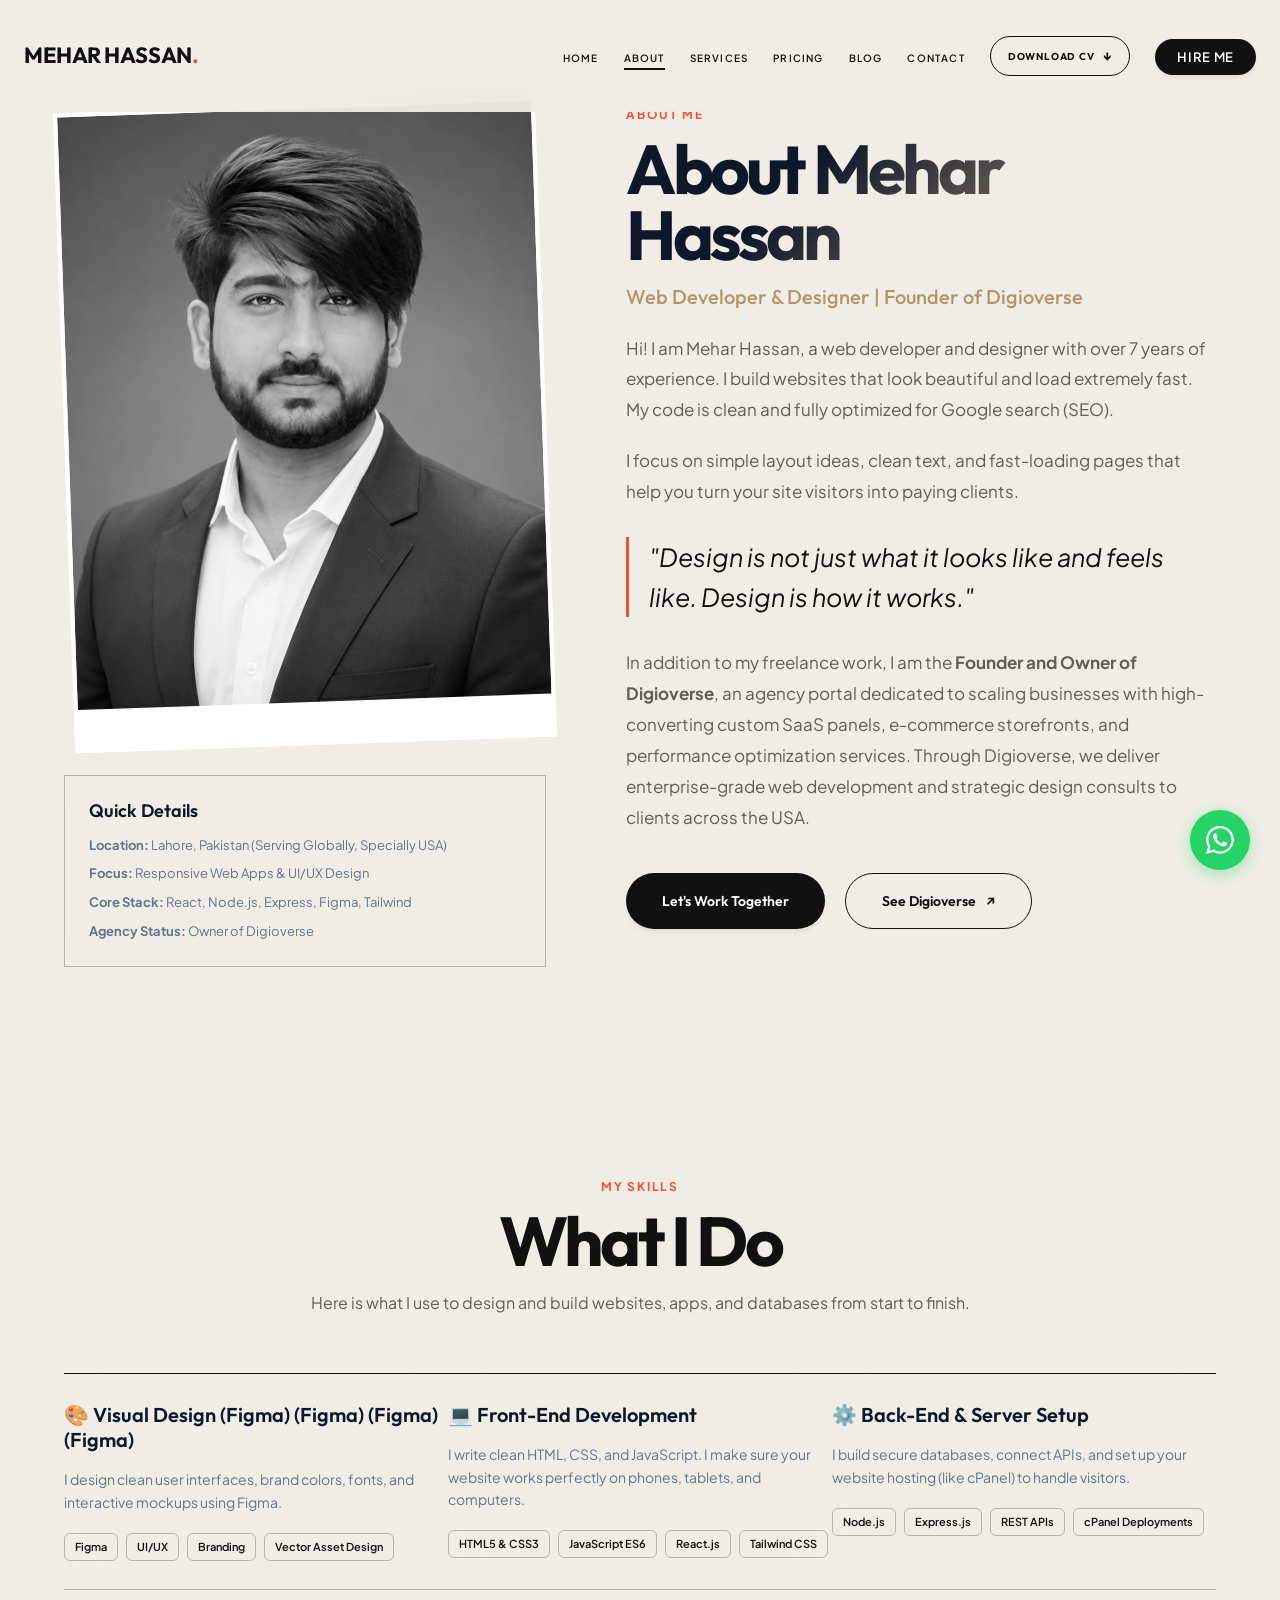
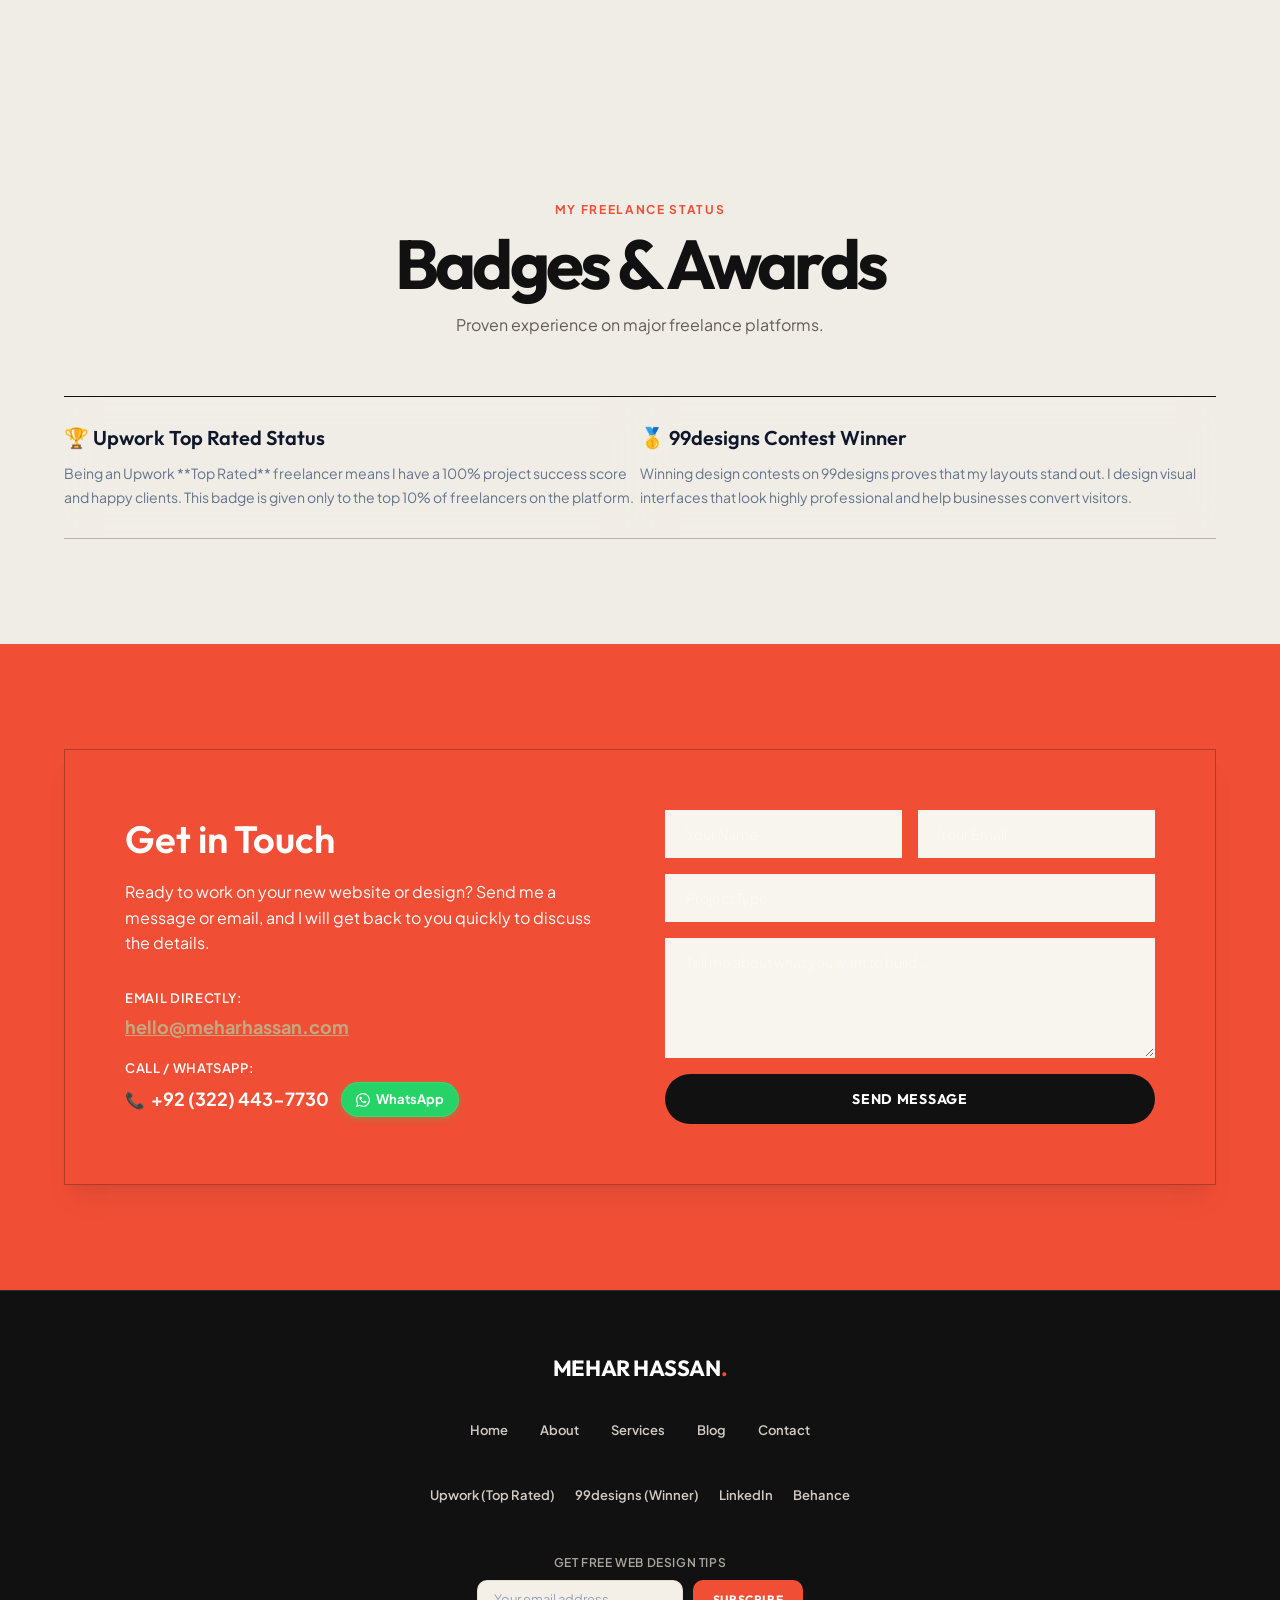
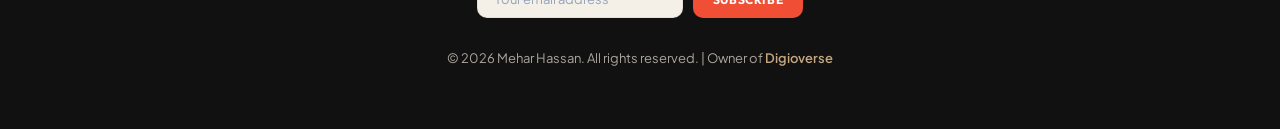
<file: website_prepped_for_cpanel/about.html>
<!doctype html>
<html lang="en">
  <head>
    <meta charset="UTF-8" />
    <meta name="viewport" content="width=device-width, initial-scale=1.0" />
    <title>About Mehar Hassan | Hire Professional Web Developer & Designer</title>
    
    <!-- SEO Meta Tags -->
    <meta name="title" content="About Mehar Hassan | Hire Professional Web Developer & Designer" />
    <meta name="description" content="Discover Mehar Hassan's profile. 7+ years of experience in custom React web development, Figma UI/UX design, and founder of Digioverse. Hire me for your next project." />
    <meta name="keywords" content="Mehar Hassan, About Mehar Hassan, Web Developer biography, Creative Designer biography, Digioverse Owner, Web Developer USA" />
    <meta name="author" content="Mehar Hassan" />
    <meta name="robots" content="index, follow" />
    
    <!-- Open Graph / Twitter -->
    <meta property="og:type" content="website" />
    <meta property="og:url" content="https://meharhassan.com/about" />
    <meta property="og:title" content="About Mehar Hassan | Hire Professional Web Developer & Designer" />
    <meta property="og:description" content="Discover Mehar Hassan's profile. 7+ years of experience in custom React web development, Figma UI/UX design, and founder of Digioverse. Hire me for your next project." />
    <meta property="og:image" content="https://meharhassan.com/mehar.jpg" />
    
    <link rel="canonical" href="https://meharhassan.com/about" />
    
    <!-- DNS Preconnect to Google Fonts for performance boost -->
    <link rel="preconnect" href="https://fonts.googleapis.com">
    <link rel="preconnect" href="https://fonts.gstatic.com" crossorigin>
    
    <link rel="icon" type="image/png" href="./favicon.png" />
    <link rel="apple-touch-icon" href="./favicon.png" />
    <link rel="stylesheet" href="./style.css">
    <link rel="stylesheet" href="./editorial-inner.css">
    
    <!-- Structured Data (JSON-LD Schema) for Google Profile & Author Credibility -->
    <script type="application/ld+json">
    {
      "@context": "https://schema.org",
      "@type": "ProfilePage",
      "mainEntity": {
        "@type": "Person",
        "name": "Mehar Hassan",
        "url": "https://meharhassan.com/about",
        "image": "https://meharhassan.com/mehar.jpg",
        "jobTitle": "Freelance Web Developer & UI/UX Designer",
        "email": "mailto:hello@meharhassan.com",
        "telephone": "+923224437730",
        "description": "Custom React web application developer and Figma UI/UX designer. Founder and owner of Digioverse.",
        "address": {
          "@type": "PostalAddress",
          "addressLocality": "Lahore",
          "addressRegion": "Punjab",
          "addressCountry": "PK"
        },
        "knowsLanguage": [
          "English",
          "Urdu"
        ],
        "knowsAbout": [
          "React.js",
          "Node.js",
          "Express.js",
          "JavaScript (ES6+)",
          "HTML5",
          "CSS3",
          "Tailwind CSS",
          "Figma",
          "UI/UX Design",
          "E-Commerce",
          "Shopify",
          "Stripe Payments",
          "REST APIs",
          "cPanel Deployments",
          "Search Engine Optimization (SEO)"
        ],
        "award": [
          "Upwork Top Rated Developer",
          "99designs Contest Winner"
        ],
        "brand": {
          "@type": "Brand",
          "name": "Digioverse",
          "url": "https://digioverse.com"
        },
        "sameAs": [
          "https://www.linkedin.com/in/meharhassan",
          "https://www.behance.net/meharhassan",
          "https://www.upwork.com/freelancers/~01a6b0c2e3d4f5g6h7"
        ]
      }
    }
    </script>
    <!-- Google Analytics (GA4) - Replace G-PN7CDHKNLW with your Measurement ID -->
    <script async src="https://www.googletagmanager.com/gtag/js?id=G-PN7CDHKNLW"></script>
    <script>
      window.dataLayer = window.dataLayer || [];
      function gtag(){dataLayer.push(arguments);}
      gtag('js', new Date());
      gtag('config', 'G-PN7CDHKNLW');
    </script>

  </head>
  <body>
    <!-- Header -->
    <header>
      <div class="container nav-container">
        <a href="/" class="logo">MEHAR HASSAN<span>.</span></a>
        
        <ul class="nav-menu">
          <li><a href="/" class="nav-link">Home</a></li>
          <li><a href="about.html" class="nav-link active">About</a></li>
          <li><a href="services.html" class="nav-link">Services</a></li>

          <li><a href="pricing.html" class="nav-link">Pricing</a></li>
          <li><a href="blog.html" class="nav-link">Blog</a></li>
          <li><a href="contact.html" class="nav-link">Contact</a></li>
          <li><a href="./Mehar-Hassan-CV.pdf" class="nav-cv" download="Mehar-Hassan-CV.pdf">Download CV</a></li>
          <li><a href="contact.html" class="nav-cta">Hire Me</a></li>
        </ul>
        
        <button class="menu-btn" aria-label="Toggle Menu">
          <span></span>
          <span></span>
          <span></span>
        </button>
      </div>
    </header>

    <!-- About Content Section -->
    <section class="section-padding" style="padding-top: 150px;">
      <div class="container about-grid">
        <div class="reveal">
          <div class="hero-image-container">
            <img src="./mehar.jpg" alt="Mehar Hassan Profile Picture" width="400" height="500" />
          </div>
          
          <div class="glass-card" style="margin-top: 30px; padding: 24px;">
            <h4 style="font-size: 18px; margin-bottom: 12px;">Quick Details</h4>
            <div style="font-size: 13px; color: var(--text-muted); display: grid; gap: 8px;">
              <div><strong>Location:</strong> Lahore, Pakistan (Serving Globally, Specially USA)</div>
              <div><strong>Focus:</strong> Responsive Web Apps & UI/UX Design</div>
              <div><strong>Core Stack:</strong> React, Node.js, Express, Figma, Tailwind</div>
              <div><strong>Agency Status:</strong> Owner of Digioverse</div>
            </div>
          </div>
        </div>
        
        <div class="about-text reveal" style="transition-delay: 200ms;">
          <span class="section-tag">About Me</span>
          <h1 class="section-title text-gradient">About Mehar Hassan</h1>
          <h3 style="font-size: 20px; font-weight: 500; color: var(--primary-gold-dark); margin-bottom: 24px;">Web Developer & Designer | Founder of Digioverse</h3>
          
          <p>Hi! I am Mehar Hassan, a web developer and designer with over 7 years of experience. I build websites that look beautiful and load extremely fast. My code is clean and fully optimized for Google search (SEO).</p>
          
          <p>I focus on simple layout ideas, clean text, and fast-loading pages that help you turn your site visitors into paying clients.</p>
          
          <div class="about-quote">
            "Design is not just what it looks like and feels like. Design is how it works."
          </div>
          
          <p>In addition to my freelance work, I am the <strong>Founder and Owner of Digioverse</strong>, an agency portal dedicated to scaling businesses with high-converting custom SaaS panels, e-commerce storefronts, and performance optimization services. Through Digioverse, we deliver enterprise-grade web development and strategic design consults to clients across the USA.</p>
          
          <div style="margin-top: 40px; display: flex; gap: 20px;">
            <a href="contact.html" class="btn-primary">Let's Work Together</a>
            <a href="https://digioverse.com" target="_blank" rel="noopener" class="btn-secondary">
              See Digioverse 
              <span style="font-size: 14px;">↗</span>
            </a>
          </div>
        </div>
      </div>
    </section>

    <!-- Skills Section -->
    <section class="section-padding" style="background: rgba(255,255,255,0.25);">
      <div class="container">
        <div class="section-header reveal">
          <span class="section-tag">My Skills</span>
          <h2 class="section-title">What I Do</h2>
          <p class="section-subtitle">Here is what I use to design and build websites, apps, and databases from start to finish.</p>
        </div>
        
        <div class="services-grid">
          <div class="glass-card reveal">
            <h3 style="font-size: 20px; margin-bottom: 16px;">🎨 Visual Design (Figma) (Figma) (Figma) (Figma)</h3>
            <p style="font-size: 14px; color: var(--text-muted);">I design clean user interfaces, brand colors, fonts, and interactive mockups using Figma.</p>
            <div style="margin-top: 20px; display: flex; flex-wrap: wrap; gap: 8px;">
              <span class="service-tag">Figma</span>
              <span class="service-tag">UI/UX</span>
              <span class="service-tag">Branding</span>
              <span class="service-tag">Vector Asset Design</span>
            </div>
          </div>
          
          <div class="glass-card reveal" style="transition-delay: 150ms;">
            <h3 style="font-size: 20px; margin-bottom: 16px;">💻 Front-End Development</h3>
            <p style="font-size: 14px; color: var(--text-muted);">I write clean HTML, CSS, and JavaScript. I make sure your website works perfectly on phones, tablets, and computers.</p>
            <div style="margin-top: 20px; display: flex; flex-wrap: wrap; gap: 8px;">
              <span class="service-tag">HTML5 & CSS3</span>
              <span class="service-tag">JavaScript ES6</span>
              <span class="service-tag">React.js</span>
              <span class="service-tag">Tailwind CSS</span>
            </div>
          </div>
          
          <div class="glass-card reveal" style="transition-delay: 300ms;">
            <h3 style="font-size: 20px; margin-bottom: 16px;">⚙️ Back-End & Server Setup</h3>
            <p style="font-size: 14px; color: var(--text-muted);">I build secure databases, connect APIs, and set up your website hosting (like cPanel) to handle visitors.</p>
            <div style="margin-top: 20px; display: flex; flex-wrap: wrap; gap: 8px;">
              <span class="service-tag">Node.js</span>
              <span class="service-tag">Express.js</span>
              <span class="service-tag">REST APIs</span>
              <span class="service-tag">cPanel Deployments</span>
            </div>
          </div>
        </div>
      </div>
    </section>

    
    <!-- Awards & Accolades Section -->
    <section class="section-padding" style="background: rgba(255,255,255,0.15);">
      <div class="container">
        <div class="section-header reveal">
          <span class="section-tag">My Freelance Status</span>
          <h2 class="section-title">Badges & Awards</h2>
          <p class="section-subtitle">Proven experience on major freelance platforms.</p>
        </div>
        
        <div class="services-grid" style="grid-template-columns: 1fr 1fr; gap: 30px;">
          <div class="glass-card reveal">
            <h3 style="font-size: 20px; margin-bottom: 12px; color: var(--primary-navy);">🏆 Upwork Top Rated Status</h3>
            <p style="font-size: 14px; color: var(--text-muted); line-height: 1.7;">
              Being an Upwork **Top Rated** freelancer means I have a 100% project success score and happy clients. This badge is given only to the top 10% of freelancers on the platform.
            </p>
          </div>
          <div class="glass-card reveal" style="transition-delay: 150ms;">
            <h3 style="font-size: 20px; margin-bottom: 12px; color: var(--primary-navy);">🥇 99designs Contest Winner</h3>
            <p style="font-size: 14px; color: var(--text-muted); line-height: 1.7;">
              Winning design contests on 99designs proves that my layouts stand out. I design visual interfaces that look highly professional and help businesses convert visitors.
            </p>
          </div>
        </div>
      </div>
    </section>

    <!-- Bottom Contact Form (CTA Form Everywhere) -->
    <section class="section-padding cta-section">
      <div class="container">
        <div class="cta-box reveal">
          <div class="cta-text">
            <h2>Get in Touch</h2>
            <p>Ready to work on your new website or design? Send me a message or email, and I will get back to you quickly to discuss the details.</p>
            <div style="margin-top: 24px; display: flex; flex-direction: column; gap: 16px;">
              <div>
                <p style="margin-bottom: 4px; font-weight: 600; color: rgba(255,255,255,0.8); font-size: 13px; text-transform: uppercase; letter-spacing: 0.05em;">Email directly:</p>
                <a href="mailto:hello@meharhassan.com" style="color: var(--primary-gold); font-size: 18px; font-weight: 700; text-decoration: underline;">hello@meharhassan.com</a>
              </div>
              <div>
                <p style="margin-bottom: 4px; font-weight: 600; color: rgba(255,255,255,0.8); font-size: 13px; text-transform: uppercase; letter-spacing: 0.05em;">Call / WhatsApp:</p>
                <div style="display: flex; flex-wrap: wrap; gap: 12px; align-items: center; margin-top: 4px;">
                  <a href="tel:+923224437730" style="color: white; font-size: 18px; font-weight: 700; text-decoration: none; display: inline-flex; align-items: center; gap: 6px;">
                    <span style="font-size: 16px;">📞</span> +92 (322) 443-7730
                  </a>
                  <a href="https://wa.me/923224437730?text=Hi%20Mehar,%20I'm%20interested%20in%20your%20web%20services" target="_blank" rel="noopener" class="whatsapp-btn" style="display: inline-flex; align-items: center; gap: 6px; background: #25d366; color: white !important; padding: 6px 14px; border-radius: 20px; font-size: 13px; font-weight: 700; text-decoration: none; transition: all 0.3s ease; border: 1px solid rgba(255,255,255,0.1); box-shadow: 0 2px 6px rgba(37, 211, 102, 0.3);">
                    <svg xmlns="http://www.w3.org/2000/svg" width="14" height="14" fill="currentColor" viewBox="0 0 16 16" style="vertical-align: middle;">
                      <path d="M13.601 2.326A7.854 7.854 0 0 0 7.994 0C3.627 0 .068 3.558.064 7.926c0 1.399.366 2.76 1.057 3.965L0 16l4.204-1.102a7.933 7.933 0 0 0 3.79.907h.004c4.368 0 7.926-3.558 7.93-7.93A7.898 7.898 0 0 0 13.6 2.326zM7.994 14.521a6.573 6.573 0 0 1-3.356-.92l-.24-.144-2.494.654.666-2.433-.156-.251a6.56 6.56 0 0 1-1.007-3.505c0-3.626 2.957-6.584 6.591-6.584a6.56 6.56 0 0 1 4.66 1.931 6.557 6.557 0 0 1 1.928 4.66c-.004 3.639-2.961 6.592-6.592 6.592zm3.69-4.98c-.202-.1-1.195-.59-1.378-.654-.182-.064-.315-.1-.447.1-.132.196-.512.654-.627.784-.114.13-.228.144-.43.045-.202-.1-.853-.314-1.624-1.002-.599-.535-1.004-1.197-1.122-1.4-.117-.195-.013-.3.088-.4.09-.09.202-.236.3-.354.097-.118.13-.2.196-.334.066-.134.033-.252-.017-.353-.05-.1-.447-1.077-.611-1.472-.16-.388-.323-.335-.447-.341-.115-.006-.247-.007-.38-.007a.729.729 0 0 0-.529.247c-.182.196-.693.677-.693 1.654 0 .977.71 1.916.81 2.049.098.133 1.394 2.132 3.383 2.992.47.205.84.326 1.129.418.475.152.904.129 1.246.08.38-.058 1.195-.488 1.362-.96.166-.472.166-.875.117-.96-.05-.085-.18-.13-.382-.23z"/>
                    </svg>
                    WhatsApp
                  </a>
                </div>
              </div>
            </div>
          </div>
          
          <div class="cta-form">
            <form class="contact-form-element">
              <div class="form-group-row">
                <input type="text" class="form-input" placeholder="Your Name" required />
                <input type="email" class="form-input" placeholder="Your Email" required />
              </div>
              <input type="text" class="form-input" placeholder="Project Type" required />
              <textarea class="form-input form-textarea" placeholder="Tell me about what you want to build..." required></textarea>
              <button type="submit" class="btn-form">Send Message</button>
            </form>
          </div>
        </div>
      </div>
    </section>

    <!-- Footer -->
    <footer>
      <div class="container footer-grid">
        <a href="/" class="logo">MEHAR HASSAN<span>.</span></a>
        
        <ul class="footer-links">
          <li><a href="/" class="footer-link">Home</a></li>
          <li><a href="about.html" class="footer-link">About</a></li>
          <li><a href="services.html" class="footer-link">Services</a></li>
          <li><a href="blog.html" class="footer-link">Blog</a></li>
          <li><a href="contact.html" class="footer-link">Contact</a></li>
        </ul>
        <ul class="footer-links" style="margin-top: 10px; gap: 20px;">
          <li><a href="https://www.upwork.com/freelancers/~01a6b0c2e3d4f5g6h7" target="_blank" rel="noopener" class="footer-link">Upwork (Top Rated)</a></li>
          <li><a href="https://99designs.com/profiles/meharhassan" target="_blank" rel="noopener" class="footer-link">99designs (Winner)</a></li>
          <li><a href="https://www.linkedin.com/in/meharhassan" target="_blank" rel="noopener" class="footer-link">LinkedIn</a></li>
          <li><a href="https://www.behance.net/meharhassan" target="_blank" rel="noopener" class="footer-link">Behance</a></li>
        </ul>

        

        <div style="margin-top: 16px;">
          <p style="font-size: 12px; color: var(--text-light); margin-bottom: 8px; font-weight: 600; text-transform: uppercase; letter-spacing: 0.05em;">Get Free Web Design Tips</p>
          <form class="footer-newsletter" onsubmit="return false;">
            <input type="email" class="newsletter-input" placeholder="Your email address" required />
            <button type="submit" class="newsletter-btn">Subscribe</button>
          </form>
        </div>



        <div class="footer-copy">
          <p>© 2026 Mehar Hassan. All rights reserved. | Owner of <a href="https://digioverse.com" target="_blank" rel="noopener" style="color: var(--primary-gold); font-weight: 600;">Digioverse</a></p>
        </div>
      </div>
    </footer>

    <!-- Master JS -->
    <script src="./script.js"></script>
    <script src="./editorial-mode.js"></script>
  </body>
</html>
</file>
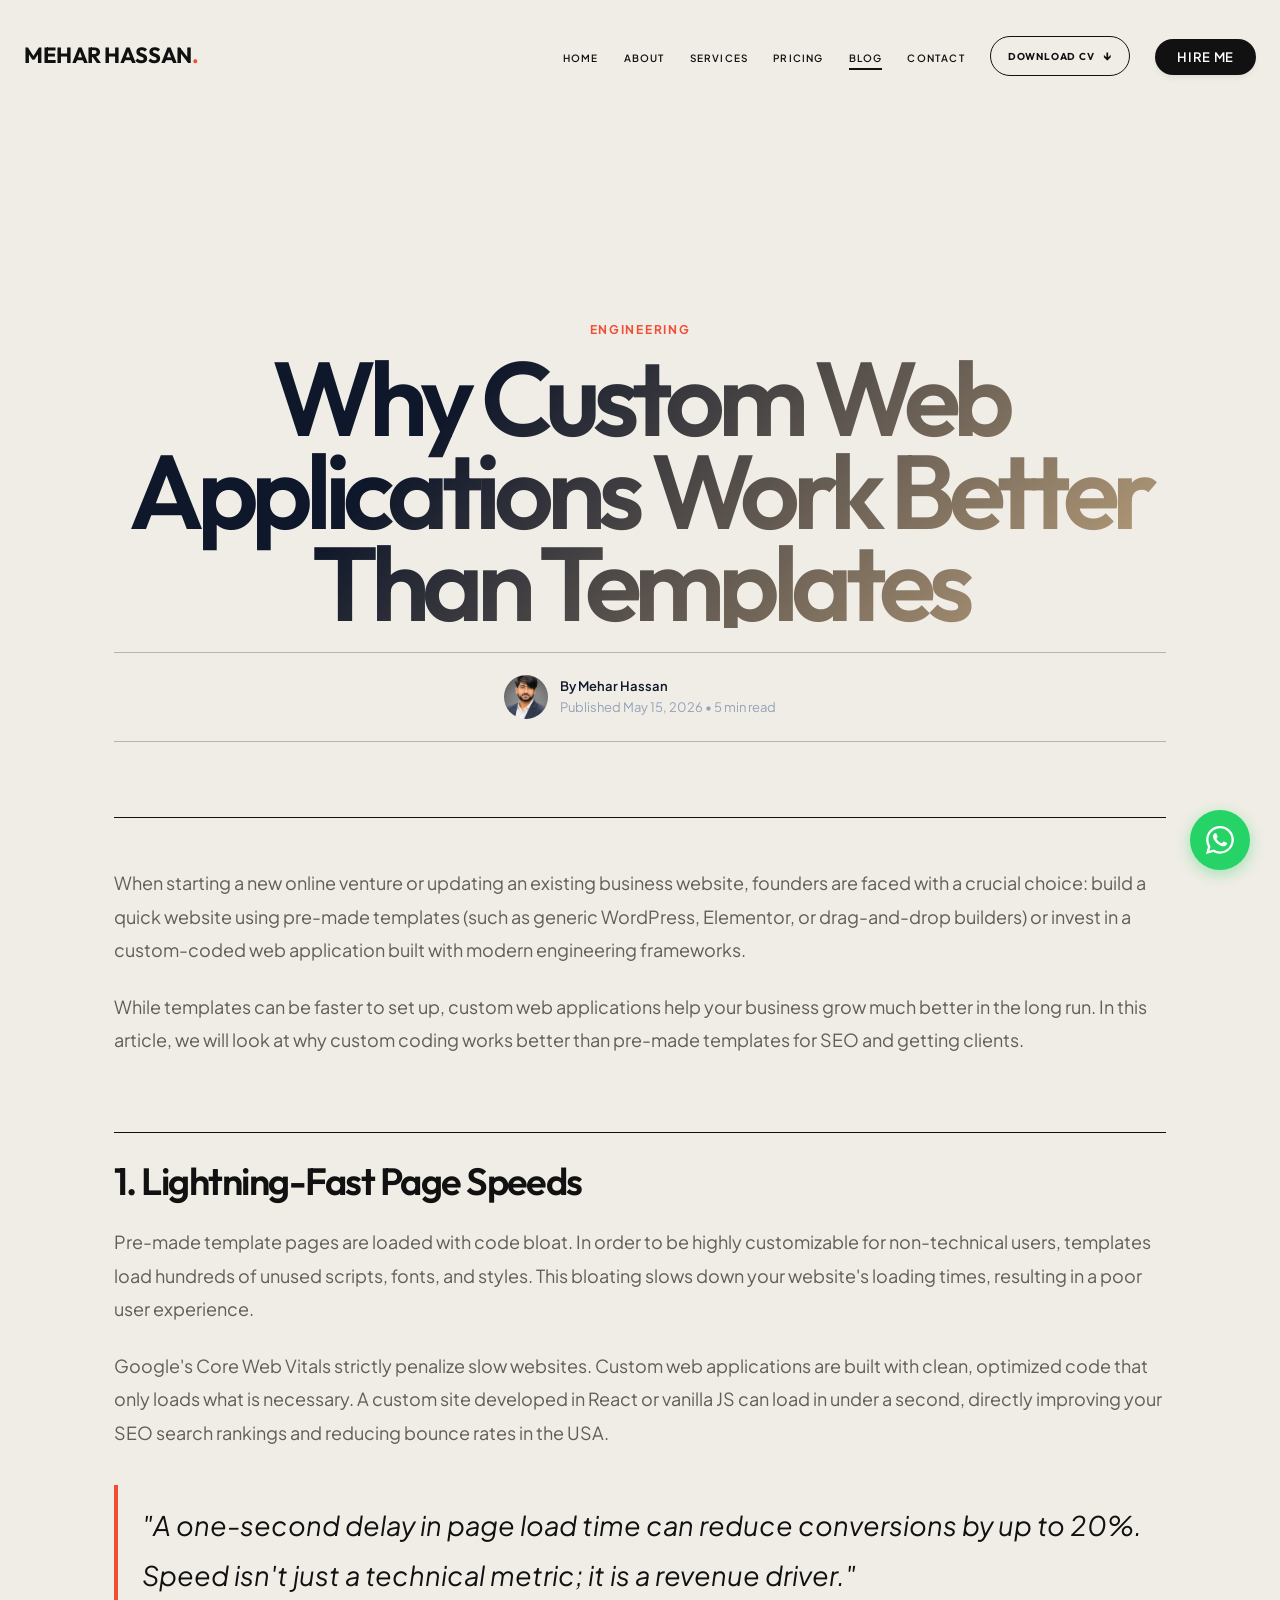
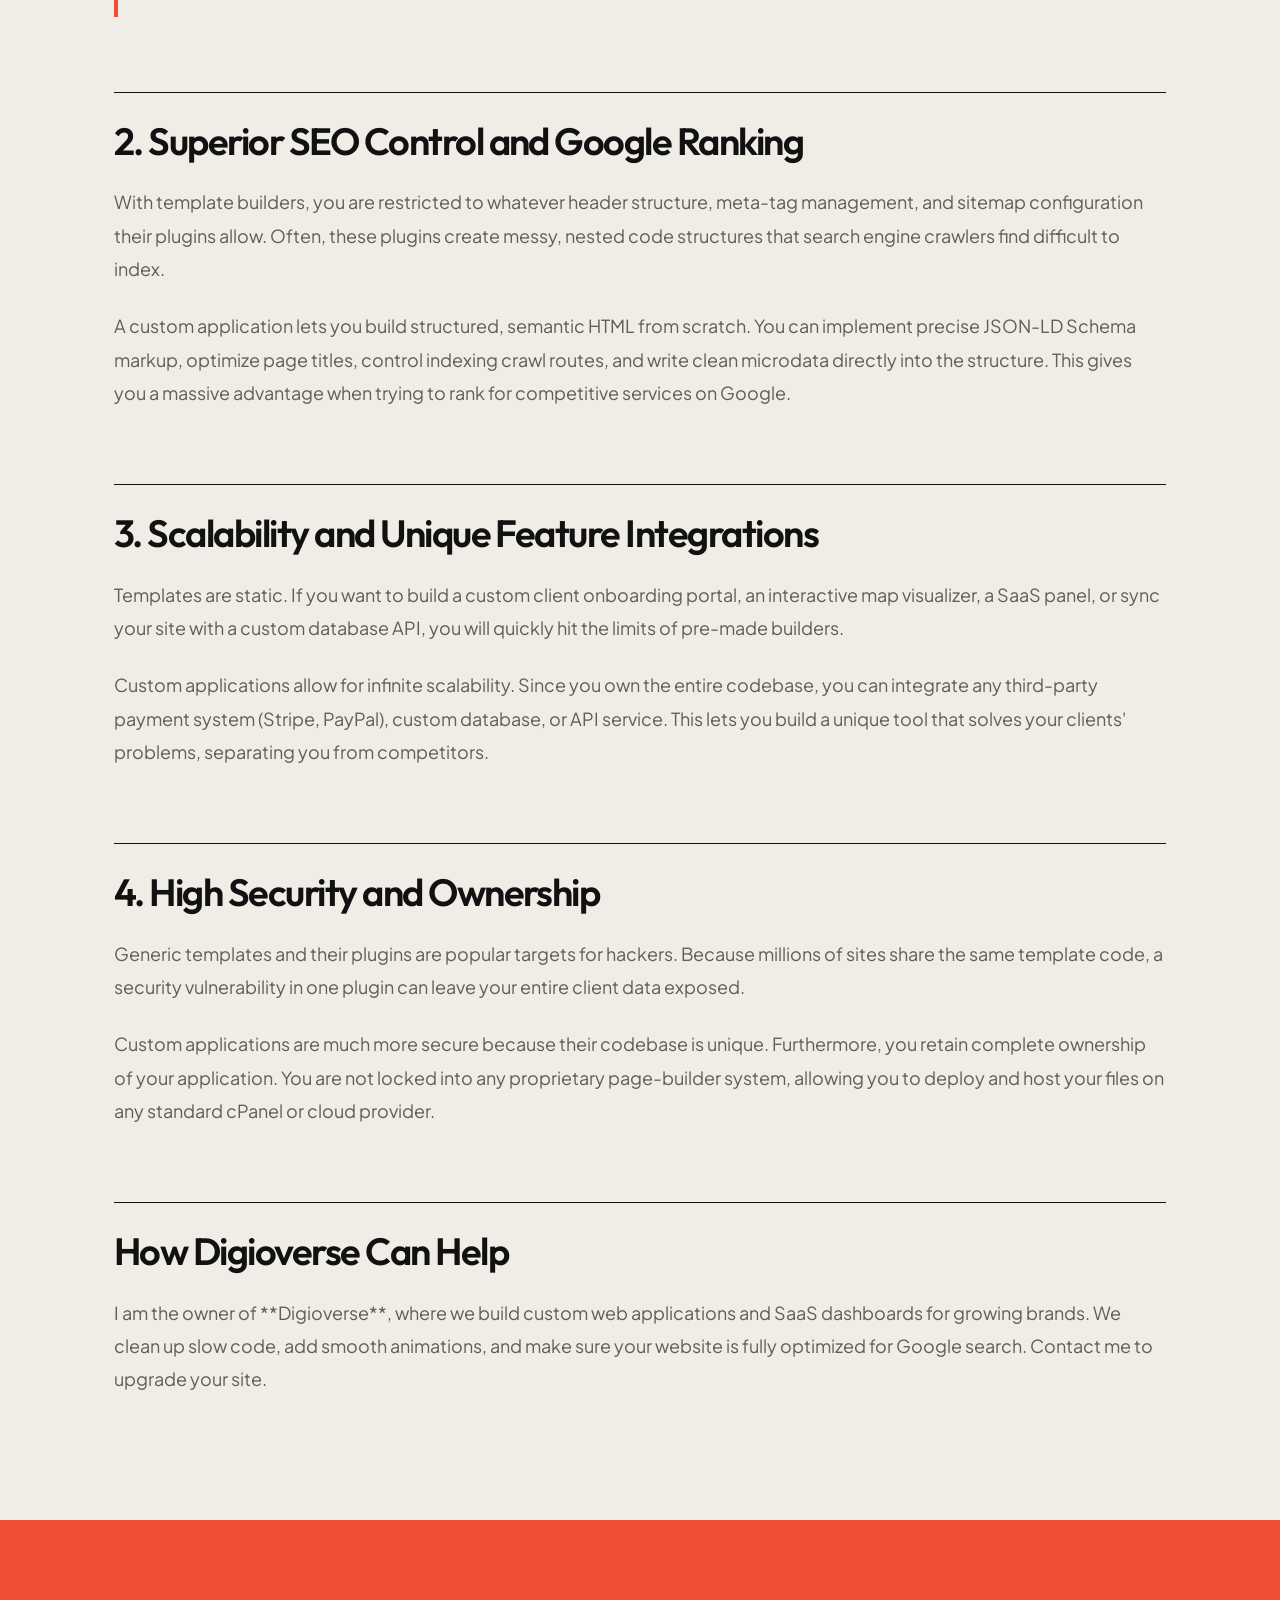
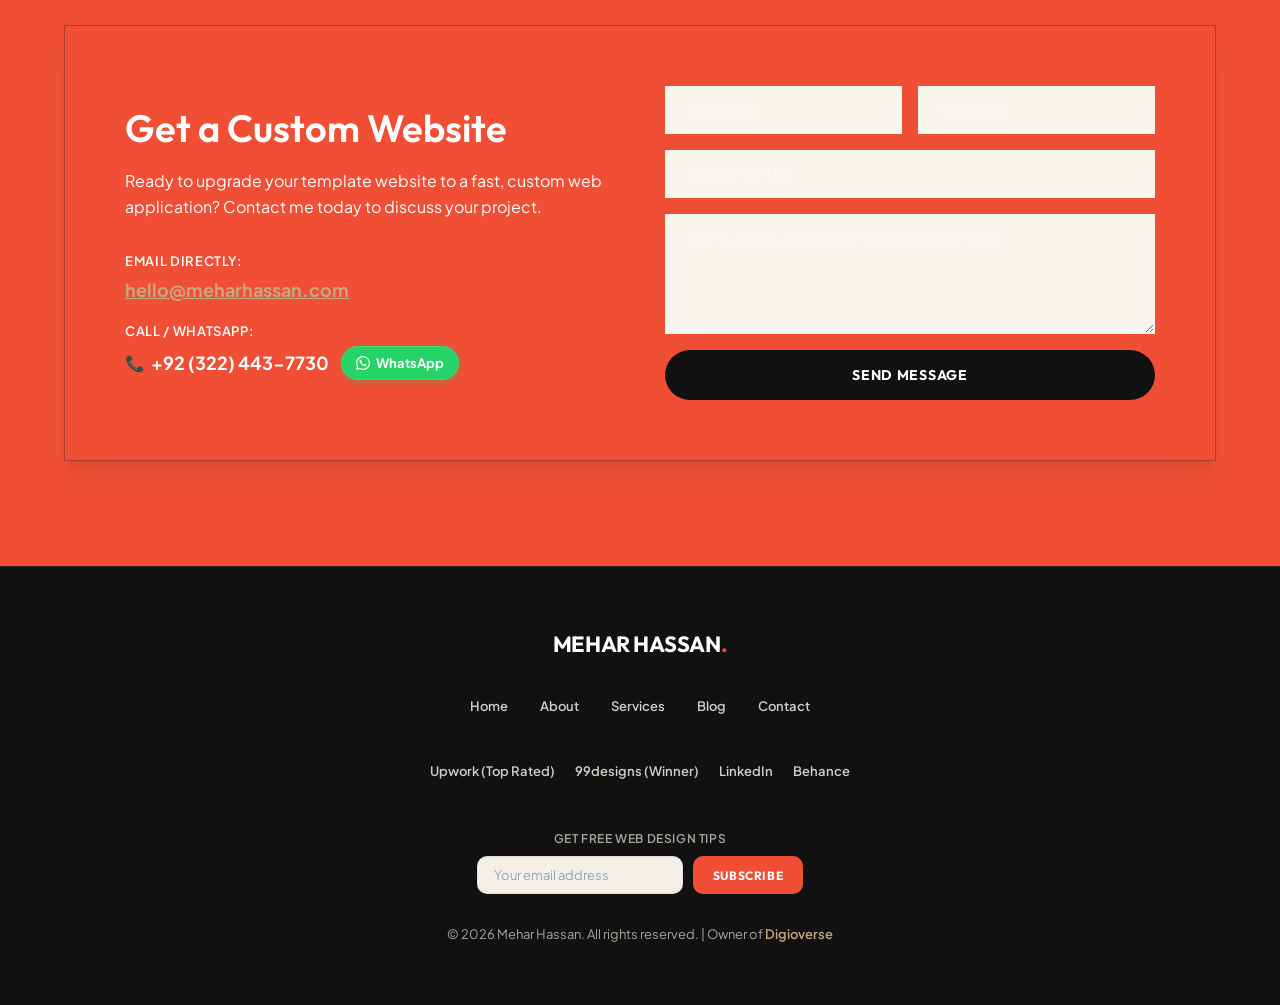
<file: website_prepped_for_cpanel/article-custom-saas-benefits.html>
<!doctype html>
<html lang="en">
  <head>
    <meta charset="UTF-8" />
    <meta name="viewport" content="width=device-width, initial-scale=1.0" />
    <title>Why Custom-Coded Web Apps Outperform Website Templates</title>
    
    <!-- SEO Meta Tags -->
    <meta name="title" content="Why Custom-Coded Web Apps Outperform Website Templates" />
    <meta name="description" content="Learn why custom web applications work better than pre-made templates for page loading speed, security, and search engine Google ranking." />
    <meta name="keywords" content="Custom Web Applications, Custom SaaS development, custom code vs templates, custom dashboard builder, bespoke design" />
    <meta name="author" content="Mehar Hassan" />
    <meta name="robots" content="index, follow" />
    
    <!-- Open Graph / Twitter -->
    <meta property="og:type" content="article" />
    <meta property="og:url" content="https://meharhassan.com/article-custom-saas-benefits" />
    <meta property="og:title" content="Why Custom-Coded Web Apps Outperform Website Templates" />
    <meta property="og:description" content="Learn why custom web applications work better than pre-made templates for page loading speed, security, and search engine Google ranking." />
    <meta property="og:image" content="https://meharhassan.com/mehar.jpg" />
    
    <link rel="canonical" href="https://meharhassan.com/article-custom-saas-benefits" />
    
    <!-- DNS Preconnect to Google Fonts for performance boost -->
    <link rel="preconnect" href="https://fonts.googleapis.com">
    <link rel="preconnect" href="https://fonts.gstatic.com" crossorigin>
    
    <link rel="icon" type="image/png" href="./favicon.png" />
    <link rel="apple-touch-icon" href="./favicon.png" />
    <link rel="stylesheet" href="./style.css">
    <link rel="stylesheet" href="./editorial-inner.css">
    
    <!-- Structured Data (JSON-LD Schema) for Google Search Rich Article Listing -->
    <script type="application/ld+json">
    {
      "@context": "https://schema.org",
      "@type": "BlogPosting",
      "headline": "Why Custom Web Applications Work Better Than Templates",
      "image": "https://meharhassan.com/mehar.jpg",
      "datePublished": "2026-05-15T07:00:00Z",
      "dateModified": "2026-05-15T07:00:00Z",
      "author": {
        "@type": "Person",
        "name": "Mehar Hassan",
        "url": "https://meharhassan.com/about"
      },
      "publisher": {
        "@type": "Organization",
        "name": "Digioverse",
        "logo": {
          "@type": "ImageObject",
          "url": "https://meharhassan.com/mehar.jpg"
        }
      },
      "description": "Learn why custom web applications work better than templates for speed, security, and search engine ranking."
    }
    </script>
    <!-- Google Analytics (GA4) - Replace G-PN7CDHKNLW with your Measurement ID -->
    <script async src="https://www.googletagmanager.com/gtag/js?id=G-PN7CDHKNLW"></script>
    <script>
      window.dataLayer = window.dataLayer || [];
      function gtag(){dataLayer.push(arguments);}
      gtag('js', new Date());
      gtag('config', 'G-PN7CDHKNLW');
    </script>

  </head>
  <body>
    <!-- Header -->
    <header>
      <div class="container nav-container">
        <a href="/" class="logo">MEHAR HASSAN<span>.</span></a>
        
        <ul class="nav-menu">
          <li><a href="/" class="nav-link">Home</a></li>
          <li><a href="about.html" class="nav-link">About</a></li>
          <li><a href="services.html" class="nav-link">Services</a></li>

          <li><a href="pricing.html" class="nav-link">Pricing</a></li>
          <li><a href="blog.html" class="nav-link active">Blog</a></li>
          <li><a href="contact.html" class="nav-link">Contact</a></li>
          <li><a href="./Mehar-Hassan-CV.pdf" class="nav-cv" download="Mehar-Hassan-CV.pdf">Download CV</a></li>
          <li><a href="contact.html" class="nav-cta">Hire Me</a></li>
        </ul>
        
        <button class="menu-btn" aria-label="Toggle Menu">
          <span></span>
          <span></span>
          <span></span>
        </button>
      </div>
    </header>

    <!-- Article Content -->
    <article class="container article-container">
      <div class="article-header reveal">
        <span class="article-category">Engineering</span>
        <h1 class="article-main-title text-gradient">Why Custom Web Applications Work Better Than Templates</h1>
        
        <div class="article-author-meta">
          <img src="./mehar.jpg" alt="Mehar Hassan" class="article-avatar" width="44" height="44" />
          <div class="article-meta-text">
            <div class="article-meta-name">By Mehar Hassan</div>
            <div class="article-meta-date">Published May 15, 2026 • 5 min read</div>
          </div>
        </div>
      </div>

      <div class="article-content reveal" style="transition-delay: 150ms;">
        <p>When starting a new online venture or updating an existing business website, founders are faced with a crucial choice: build a quick website using pre-made templates (such as generic WordPress, Elementor, or drag-and-drop builders) or invest in a custom-coded web application built with modern engineering frameworks.</p>
        
        <p>While templates can be faster to set up, custom web applications help your business grow much better in the long run. In this article, we will look at why custom coding works better than pre-made templates for SEO and getting clients.</p>

        <h2>1. Lightning-Fast Page Speeds</h2>
        <p>Pre-made template pages are loaded with code bloat. In order to be highly customizable for non-technical users, templates load hundreds of unused scripts, fonts, and styles. This bloating slows down your website's loading times, resulting in a poor user experience.</p>
        <p>Google's Core Web Vitals strictly penalize slow websites. Custom web applications are built with clean, optimized code that only loads what is necessary. A custom site developed in React or vanilla JS can load in under a second, directly improving your SEO search rankings and reducing bounce rates in the USA.</p>

        <blockquote>
          "A one-second delay in page load time can reduce conversions by up to 20%. Speed isn't just a technical metric; it is a revenue driver."
        </blockquote>

        <h2>2. Superior SEO Control and Google Ranking</h2>
        <p>With template builders, you are restricted to whatever header structure, meta-tag management, and sitemap configuration their plugins allow. Often, these plugins create messy, nested code structures that search engine crawlers find difficult to index.</p>
        <p>A custom application lets you build structured, semantic HTML from scratch. You can implement precise JSON-LD Schema markup, optimize page titles, control indexing crawl routes, and write clean microdata directly into the structure. This gives you a massive advantage when trying to rank for competitive services on Google.</p>

        <h2>3. Scalability and Unique Feature Integrations</h2>
        <p>Templates are static. If you want to build a custom client onboarding portal, an interactive map visualizer, a SaaS panel, or sync your site with a custom database API, you will quickly hit the limits of pre-made builders.</p>
        <p>Custom applications allow for infinite scalability. Since you own the entire codebase, you can integrate any third-party payment system (Stripe, PayPal), custom database, or API service. This lets you build a unique tool that solves your clients' problems, separating you from competitors.</p>

        <h2>4. High Security and Ownership</h2>
        <p>Generic templates and their plugins are popular targets for hackers. Because millions of sites share the same template code, a security vulnerability in one plugin can leave your entire client data exposed.</p>
        <p>Custom applications are much more secure because their codebase is unique. Furthermore, you retain complete ownership of your application. You are not locked into any proprietary page-builder system, allowing you to deploy and host your files on any standard cPanel or cloud provider.</p>

        <h2>How Digioverse Can Help</h2>
        <p>I am the owner of **Digioverse**, where we build custom web applications and SaaS dashboards for growing brands. We clean up slow code, add smooth animations, and make sure your website is fully optimized for Google search. Contact me to upgrade your site.</p>
      </div>
    </article>

    <!-- Bottom Contact Form -->
    <section class="section-padding cta-section" style="background: rgba(255,255,255,0.15);">
      <div class="container">
        <div class="cta-box reveal">
          <div class="cta-text">
            <h2>Get a Custom Website</h2>
            <p>Ready to upgrade your template website to a fast, custom web application? Contact me today to discuss your project.</p>
            <div style="margin-top: 24px; display: flex; flex-direction: column; gap: 16px;">
              <div>
                <p style="margin-bottom: 4px; font-weight: 600; color: rgba(255,255,255,0.8); font-size: 13px; text-transform: uppercase; letter-spacing: 0.05em;">Email directly:</p>
                <a href="mailto:hello@meharhassan.com" style="color: var(--primary-gold); font-size: 18px; font-weight: 700; text-decoration: underline;">hello@meharhassan.com</a>
              </div>
              <div>
                <p style="margin-bottom: 4px; font-weight: 600; color: rgba(255,255,255,0.8); font-size: 13px; text-transform: uppercase; letter-spacing: 0.05em;">Call / WhatsApp:</p>
                <div style="display: flex; flex-wrap: wrap; gap: 12px; align-items: center; margin-top: 4px;">
                  <a href="tel:+923224437730" style="color: white; font-size: 18px; font-weight: 700; text-decoration: none; display: inline-flex; align-items: center; gap: 6px;">
                    <span style="font-size: 16px;">📞</span> +92 (322) 443-7730
                  </a>
                  <a href="https://wa.me/923224437730?text=Hi%20Mehar,%20I'm%20interested%20in%20your%20web%20services" target="_blank" rel="noopener" class="whatsapp-btn" style="display: inline-flex; align-items: center; gap: 6px; background: #25d366; color: white !important; padding: 6px 14px; border-radius: 20px; font-size: 13px; font-weight: 700; text-decoration: none; transition: all 0.3s ease; border: 1px solid rgba(255,255,255,0.1); box-shadow: 0 2px 6px rgba(37, 211, 102, 0.3);">
                    <svg xmlns="http://www.w3.org/2000/svg" width="14" height="14" fill="currentColor" viewBox="0 0 16 16" style="vertical-align: middle;">
                      <path d="M13.601 2.326A7.854 7.854 0 0 0 7.994 0C3.627 0 .068 3.558.064 7.926c0 1.399.366 2.76 1.057 3.965L0 16l4.204-1.102a7.933 7.933 0 0 0 3.79.907h.004c4.368 0 7.926-3.558 7.93-7.93A7.898 7.898 0 0 0 13.6 2.326zM7.994 14.521a6.573 6.573 0 0 1-3.356-.92l-.24-.144-2.494.654.666-2.433-.156-.251a6.56 6.56 0 0 1-1.007-3.505c0-3.626 2.957-6.584 6.591-6.584a6.56 6.56 0 0 1 4.66 1.931 6.557 6.557 0 0 1 1.928 4.66c-.004 3.639-2.961 6.592-6.592 6.592zm3.69-4.98c-.202-.1-1.195-.59-1.378-.654-.182-.064-.315-.1-.447.1-.132.196-.512.654-.627.784-.114.13-.228.144-.43.045-.202-.1-.853-.314-1.624-1.002-.599-.535-1.004-1.197-1.122-1.4-.117-.195-.013-.3.088-.4.09-.09.202-.236.3-.354.097-.118.13-.2.196-.334.066-.134.033-.252-.017-.353-.05-.1-.447-1.077-.611-1.472-.16-.388-.323-.335-.447-.341-.115-.006-.247-.007-.38-.007a.729.729 0 0 0-.529.247c-.182.196-.693.677-.693 1.654 0 .977.71 1.916.81 2.049.098.133 1.394 2.132 3.383 2.992.47.205.84.326 1.129.418.475.152.904.129 1.246.08.38-.058 1.195-.488 1.362-.96.166-.472.166-.875.117-.96-.05-.085-.18-.13-.382-.23z"/>
                    </svg>
                    WhatsApp
                  </a>
                </div>
              </div>
            </div>
          </div>
          
          <div class="cta-form">
            <form class="contact-form-element">
              <div class="form-group-row">
                <input type="text" class="form-input" placeholder="Your Name" required />
                <input type="email" class="form-input" placeholder="Your Email" required />
              </div>
              <input type="text" class="form-input" placeholder="Current Site URL" required />
              <textarea class="form-input form-textarea" placeholder="Tell me about your custom feature requirements..." required></textarea>
              <button type="submit" class="btn-form">Send Message</button>
            </form>
          </div>
        </div>
      </div>
    </section>

    <!-- Footer -->
    <footer>
      <div class="container footer-grid">
        <a href="/" class="logo">MEHAR HASSAN<span>.</span></a>
        
        <ul class="footer-links">
          <li><a href="/" class="footer-link">Home</a></li>
          <li><a href="about.html" class="footer-link">About</a></li>
          <li><a href="services.html" class="footer-link">Services</a></li>
          <li><a href="blog.html" class="footer-link">Blog</a></li>
          <li><a href="contact.html" class="footer-link">Contact</a></li>
        </ul>
        <ul class="footer-links" style="margin-top: 10px; gap: 20px;">
          <li><a href="https://www.upwork.com/freelancers/~01a6b0c2e3d4f5g6h7" target="_blank" rel="noopener" class="footer-link">Upwork (Top Rated)</a></li>
          <li><a href="https://99designs.com/profiles/meharhassan" target="_blank" rel="noopener" class="footer-link">99designs (Winner)</a></li>
          <li><a href="https://www.linkedin.com/in/meharhassan" target="_blank" rel="noopener" class="footer-link">LinkedIn</a></li>
          <li><a href="https://www.behance.net/meharhassan" target="_blank" rel="noopener" class="footer-link">Behance</a></li>
        </ul>

        

        <div style="margin-top: 16px;">
          <p style="font-size: 12px; color: var(--text-light); margin-bottom: 8px; font-weight: 600; text-transform: uppercase; letter-spacing: 0.05em;">Get Free Web Design Tips</p>
          <form class="footer-newsletter" onsubmit="return false;">
            <input type="email" class="newsletter-input" placeholder="Your email address" required />
            <button type="submit" class="newsletter-btn">Subscribe</button>
          </form>
        </div>



        <div class="footer-copy">
          <p>© 2026 Mehar Hassan. All rights reserved. | Owner of <a href="https://digioverse.com" target="_blank" rel="noopener" style="color: var(--primary-gold); font-weight: 600;">Digioverse</a></p>
        </div>
      </div>
    </footer>

    <!-- Master JS -->
    <script src="./script.js"></script>
    <script src="./editorial-mode.js"></script>
  </body>
</html>
</file>
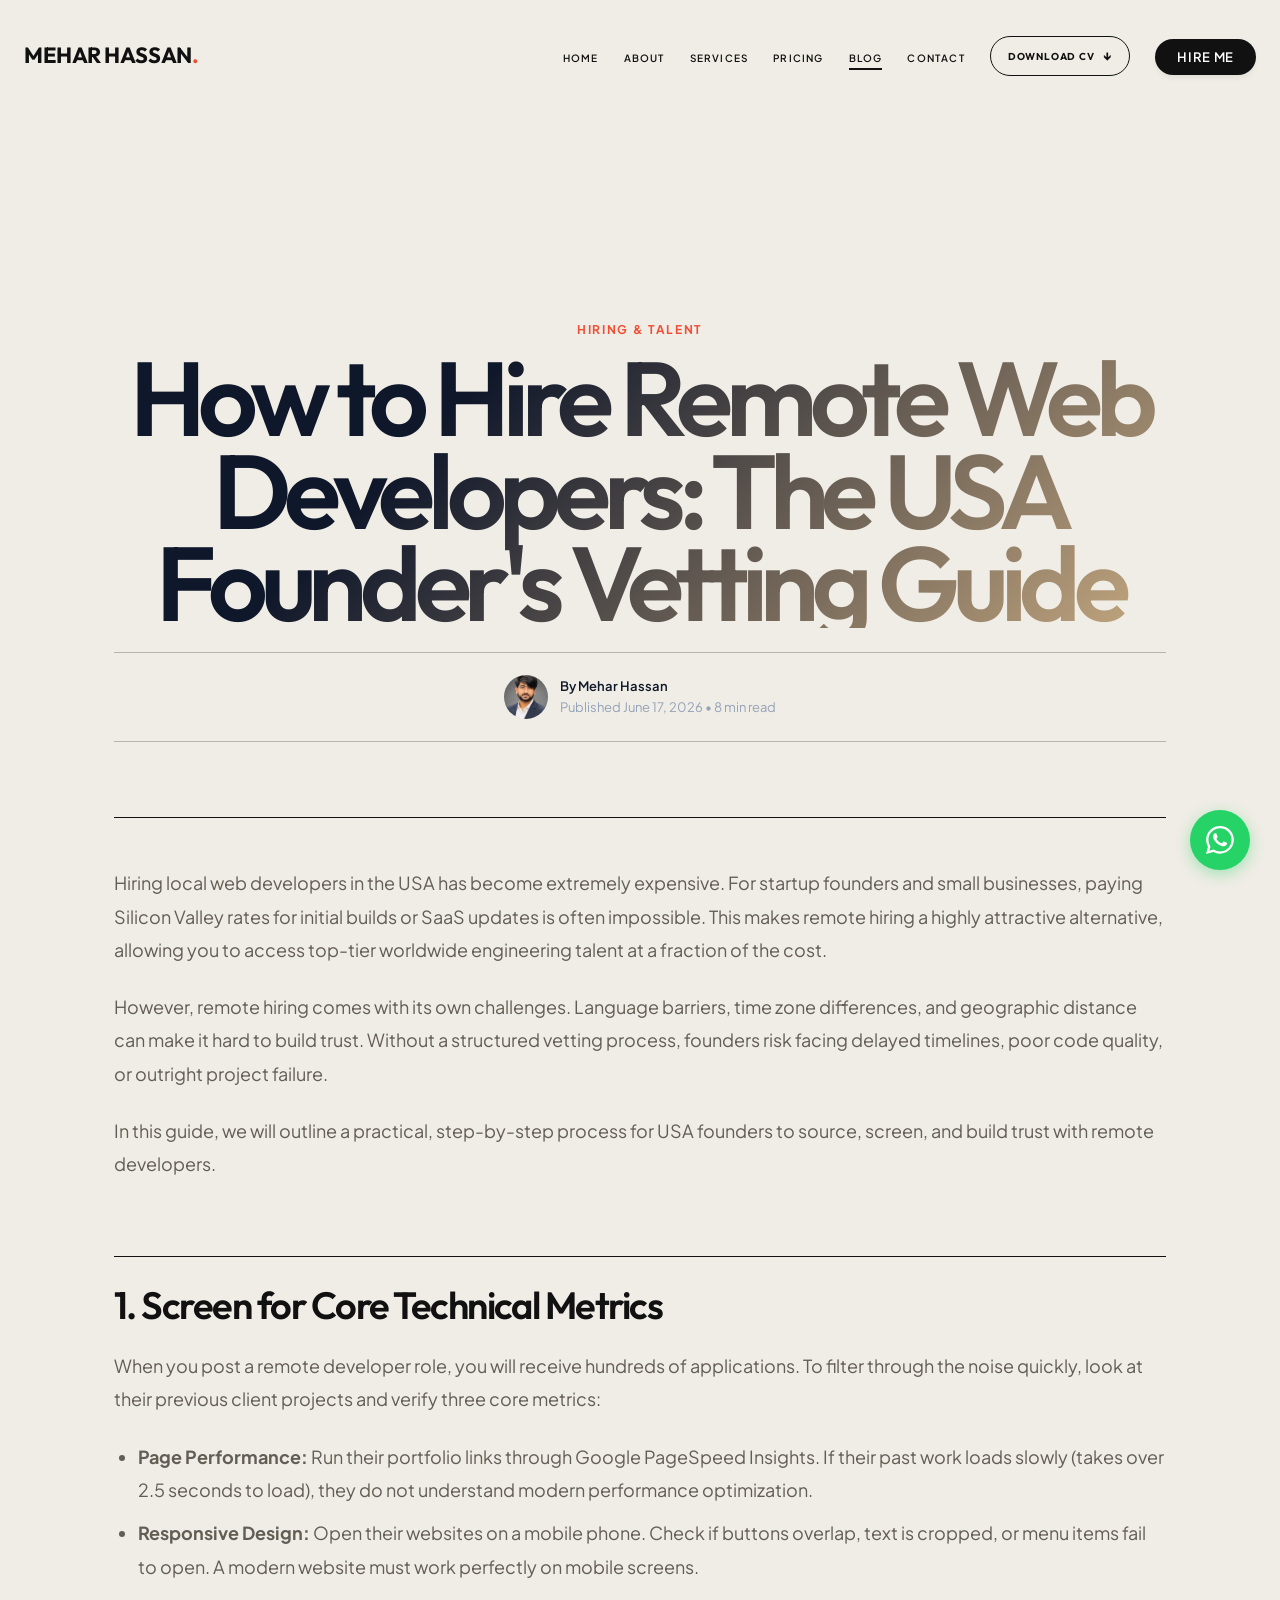
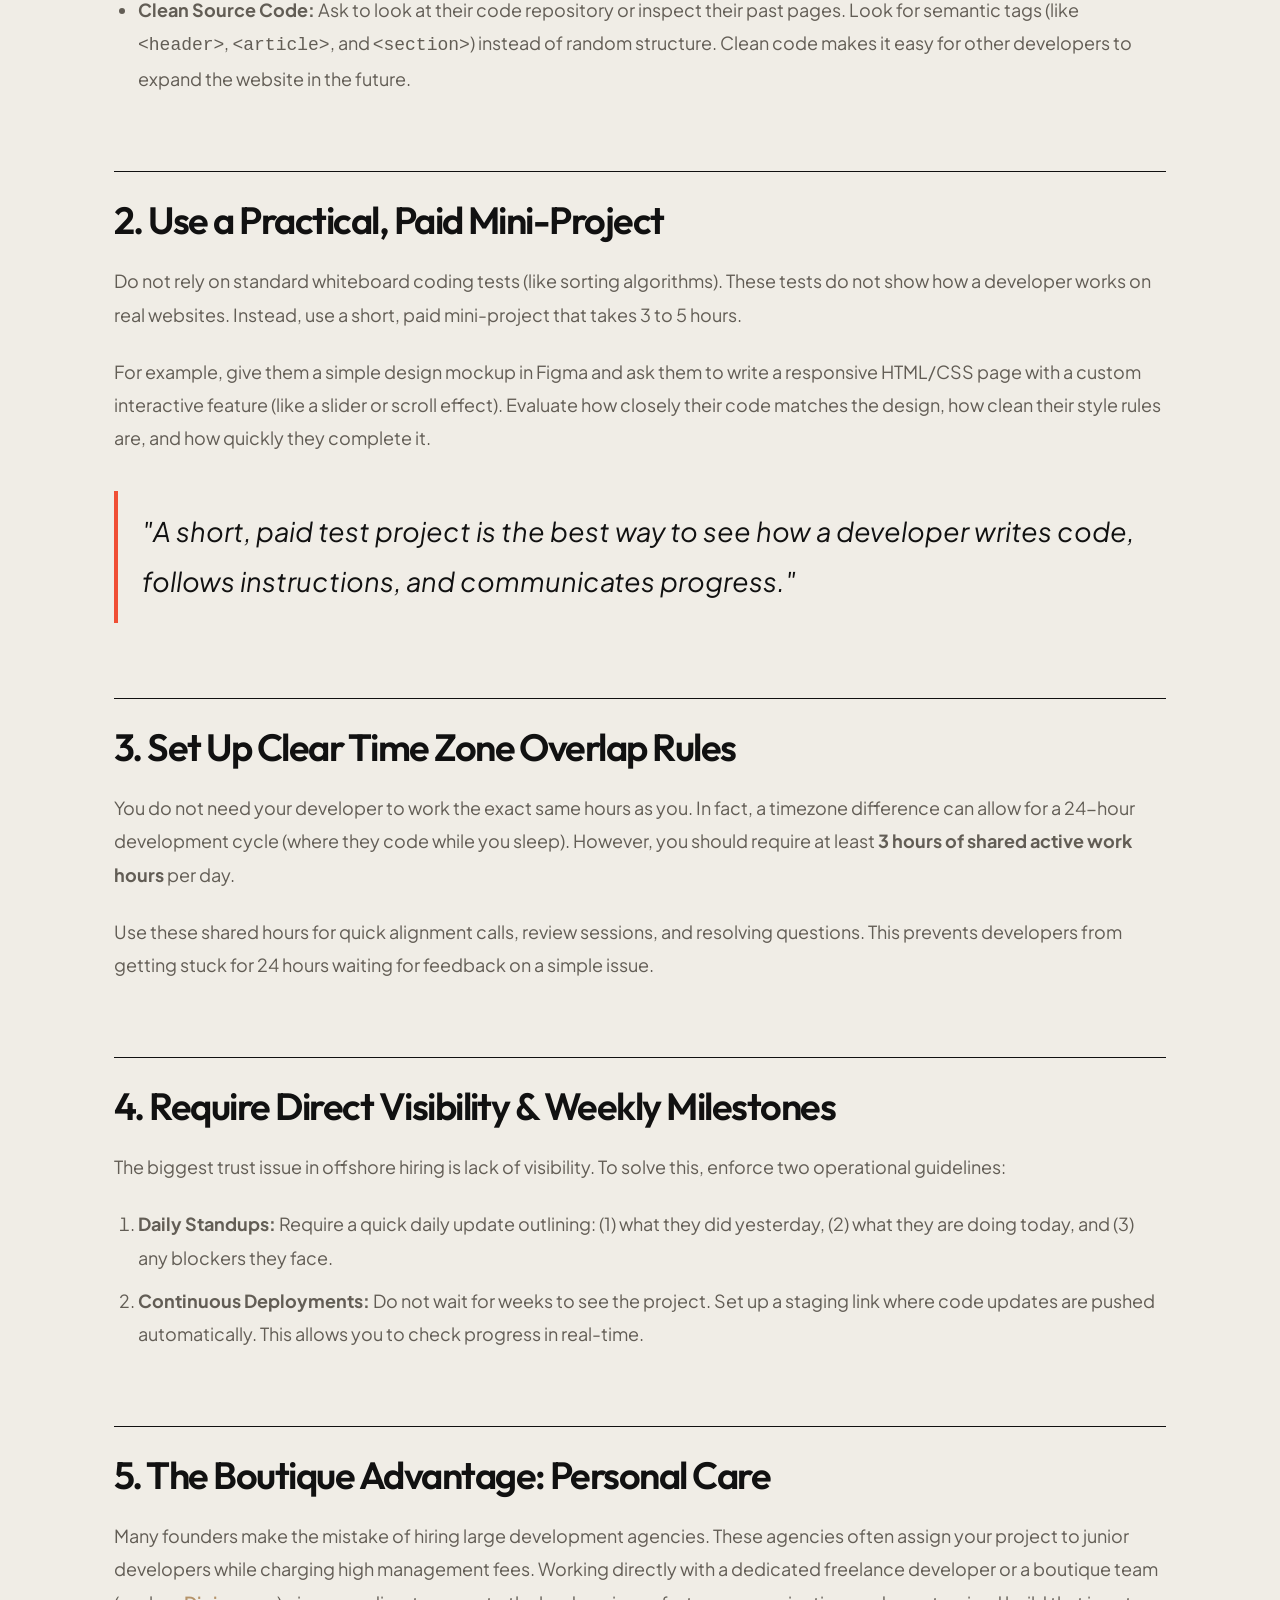
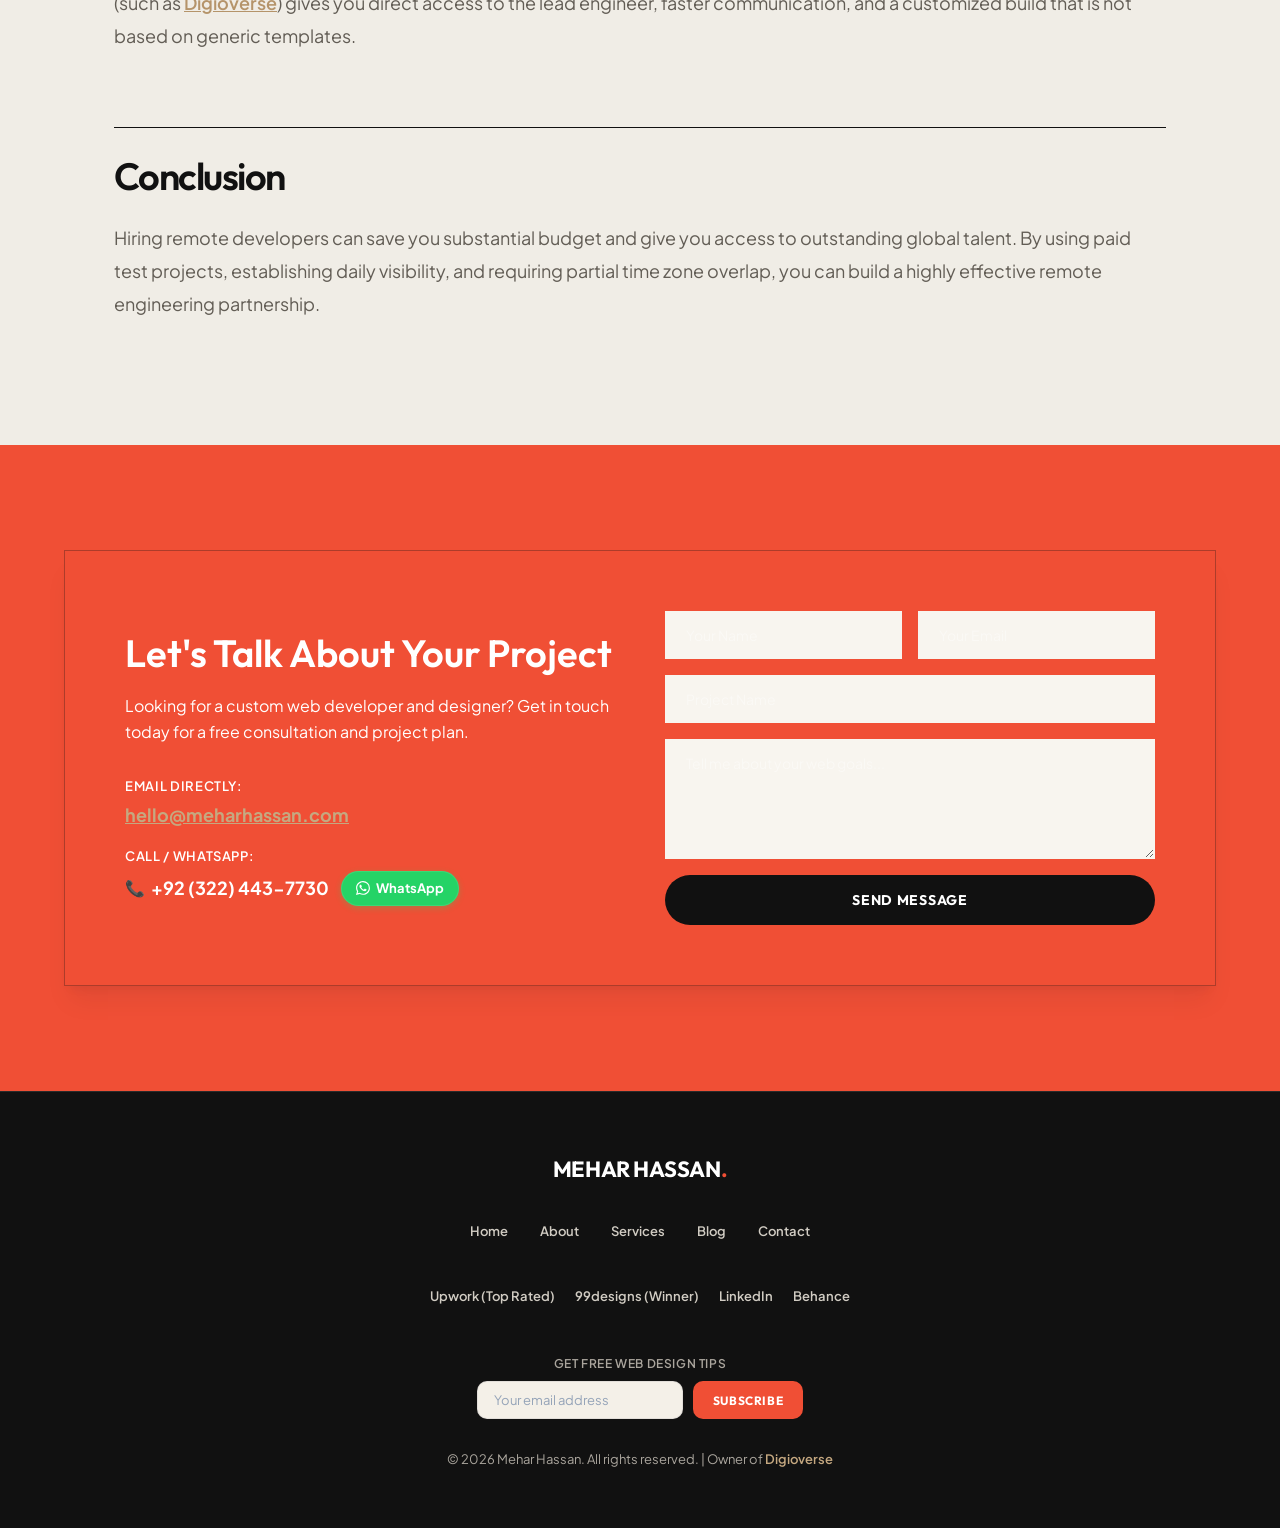
<file: website_prepped_for_cpanel/article-hiring-remote-developers.html>
<!doctype html>
<html lang="en">
  <head>
    <meta charset="UTF-8" />
    <meta name="viewport" content="width=device-width, initial-scale=1.0" />
    <title>How to Hire Remote Web Developers: The USA Founder's Vetting Guide | Mehar Hassan</title>
    
    <!-- SEO Meta Tags -->
    <meta name="title" content="How to Hire Remote Web Developers: The USA Founder's Vetting Guide | Mehar Hassan" />
    <meta name="description" content="A detailed vetting guide for US-based startup founders looking to hire top remote web developers, build trust, and manage offshore coding teams successfully." />
    <meta name="keywords" content="Hire Remote Developer USA, find remote web developer, hire offshore programmer, vet software developers, remote developer interview guide" />
    <meta name="author" content="Mehar Hassan" />
    <meta name="robots" content="index, follow" />
    
    <!-- Open Graph / Twitter -->
    <meta property="og:type" content="article" />
    <meta property="og:url" content="https://meharhassan.com/article-hiring-remote-developers" />
    <meta property="og:title" content="How to Hire Remote Web Developers: The USA Founder's Vetting Guide | Mehar Hassan" />
    <meta property="og:description" content="A detailed vetting guide for US-based startup founders looking to hire top remote web developers, build trust, and manage offshore coding teams successfully." />
    <meta property="og:image" content="https://meharhassan.com/mehar.jpg" />
    
    <link rel="canonical" href="https://meharhassan.com/article-hiring-remote-developers" />
    
    <!-- DNS Preconnect to Google Fonts for performance boost -->
    <link rel="preconnect" href="https://fonts.googleapis.com">
    <link rel="preconnect" href="https://fonts.gstatic.com" crossorigin>
    
    <link rel="icon" type="image/png" href="./favicon.png" />
    <link rel="apple-touch-icon" href="./favicon.png" />
    <link rel="stylesheet" href="./style.css">
    <link rel="stylesheet" href="./editorial-inner.css">
    
    <!-- Structured Data (JSON-LD Schema) for Google Search Rich Article Listing -->
    <script type="application/ld+json">
    {
      "@context": "https://schema.org",
      "@type": "BlogPosting",
      "headline": "How to Hire Remote Web Developers: The USA Founder's Vetting Guide",
      "image": "https://meharhassan.com/mehar.jpg",
      "datePublished": "2026-06-17T07:00:00Z",
      "dateModified": "2026-06-17T07:00:00Z",
      "author": {
        "@type": "Person",
        "name": "Mehar Hassan",
        "url": "https://meharhassan.com/about"
      },
      "publisher": {
        "@type": "Organization",
        "name": "Digioverse",
        "logo": {
          "@type": "ImageObject",
          "url": "https://meharhassan.com/mehar.jpg"
        }
      },
      "description": "A detailed vetting guide for US-based startup founders looking to hire top remote web developers, build trust, and manage offshore coding teams successfully."
    }
    </script>
    <!-- Google Analytics (GA4) -->
    <script async src="https://www.googletagmanager.com/gtag/js?id=G-PN7CDHKNLW"></script>
    <script>
      window.dataLayer = window.dataLayer || [];
      function gtag(){dataLayer.push(arguments);}
      gtag('js', new Date());
      gtag('config', 'G-PN7CDHKNLW');
    </script>

  </head>
  <body>
    <!-- Header -->
    <header>
      <div class="container nav-container">
        <a href="/" class="logo">MEHAR HASSAN<span>.</span></a>
        
        <ul class="nav-menu">
          <li><a href="/" class="nav-link">Home</a></li>
          <li><a href="about.html" class="nav-link">About</a></li>
          <li><a href="services.html" class="nav-link">Services</a></li>
          <li><a href="pricing.html" class="nav-link">Pricing</a></li>
          <li><a href="blog.html" class="nav-link active">Blog</a></li>
          <li><a href="contact.html" class="nav-link">Contact</a></li>
          <li><a href="./Mehar-Hassan-CV.pdf" class="nav-cv" download="Mehar-Hassan-CV.pdf">Download CV</a></li>
          <li><a href="contact.html" class="nav-cta">Hire Me</a></li>
        </ul>
        
        <button class="menu-btn" aria-label="Toggle Menu">
          <span></span>
          <span></span>
          <span></span>
        </button>
      </div>
    </header>

    <!-- Article Content -->
    <article class="container article-container">
      <div class="article-header reveal">
        <span class="article-category">Hiring & Talent</span>
        <h1 class="article-main-title text-gradient">How to Hire Remote Web Developers: The USA Founder's Vetting Guide</h1>
        
        <div class="article-author-meta">
          <img src="./mehar.jpg" alt="Mehar Hassan" class="article-avatar" width="44" height="44" />
          <div class="article-meta-text">
            <div class="article-meta-name">By Mehar Hassan</div>
            <div class="article-meta-date">Published June 17, 2026 • 8 min read</div>
          </div>
        </div>
      </div>

      <div class="article-content reveal" style="transition-delay: 150ms;">
        <p>Hiring local web developers in the USA has become extremely expensive. For startup founders and small businesses, paying Silicon Valley rates for initial builds or SaaS updates is often impossible. This makes remote hiring a highly attractive alternative, allowing you to access top-tier worldwide engineering talent at a fraction of the cost.</p>
        
        <p>However, remote hiring comes with its own challenges. Language barriers, time zone differences, and geographic distance can make it hard to build trust. Without a structured vetting process, founders risk facing delayed timelines, poor code quality, or outright project failure.</p>
        
        <p>In this guide, we will outline a practical, step-by-step process for USA founders to source, screen, and build trust with remote developers.</p>

        <h2>1. Screen for Core Technical Metrics</h2>
        <p>When you post a remote developer role, you will receive hundreds of applications. To filter through the noise quickly, look at their previous client projects and verify three core metrics:</p>
        <ul>
          <li><strong>Page Performance:</strong> Run their portfolio links through Google PageSpeed Insights. If their past work loads slowly (takes over 2.5 seconds to load), they do not understand modern performance optimization.</li>
          <li><strong>Responsive Design:</strong> Open their websites on a mobile phone. Check if buttons overlap, text is cropped, or menu items fail to open. A modern website must work perfectly on mobile screens.</li>
          <li><strong>Clean Source Code:</strong> Ask to look at their code repository or inspect their past pages. Look for semantic tags (like <code>&lt;header&gt;</code>, <code>&lt;article&gt;</code>, and <code>&lt;section&gt;</code>) instead of random structure. Clean code makes it easy for other developers to expand the website in the future.</li>
        </ul>

        <h2>2. Use a Practical, Paid Mini-Project</h2>
        <p>Do not rely on standard whiteboard coding tests (like sorting algorithms). These tests do not show how a developer works on real websites. Instead, use a short, paid mini-project that takes 3 to 5 hours.</p>
        <p>For example, give them a simple design mockup in Figma and ask them to write a responsive HTML/CSS page with a custom interactive feature (like a slider or scroll effect). Evaluate how closely their code matches the design, how clean their style rules are, and how quickly they complete it.</p>

        <blockquote>
          "A short, paid test project is the best way to see how a developer writes code, follows instructions, and communicates progress."
        </blockquote>

        <h2>3. Set Up Clear Time Zone Overlap Rules</h2>
        <p>You do not need your developer to work the exact same hours as you. In fact, a timezone difference can allow for a 24-hour development cycle (where they code while you sleep). However, you should require at least <strong>3 hours of shared active work hours</strong> per day.</p>
        <p>Use these shared hours for quick alignment calls, review sessions, and resolving questions. This prevents developers from getting stuck for 24 hours waiting for feedback on a simple issue.</p>

        <h2>4. Require Direct Visibility & Weekly Milestones</h2>
        <p>The biggest trust issue in offshore hiring is lack of visibility. To solve this, enforce two operational guidelines:</p>
        <ol>
          <li><strong>Daily Standups:</strong> Require a quick daily update outlining: (1) what they did yesterday, (2) what they are doing today, and (3) any blockers they face.</li>
          <li><strong>Continuous Deployments:</strong> Do not wait for weeks to see the project. Set up a staging link where code updates are pushed automatically. This allows you to check progress in real-time.</li>
        </ol>
        
        <h2>5. The Boutique Advantage: Personal Care</h2>
        <p>Many founders make the mistake of hiring large development agencies. These agencies often assign your project to junior developers while charging high management fees. Working directly with a dedicated freelance developer or a boutique team (such as <a href="https://digioverse.com" target="_blank" rel="noopener" style="color: var(--primary-gold-dark); font-weight: 600; text-decoration: underline;">Digioverse</a>) gives you direct access to the lead engineer, faster communication, and a customized build that is not based on generic templates.</p>
        
        <h2>Conclusion</h2>
        <p>Hiring remote developers can save you substantial budget and give you access to outstanding global talent. By using paid test projects, establishing daily visibility, and requiring partial time zone overlap, you can build a highly effective remote engineering partnership.</p>
      </div>
    </article>

    <!-- Bottom Contact Form (CTA Form Everywhere) -->
    <section class="section-padding cta-section" style="background: rgba(255,255,255,0.15);">
      <div class="container">
        <div class="cta-box reveal">
          <div class="cta-text">
            <h2>Let's Talk About Your Project</h2>
            <p>Looking for a custom web developer and designer? Get in touch today for a free consultation and project plan.</p>
            <div style="margin-top: 24px; display: flex; flex-direction: column; gap: 16px;">
              <div>
                <p style="margin-bottom: 4px; font-weight: 600; color: rgba(255,255,255,0.8); font-size: 13px; text-transform: uppercase; letter-spacing: 0.05em;">Email directly:</p>
                <a href="mailto:hello@meharhassan.com" style="color: var(--primary-gold); font-size: 18px; font-weight: 700; text-decoration: underline;">hello@meharhassan.com</a>
              </div>
              <div>
                <p style="margin-bottom: 4px; font-weight: 600; color: rgba(255,255,255,0.8); font-size: 13px; text-transform: uppercase; letter-spacing: 0.05em;">Call / WhatsApp:</p>
                <div style="display: flex; flex-wrap: wrap; gap: 12px; align-items: center; margin-top: 4px;">
                  <a href="tel:+923224437730" style="color: white; font-size: 18px; font-weight: 700; text-decoration: none; display: inline-flex; align-items: center; gap: 6px;">
                    <span style="font-size: 16px;">📞</span> +92 (322) 443-7730
                  </a>
                  <a href="https://wa.me/923224437730?text=Hi%20Mehar,%20I'm%20interested%20in%20your%20web%20services" target="_blank" rel="noopener" class="whatsapp-btn" style="display: inline-flex; align-items: center; gap: 6px; background: #25d366; color: white !important; padding: 6px 14px; border-radius: 20px; font-size: 13px; font-weight: 700; text-decoration: none; transition: all 0.3s ease; border: 1px solid rgba(255,255,255,0.1); box-shadow: 0 2px 6px rgba(37, 211, 102, 0.3);">
                    <svg xmlns="http://www.w3.org/2000/svg" width="14" height="14" fill="currentColor" viewBox="0 0 16 16" style="vertical-align: middle;">
                      <path d="M13.601 2.326A7.854 7.854 0 0 0 7.994 0C3.627 0 .068 3.558.064 7.926c0 1.399.366 2.76 1.057 3.965L0 16l4.204-1.102a7.933 7.933 0 0 0 3.79.907h.004c4.368 0 7.926-3.558 7.93-7.93A7.898 7.898 0 0 0 13.6 2.326zM7.994 14.521a6.573 6.573 0 0 1-3.356-.92l-.24-.144-2.494.654.666-2.433-.156-.251a6.56 6.56 0 0 1-1.007-3.505c0-3.626 2.957-6.584 6.591-6.584a6.56 6.56 0 0 1 4.66 1.931 6.557 6.557 0 0 1 1.928 4.66c-.004 3.639-2.961 6.592-6.592 6.592zm3.69-4.98c-.202-.1-1.195-.59-1.378-.654-.182-.064-.315-.1-.447.1-.132.196-.512.654-.627.784-.114.13-.228.144-.43.045-.202-.1-.853-.314-1.624-1.002-.599-.535-1.004-1.197-1.122-1.4-.117-.195-.013-.3.088-.4.09-.09.202-.236.3-.354.097-.118.13-.2.196-.334.066-.134.033-.252-.017-.353-.05-.1-.447-1.077-.611-1.472-.16-.388-.323-.335-.447-.341-.115-.006-.247-.007-.38-.007a.729.729 0 0 0-.529.247c-.182.196-.693.677-.693 1.654 0 .977.71 1.916.81 2.049.098.133 1.394 2.132 3.383 2.992.47.205.84.326 1.129.418.475.152.904.129 1.246.08.38-.058 1.195-.488 1.362-.96.166-.472.166-.875.117-.96-.05-.085-.18-.13-.382-.23z"/>
                    </svg>
                    WhatsApp
                  </a>
                </div>
              </div>
            </div>
          </div>
          
          <div class="cta-form">
            <form class="contact-form-element">
              <div class="form-group-row">
                <input type="text" class="form-input" placeholder="Your Name" required />
                <input type="email" class="form-input" placeholder="Your Email" required />
              </div>
              <input type="text" class="form-input" placeholder="Project Name" required />
              <textarea class="form-input form-textarea" placeholder="Tell me about your web goals..." required></textarea>
              <button type="submit" class="btn-form">Send Message</button>
            </form>
          </div>
        </div>
      </div>
    </section>

    <!-- Footer -->
    <footer>
      <div class="container footer-grid">
        <a href="/" class="logo">MEHAR HASSAN<span>.</span></a>
        
        <ul class="footer-links">
          <li><a href="/" class="footer-link">Home</a></li>
          <li><a href="about.html" class="footer-link">About</a></li>
          <li><a href="services.html" class="footer-link">Services</a></li>
          <li><a href="blog.html" class="footer-link">Blog</a></li>
          <li><a href="contact.html" class="footer-link">Contact</a></li>
        </ul>
        <ul class="footer-links" style="margin-top: 10px; gap: 20px;">
          <li><a href="https://www.upwork.com/freelancers/~01a6b0c2e3d4f5g6h7" target="_blank" rel="noopener" class="footer-link">Upwork (Top Rated)</a></li>
          <li><a href="https://99designs.com/profiles/meharhassan" target="_blank" rel="noopener" class="footer-link">99designs (Winner)</a></li>
          <li><a href="https://www.linkedin.com/in/meharhassan" target="_blank" rel="noopener" class="footer-link">LinkedIn</a></li>
          <li><a href="https://www.behance.net/meharhassan" target="_blank" rel="noopener" class="footer-link">Behance</a></li>
        </ul>

        <div style="margin-top: 16px;">
          <p style="font-size: 12px; color: var(--text-light); margin-bottom: 8px; font-weight: 600; text-transform: uppercase; letter-spacing: 0.05em;">Get Free Web Design Tips</p>
          <form class="footer-newsletter" onsubmit="return false;">
            <input type="email" class="newsletter-input" placeholder="Your email address" required />
            <button type="submit" class="newsletter-btn">Subscribe</button>
          </form>
        </div>

        <div class="footer-copy">
          <p>© 2026 Mehar Hassan. All rights reserved. | Owner of <a href="https://digioverse.com" target="_blank" rel="noopener" style="color: var(--primary-gold); font-weight: 600;">Digioverse</a></p>
        </div>
      </div>
    </footer>

    <!-- Master JS -->
    <script src="./script.js"></script>
    <script src="./editorial-mode.js"></script>
  </body>
</html>
</file>
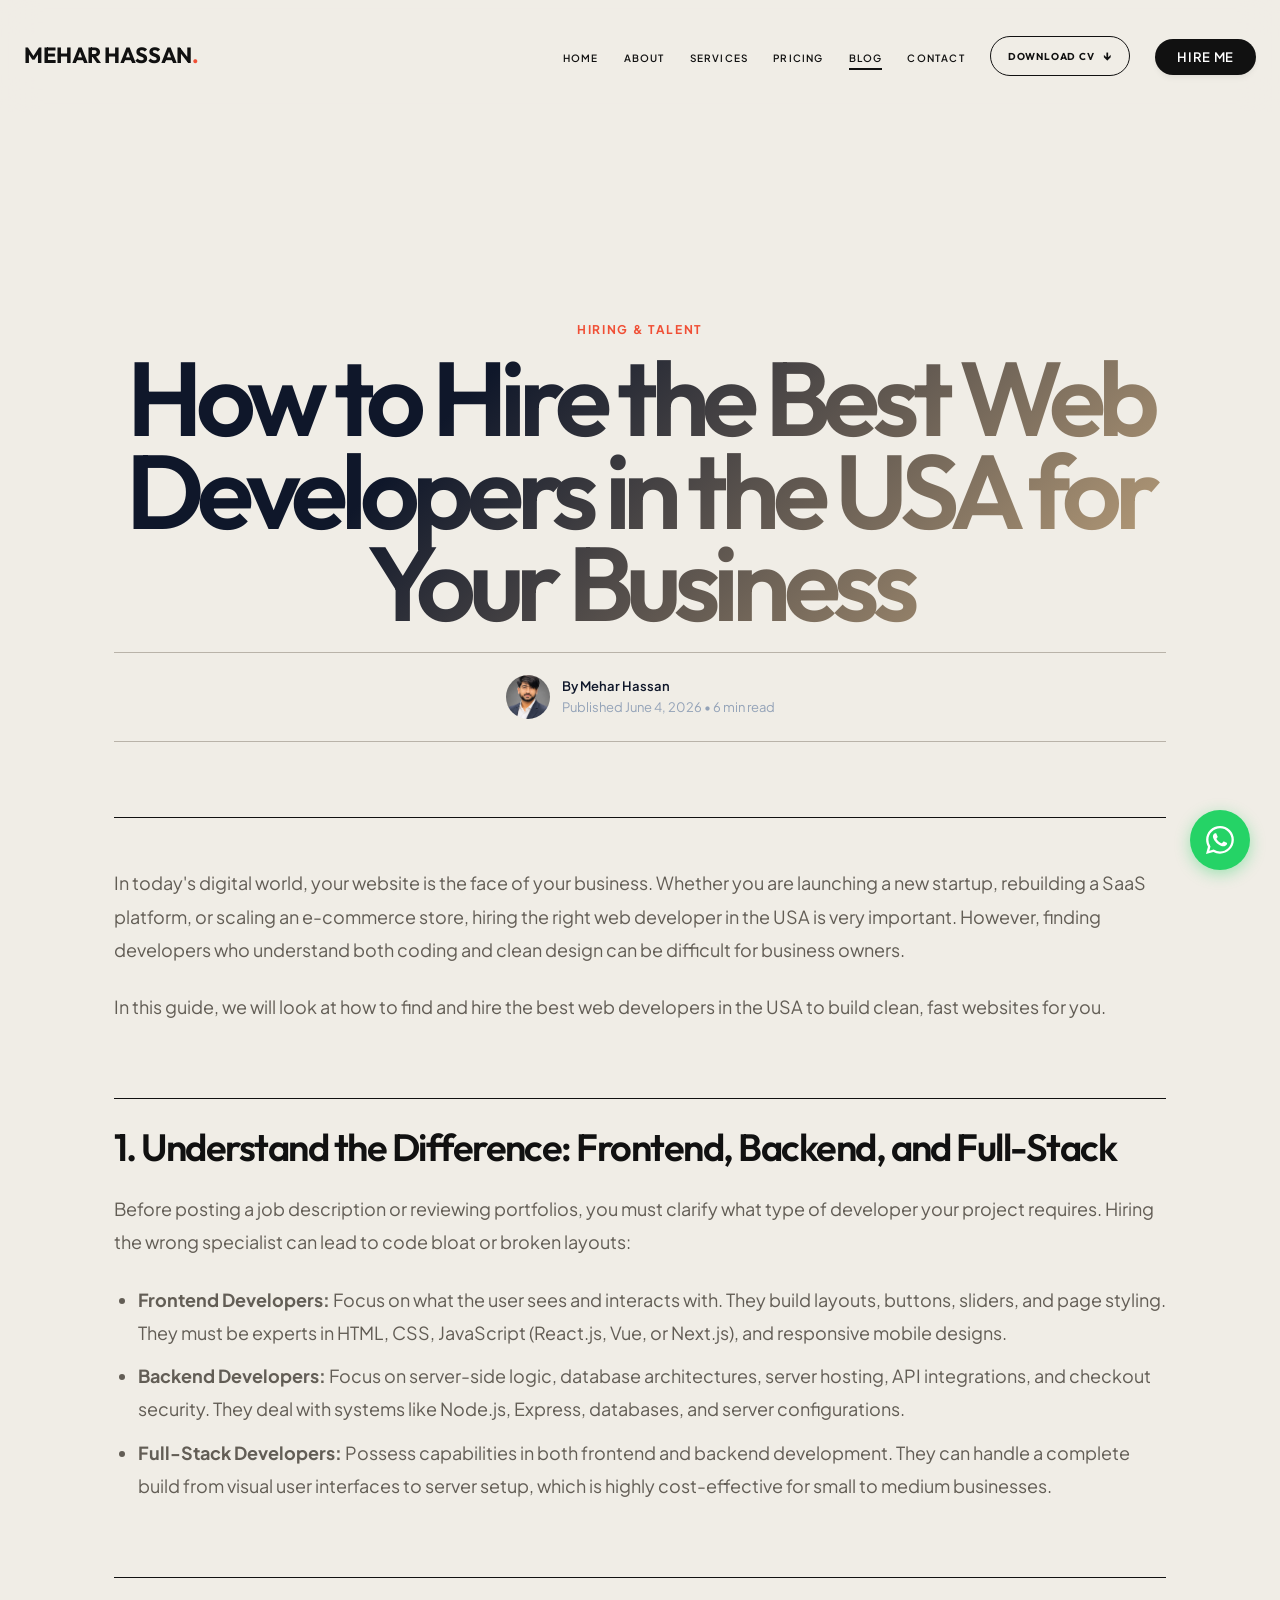
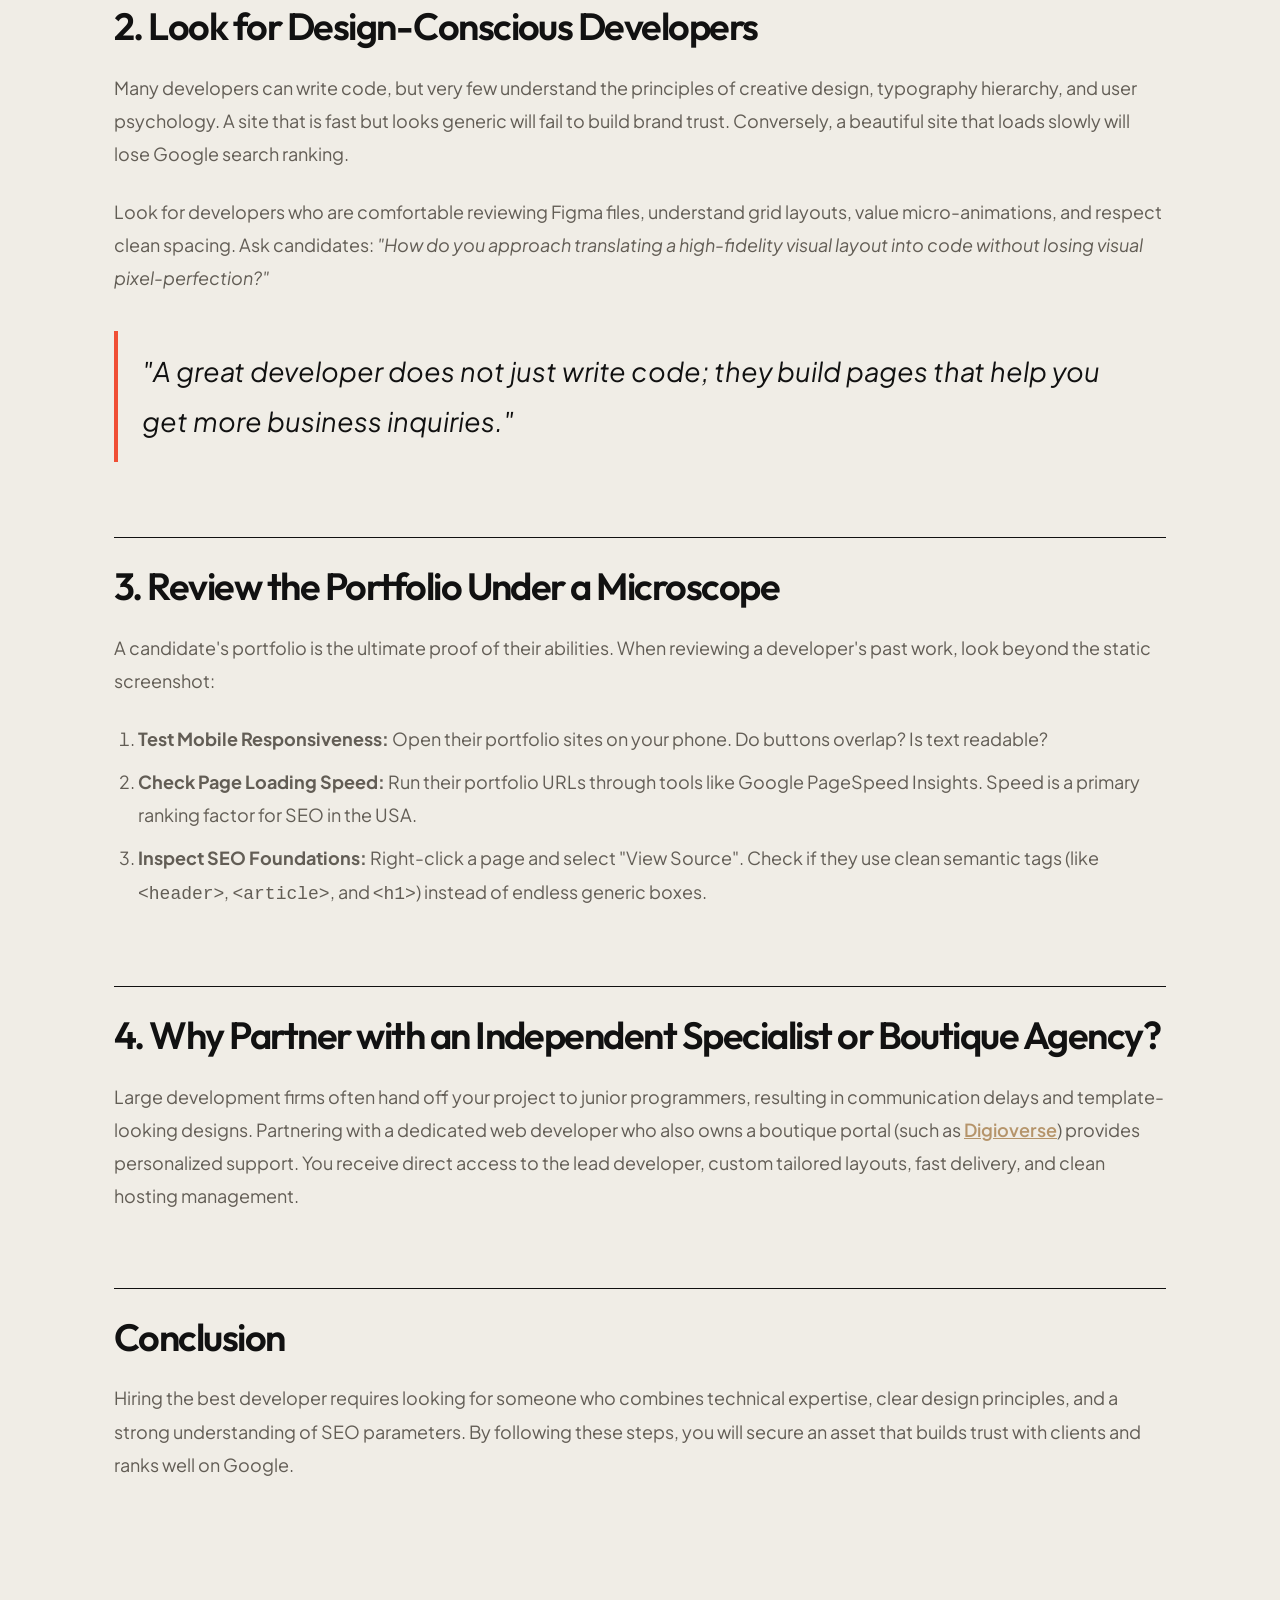
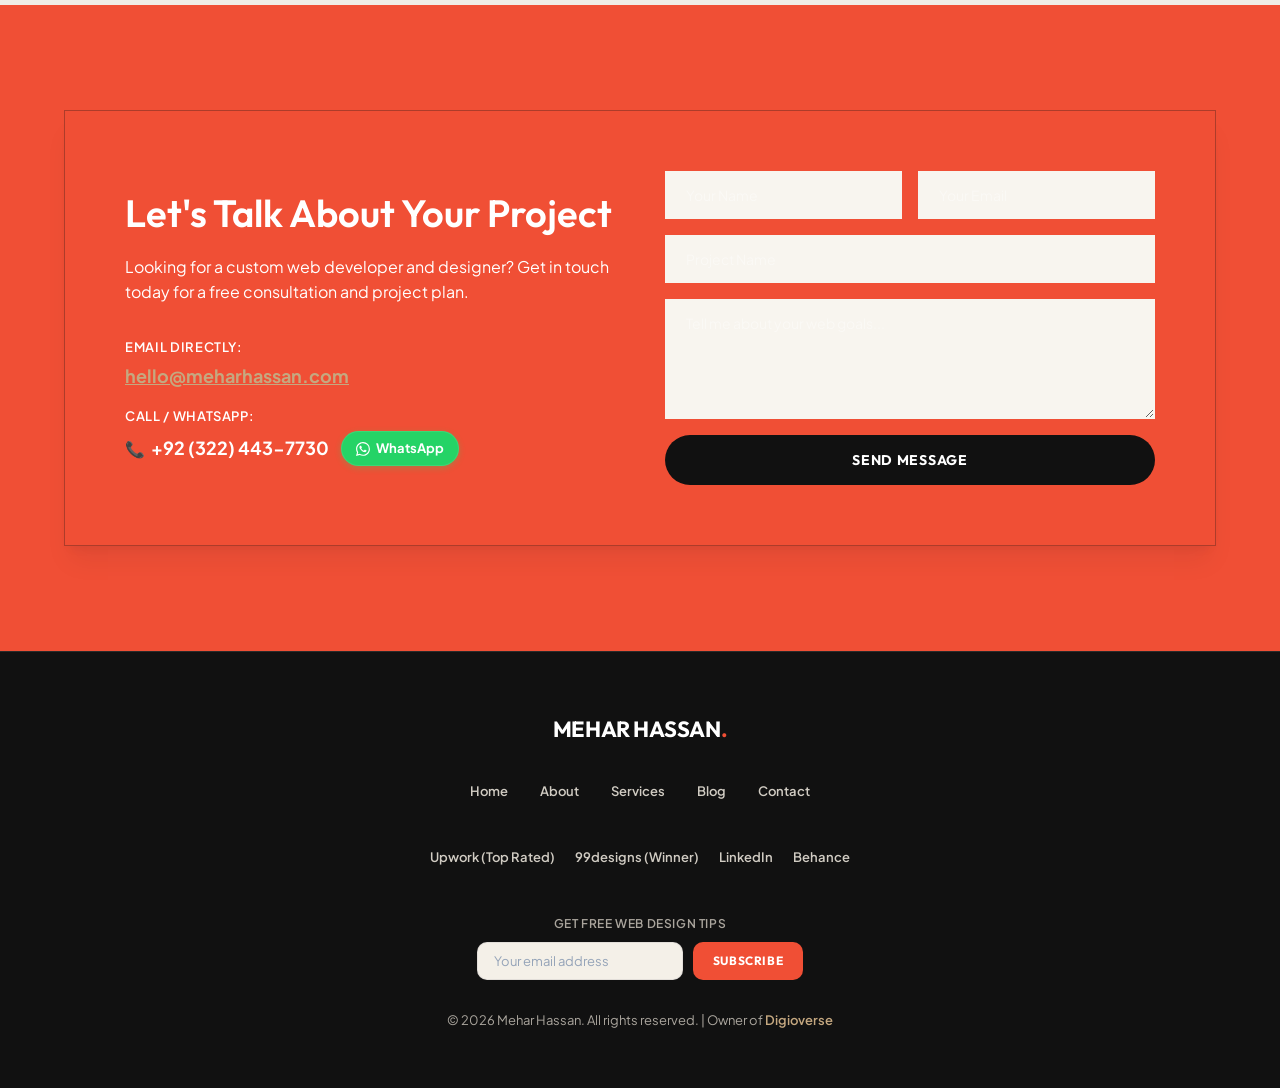
<file: website_prepped_for_cpanel/article-hiring-web-developers.html>
<!doctype html>
<html lang="en">
  <head>
    <meta charset="UTF-8" />
    <meta name="viewport" content="width=device-width, initial-scale=1.0" />
    <title>How to Hire the Best Web Developers & UI/UX Designers | Mehar Hassan</title>
    
    <!-- SEO Meta Tags -->
    <meta name="title" content="How to Hire the Best Web Developers & UI/UX Designers | Mehar Hassan" />
    <meta name="description" content="A comprehensive guide on hiring top-tier web developers and UI/UX designers in the USA. Learn how to screen candidates, evaluate code portfolios, and select talent." />
    <meta name="keywords" content="Hire Web Developer USA, Best Web Developers in USA, hire software engineer US, responsive design developer, find web programmer" />
    <meta name="author" content="Mehar Hassan" />
    <meta name="robots" content="index, follow" />
    
    <!-- Open Graph / Twitter -->
    <meta property="og:type" content="article" />
    <meta property="og:url" content="https://meharhassan.com/article-hiring-web-developers" />
    <meta property="og:title" content="How to Hire the Best Web Developers & UI/UX Designers | Mehar Hassan" />
    <meta property="og:description" content="A comprehensive guide on hiring top-tier web developers and UI/UX designers in the USA. Learn how to screen candidates, evaluate code portfolios, and select talent." />
    <meta property="og:image" content="https://meharhassan.com/mehar.jpg" />
    
    <link rel="canonical" href="https://meharhassan.com/article-hiring-web-developers" />
    
    <!-- DNS Preconnect to Google Fonts for performance boost -->
    <link rel="preconnect" href="https://fonts.googleapis.com">
    <link rel="preconnect" href="https://fonts.gstatic.com" crossorigin>
    
    <link rel="icon" type="image/png" href="./favicon.png" />
    <link rel="apple-touch-icon" href="./favicon.png" />
    <link rel="stylesheet" href="./style.css">
    <link rel="stylesheet" href="./editorial-inner.css">
    
    <!-- Structured Data (JSON-LD Schema) for Google Search Rich Article Listing -->
    <script type="application/ld+json">
    {
      "@context": "https://schema.org",
      "@type": "BlogPosting",
      "headline": "How to Hire the Best Web Developers in the USA for Your Business",
      "image": "https://meharhassan.com/mehar.jpg",
      "datePublished": "2026-06-04T07:00:00Z",
      "dateModified": "2026-06-04T07:00:00Z",
      "author": {
        "@type": "Person",
        "name": "Mehar Hassan",
        "url": "https://meharhassan.com/about"
      },
      "publisher": {
        "@type": "Organization",
        "name": "Digioverse",
        "logo": {
          "@type": "ImageObject",
          "url": "https://meharhassan.com/mehar.jpg"
        }
      },
      "description": "A comprehensive guide on hiring top-tier web developers and UI/UX designers in the USA. Learn how to screen candidates, evaluate code, and select projects."
    }
    </script>
    <!-- Google Analytics (GA4) - Replace G-PN7CDHKNLW with your Measurement ID -->
    <script async src="https://www.googletagmanager.com/gtag/js?id=G-PN7CDHKNLW"></script>
    <script>
      window.dataLayer = window.dataLayer || [];
      function gtag(){dataLayer.push(arguments);}
      gtag('js', new Date());
      gtag('config', 'G-PN7CDHKNLW');
    </script>

  </head>
  <body>
    <!-- Header -->
    <header>
      <div class="container nav-container">
        <a href="/" class="logo">MEHAR HASSAN<span>.</span></a>
        
        <ul class="nav-menu">
          <li><a href="/" class="nav-link">Home</a></li>
          <li><a href="about.html" class="nav-link">About</a></li>
          <li><a href="services.html" class="nav-link">Services</a></li>

          <li><a href="pricing.html" class="nav-link">Pricing</a></li>
          <li><a href="blog.html" class="nav-link active">Blog</a></li>
          <li><a href="contact.html" class="nav-link">Contact</a></li>
          <li><a href="./Mehar-Hassan-CV.pdf" class="nav-cv" download="Mehar-Hassan-CV.pdf">Download CV</a></li>
          <li><a href="contact.html" class="nav-cta">Hire Me</a></li>
        </ul>
        
        <button class="menu-btn" aria-label="Toggle Menu">
          <span></span>
          <span></span>
          <span></span>
        </button>
      </div>
    </header>

    <!-- Article Content -->
    <article class="container article-container">
      <div class="article-header reveal">
        <span class="article-category">Hiring & Talent</span>
        <h1 class="article-main-title text-gradient">How to Hire the Best Web Developers in the USA for Your Business</h1>
        
        <div class="article-author-meta">
          <img src="./mehar.jpg" alt="Mehar Hassan" class="article-avatar" width="44" height="44" />
          <div class="article-meta-text">
            <div class="article-meta-name">By Mehar Hassan</div>
            <div class="article-meta-date">Published June 4, 2026 • 6 min read</div>
          </div>
        </div>
      </div>

      <div class="article-content reveal" style="transition-delay: 150ms;">
        <p>In today's digital world, your website is the face of your business. Whether you are launching a new startup, rebuilding a SaaS platform, or scaling an e-commerce store, hiring the right web developer in the USA is very important. However, finding developers who understand both coding and clean design can be difficult for business owners.</p>
        
        <p>In this guide, we will look at how to find and hire the best web developers in the USA to build clean, fast websites for you.</p>

        <h2>1. Understand the Difference: Frontend, Backend, and Full-Stack</h2>
        <p>Before posting a job description or reviewing portfolios, you must clarify what type of developer your project requires. Hiring the wrong specialist can lead to code bloat or broken layouts:</p>
        <ul>
          <li><strong>Frontend Developers:</strong> Focus on what the user sees and interacts with. They build layouts, buttons, sliders, and page styling. They must be experts in HTML, CSS, JavaScript (React.js, Vue, or Next.js), and responsive mobile designs.</li>
          <li><strong>Backend Developers:</strong> Focus on server-side logic, database architectures, server hosting, API integrations, and checkout security. They deal with systems like Node.js, Express, databases, and server configurations.</li>
          <li><strong>Full-Stack Developers:</strong> Possess capabilities in both frontend and backend development. They can handle a complete build from visual user interfaces to server setup, which is highly cost-effective for small to medium businesses.</li>
        </ul>

        <h2>2. Look for Design-Conscious Developers</h2>
        <p>Many developers can write code, but very few understand the principles of creative design, typography hierarchy, and user psychology. A site that is fast but looks generic will fail to build brand trust. Conversely, a beautiful site that loads slowly will lose Google search ranking.</p>
        <p>Look for developers who are comfortable reviewing Figma files, understand grid layouts, value micro-animations, and respect clean spacing. Ask candidates: <em>"How do you approach translating a high-fidelity visual layout into code without losing visual pixel-perfection?"</em></p>

        <blockquote>
          "A great developer does not just write code; they build pages that help you get more business inquiries."
        </blockquote>

        <h2>3. Review the Portfolio Under a Microscope</h2>
        <p>A candidate's portfolio is the ultimate proof of their abilities. When reviewing a developer's past work, look beyond the static screenshot:</p>
        <ol>
          <li><strong>Test Mobile Responsiveness:</strong> Open their portfolio sites on your phone. Do buttons overlap? Is text readable?</li>
          <li><strong>Check Page Loading Speed:</strong> Run their portfolio URLs through tools like Google PageSpeed Insights. Speed is a primary ranking factor for SEO in the USA.</li>
          <li><strong>Inspect SEO Foundations:</strong> Right-click a page and select "View Source". Check if they use clean semantic tags (like <code>&lt;header&gt;</code>, <code>&lt;article&gt;</code>, and <code>&lt;h1&gt;</code>) instead of endless generic boxes.</li>
        </ol>

        <h2>4. Why Partner with an Independent Specialist or Boutique Agency?</h2>
        <p>Large development firms often hand off your project to junior programmers, resulting in communication delays and template-looking designs. Partnering with a dedicated web developer who also owns a boutique portal (such as <a href="https://digioverse.com" target="_blank" rel="noopener" style="color: var(--primary-gold-dark); font-weight: 600; text-decoration: underline;">Digioverse</a>) provides personalized support. You receive direct access to the lead developer, custom tailored layouts, fast delivery, and clean hosting management.</p>
        
        <h2>Conclusion</h2>
        <p>Hiring the best developer requires looking for someone who combines technical expertise, clear design principles, and a strong understanding of SEO parameters. By following these steps, you will secure an asset that builds trust with clients and ranks well on Google.</p>
      </div>
    </article>

    <!-- Bottom Contact Form (CTA Form Everywhere) -->
    <section class="section-padding cta-section" style="background: rgba(255,255,255,0.15);">
      <div class="container">
        <div class="cta-box reveal">
          <div class="cta-text">
            <h2>Let's Talk About Your Project</h2>
            <p>Looking for a custom web developer and designer? Get in touch today for a free consultation and project plan.</p>
            <div style="margin-top: 24px; display: flex; flex-direction: column; gap: 16px;">
              <div>
                <p style="margin-bottom: 4px; font-weight: 600; color: rgba(255,255,255,0.8); font-size: 13px; text-transform: uppercase; letter-spacing: 0.05em;">Email directly:</p>
                <a href="mailto:hello@meharhassan.com" style="color: var(--primary-gold); font-size: 18px; font-weight: 700; text-decoration: underline;">hello@meharhassan.com</a>
              </div>
              <div>
                <p style="margin-bottom: 4px; font-weight: 600; color: rgba(255,255,255,0.8); font-size: 13px; text-transform: uppercase; letter-spacing: 0.05em;">Call / WhatsApp:</p>
                <div style="display: flex; flex-wrap: wrap; gap: 12px; align-items: center; margin-top: 4px;">
                  <a href="tel:+923224437730" style="color: white; font-size: 18px; font-weight: 700; text-decoration: none; display: inline-flex; align-items: center; gap: 6px;">
                    <span style="font-size: 16px;">📞</span> +92 (322) 443-7730
                  </a>
                  <a href="https://wa.me/923224437730?text=Hi%20Mehar,%20I'm%20interested%20in%20your%20web%20services" target="_blank" rel="noopener" class="whatsapp-btn" style="display: inline-flex; align-items: center; gap: 6px; background: #25d366; color: white !important; padding: 6px 14px; border-radius: 20px; font-size: 13px; font-weight: 700; text-decoration: none; transition: all 0.3s ease; border: 1px solid rgba(255,255,255,0.1); box-shadow: 0 2px 6px rgba(37, 211, 102, 0.3);">
                    <svg xmlns="http://www.w3.org/2000/svg" width="14" height="14" fill="currentColor" viewBox="0 0 16 16" style="vertical-align: middle;">
                      <path d="M13.601 2.326A7.854 7.854 0 0 0 7.994 0C3.627 0 .068 3.558.064 7.926c0 1.399.366 2.76 1.057 3.965L0 16l4.204-1.102a7.933 7.933 0 0 0 3.79.907h.004c4.368 0 7.926-3.558 7.93-7.93A7.898 7.898 0 0 0 13.6 2.326zM7.994 14.521a6.573 6.573 0 0 1-3.356-.92l-.24-.144-2.494.654.666-2.433-.156-.251a6.56 6.56 0 0 1-1.007-3.505c0-3.626 2.957-6.584 6.591-6.584a6.56 6.56 0 0 1 4.66 1.931 6.557 6.557 0 0 1 1.928 4.66c-.004 3.639-2.961 6.592-6.592 6.592zm3.69-4.98c-.202-.1-1.195-.59-1.378-.654-.182-.064-.315-.1-.447.1-.132.196-.512.654-.627.784-.114.13-.228.144-.43.045-.202-.1-.853-.314-1.624-1.002-.599-.535-1.004-1.197-1.122-1.4-.117-.195-.013-.3.088-.4.09-.09.202-.236.3-.354.097-.118.13-.2.196-.334.066-.134.033-.252-.017-.353-.05-.1-.447-1.077-.611-1.472-.16-.388-.323-.335-.447-.341-.115-.006-.247-.007-.38-.007a.729.729 0 0 0-.529.247c-.182.196-.693.677-.693 1.654 0 .977.71 1.916.81 2.049.098.133 1.394 2.132 3.383 2.992.47.205.84.326 1.129.418.475.152.904.129 1.246.08.38-.058 1.195-.488 1.362-.96.166-.472.166-.875.117-.96-.05-.085-.18-.13-.382-.23z"/>
                    </svg>
                    WhatsApp
                  </a>
                </div>
              </div>
            </div>
          </div>
          
          <div class="cta-form">
            <form class="contact-form-element">
              <div class="form-group-row">
                <input type="text" class="form-input" placeholder="Your Name" required />
                <input type="email" class="form-input" placeholder="Your Email" required />
              </div>
              <input type="text" class="form-input" placeholder="Project Name" required />
              <textarea class="form-input form-textarea" placeholder="Tell me about your web goals..." required></textarea>
              <button type="submit" class="btn-form">Send Message</button>
            </form>
          </div>
        </div>
      </div>
    </section>

    <!-- Footer -->
    <footer>
      <div class="container footer-grid">
        <a href="/" class="logo">MEHAR HASSAN<span>.</span></a>
        
        <ul class="footer-links">
          <li><a href="/" class="footer-link">Home</a></li>
          <li><a href="about.html" class="footer-link">About</a></li>
          <li><a href="services.html" class="footer-link">Services</a></li>
          <li><a href="blog.html" class="footer-link">Blog</a></li>
          <li><a href="contact.html" class="footer-link">Contact</a></li>
        </ul>
        <ul class="footer-links" style="margin-top: 10px; gap: 20px;">
          <li><a href="https://www.upwork.com/freelancers/~01a6b0c2e3d4f5g6h7" target="_blank" rel="noopener" class="footer-link">Upwork (Top Rated)</a></li>
          <li><a href="https://99designs.com/profiles/meharhassan" target="_blank" rel="noopener" class="footer-link">99designs (Winner)</a></li>
          <li><a href="https://www.linkedin.com/in/meharhassan" target="_blank" rel="noopener" class="footer-link">LinkedIn</a></li>
          <li><a href="https://www.behance.net/meharhassan" target="_blank" rel="noopener" class="footer-link">Behance</a></li>
        </ul>

        

        <div style="margin-top: 16px;">
          <p style="font-size: 12px; color: var(--text-light); margin-bottom: 8px; font-weight: 600; text-transform: uppercase; letter-spacing: 0.05em;">Get Free Web Design Tips</p>
          <form class="footer-newsletter" onsubmit="return false;">
            <input type="email" class="newsletter-input" placeholder="Your email address" required />
            <button type="submit" class="newsletter-btn">Subscribe</button>
          </form>
        </div>



        <div class="footer-copy">
          <p>© 2026 Mehar Hassan. All rights reserved. | Owner of <a href="https://digioverse.com" target="_blank" rel="noopener" style="color: var(--primary-gold); font-weight: 600;">Digioverse</a></p>
        </div>
      </div>
    </footer>

    <!-- Master JS -->
    <script src="./script.js"></script>
    <script src="./editorial-mode.js"></script>
  </body>
</html>
</file>
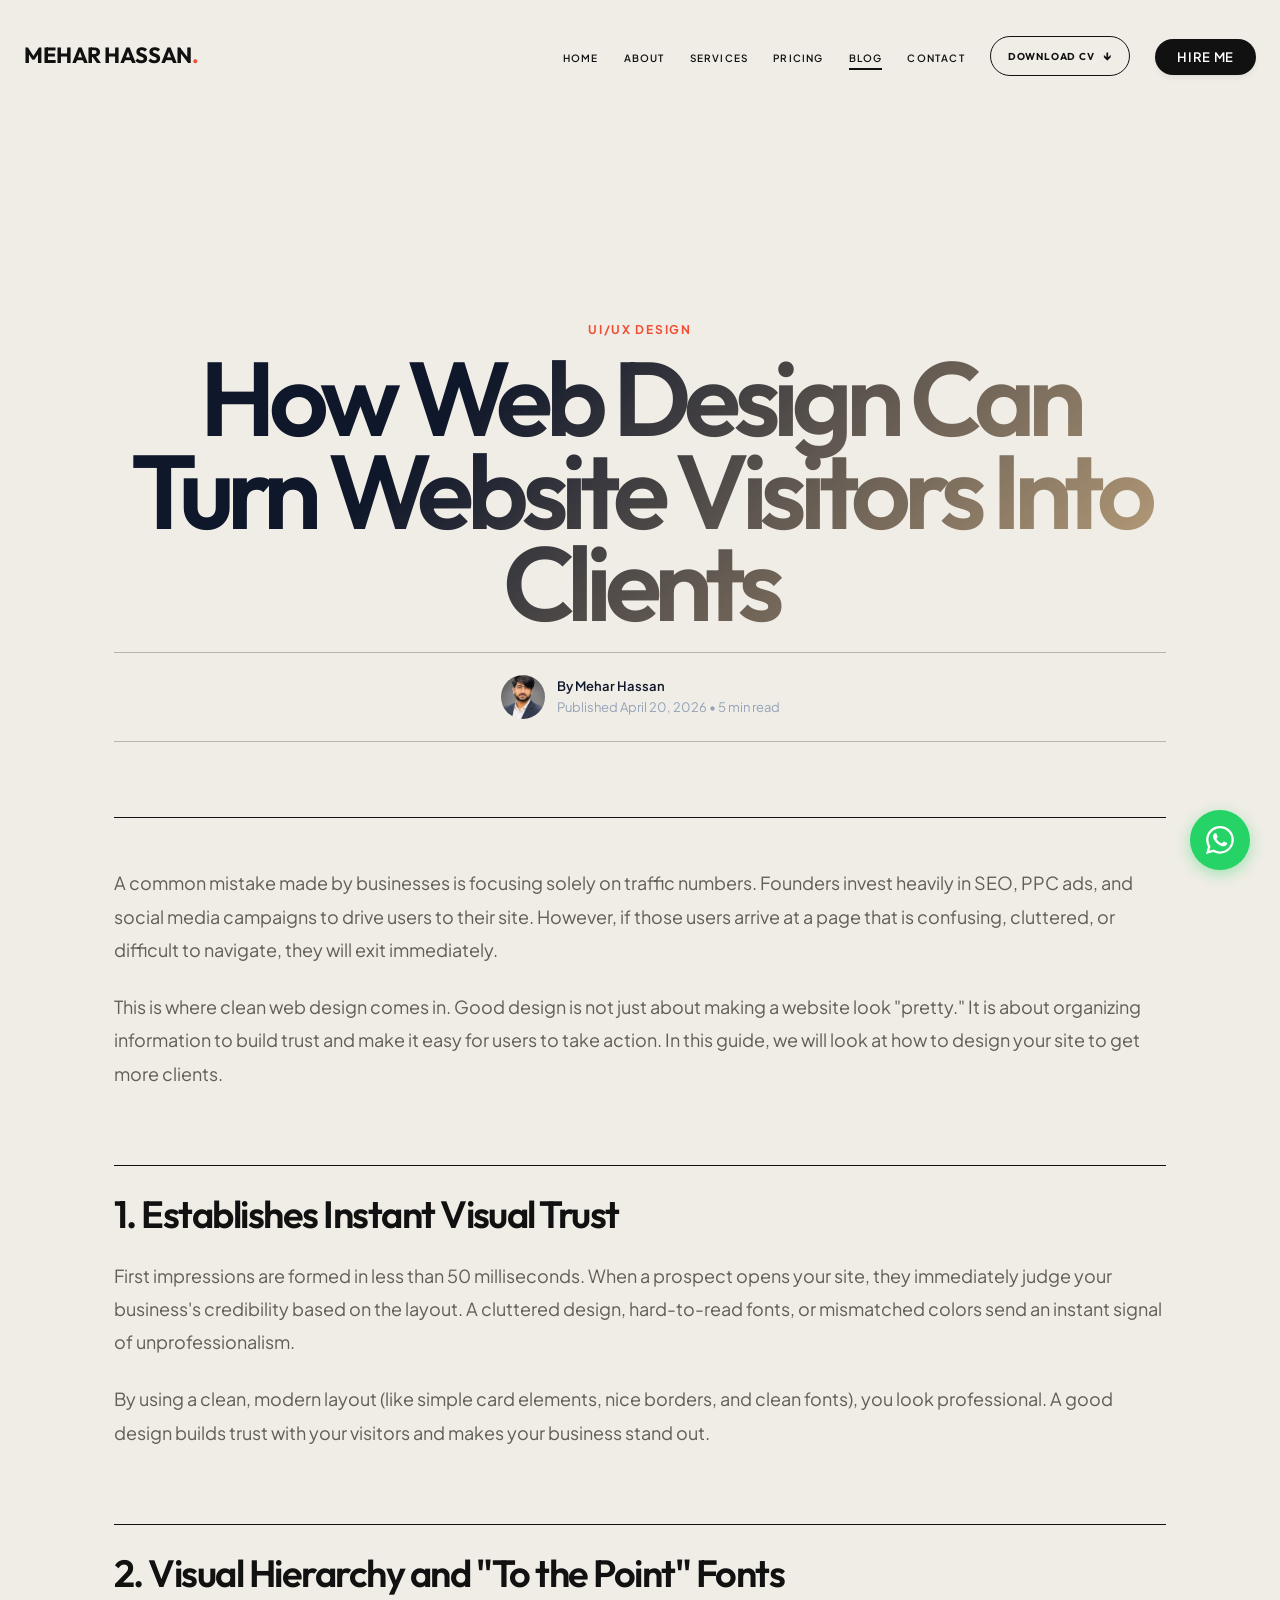
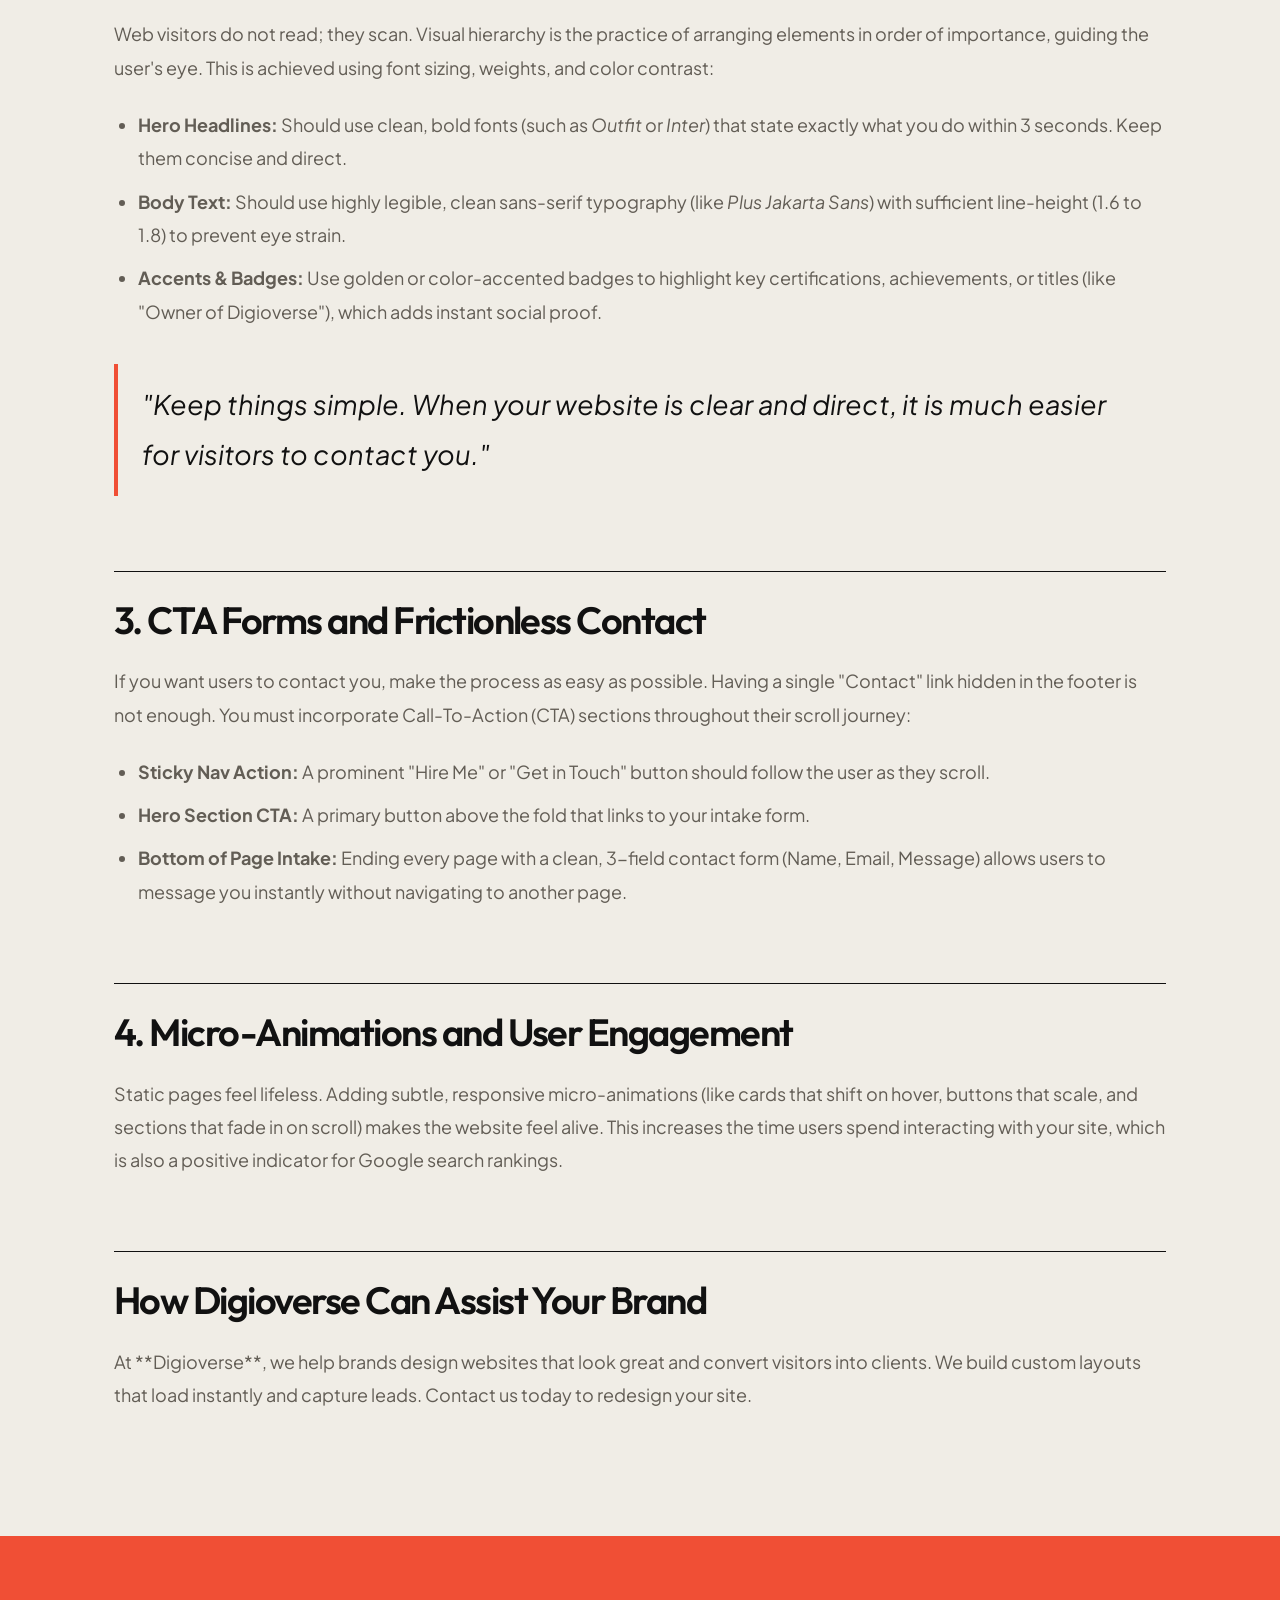
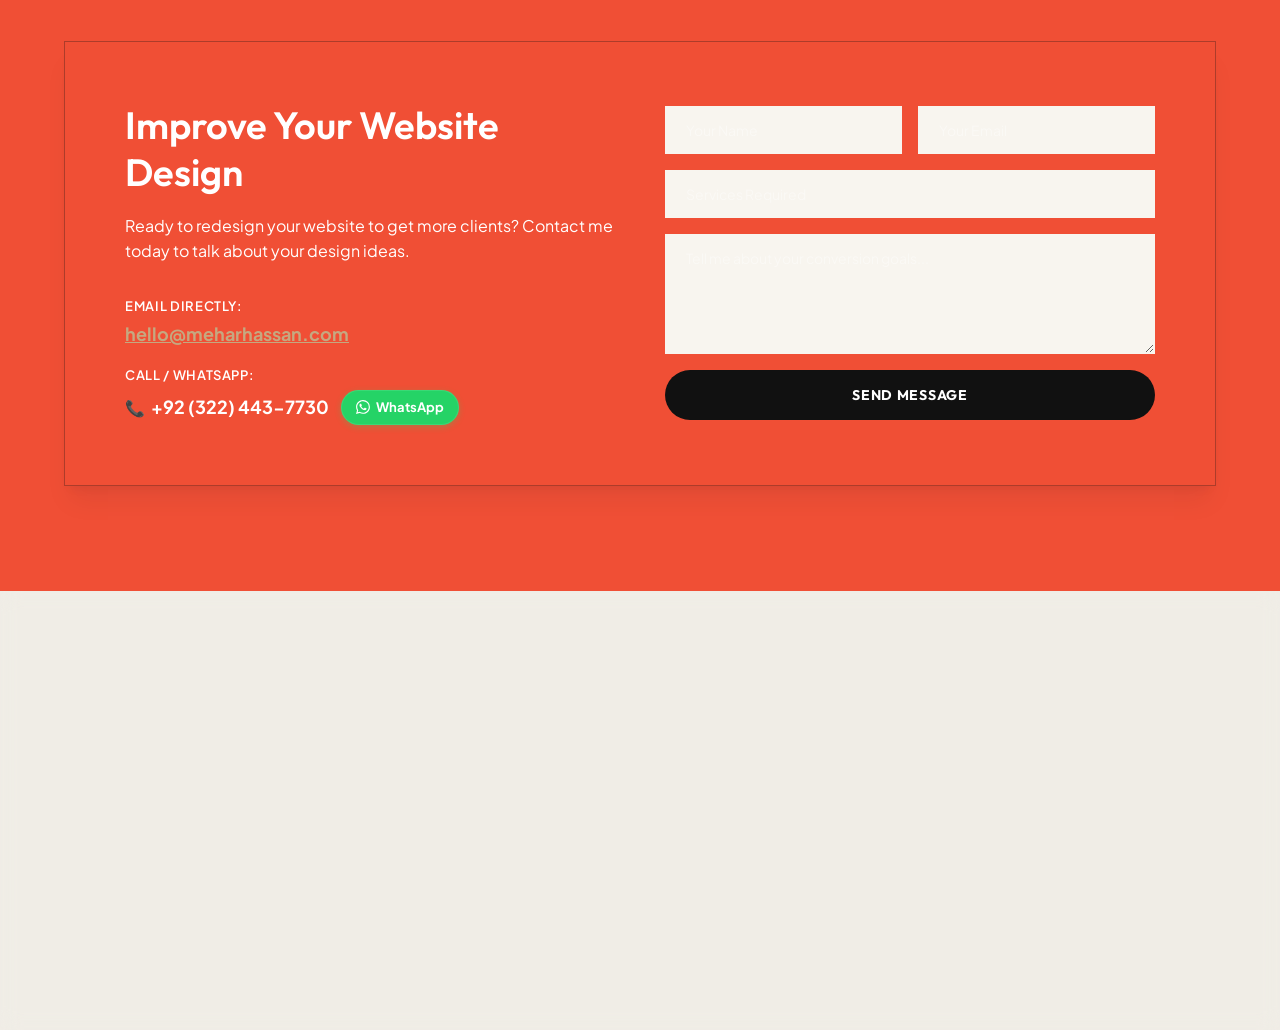
<file: website_prepped_for_cpanel/article-ux-design-conversions.html>
<!doctype html>
<html lang="en">
  <head>
    <meta charset="UTF-8" />
    <meta name="viewport" content="width=device-width, initial-scale=1.0" />
    <title>How Visual UI/UX Design Turns Visitors into Paying Clients</title>
    
    <!-- SEO Meta Tags -->
    <meta name="title" content="How Visual UI/UX Design Turns Visitors into Paying Clients" />
    <meta name="description" content="Learn how creative UI/UX design turns website visitors into paying clients. Discover conversion psychology, design hierarchies, and layout structures." />
    <meta name="keywords" content="Creative UI UX Design, Website Conversions, user experience optimization, conversion rate optimization, visual layout design" />
    <meta name="author" content="Mehar Hassan" />
    <meta name="robots" content="index, follow" />
    
    <!-- Open Graph / Twitter -->
    <meta property="og:type" content="article" />
    <meta property="og:url" content="https://meharhassan.com/article-ux-design-conversions" />
    <meta property="og:title" content="How Visual UI/UX Design Turns Visitors into Paying Clients" />
    <meta property="og:description" content="Learn how creative UI/UX design turns website visitors into paying clients. Discover conversion psychology, design hierarchies, and layout structures." />
    <meta property="og:image" content="https://meharhassan.com/mehar.jpg" />
    
    <link rel="canonical" href="https://meharhassan.com/article-ux-design-conversions" />
    
    <!-- DNS Preconnect to Google Fonts for performance boost -->
    <link rel="preconnect" href="https://fonts.googleapis.com">
    <link rel="preconnect" href="https://fonts.gstatic.com" crossorigin>
    
    <link rel="icon" type="image/png" href="./favicon.png" />
    <link rel="apple-touch-icon" href="./favicon.png" />
    <link rel="stylesheet" href="./style.css">
    <link rel="stylesheet" href="./editorial-inner.css">
    
    <!-- Structured Data (JSON-LD Schema) for Google Search Rich Article Listing -->
    <script type="application/ld+json">
    {
      "@context": "https://schema.org",
      "@type": "BlogPosting",
      "headline": "How Web Design Can Turn Website Visitors Into Clients",
      "image": "https://meharhassan.com/mehar.jpg",
      "datePublished": "2026-04-20T07:00:00Z",
      "dateModified": "2026-04-20T07:00:00Z",
      "author": {
        "@type": "Person",
        "name": "Mehar Hassan",
        "url": "https://meharhassan.com/about"
      },
      "publisher": {
        "@type": "Organization",
        "name": "Digioverse",
        "logo": {
          "@type": "ImageObject",
          "url": "https://meharhassan.com/mehar.jpg"
        }
      },
      "description": "Learn how creative UI/UX design turns website visitors into paying clients. Discover conversion psychology, design hierarchies, and layout structures."
    }
    </script>
    <!-- Google Analytics (GA4) - Replace G-PN7CDHKNLW with your Measurement ID -->
    <script async src="https://www.googletagmanager.com/gtag/js?id=G-PN7CDHKNLW"></script>
    <script>
      window.dataLayer = window.dataLayer || [];
      function gtag(){dataLayer.push(arguments);}
      gtag('js', new Date());
      gtag('config', 'G-PN7CDHKNLW');
    </script>

  </head>
  <body>
    <!-- Header -->
    <header>
      <div class="container nav-container">
        <a href="/" class="logo">MEHAR HASSAN<span>.</span></a>
        
        <ul class="nav-menu">
          <li><a href="/" class="nav-link">Home</a></li>
          <li><a href="about.html" class="nav-link">About</a></li>
          <li><a href="services.html" class="nav-link">Services</a></li>

          <li><a href="pricing.html" class="nav-link">Pricing</a></li>
          <li><a href="blog.html" class="nav-link active">Blog</a></li>
          <li><a href="contact.html" class="nav-link">Contact</a></li>
          <li><a href="./Mehar-Hassan-CV.pdf" class="nav-cv" download="Mehar-Hassan-CV.pdf">Download CV</a></li>
          <li><a href="contact.html" class="nav-cta">Hire Me</a></li>
        </ul>
        
        <button class="menu-btn" aria-label="Toggle Menu">
          <span></span>
          <span></span>
          <span></span>
        </button>
      </div>
    </header>

    <!-- Article Content -->
    <article class="container article-container">
      <div class="article-header reveal">
        <span class="article-category">UI/UX Design</span>
        <h1 class="article-main-title text-gradient">How Web Design Can Turn Website Visitors Into Clients</h1>
        
        <div class="article-author-meta">
          <img src="./mehar.jpg" alt="Mehar Hassan" class="article-avatar" width="44" height="44" />
          <div class="article-meta-text">
            <div class="article-meta-name">By Mehar Hassan</div>
            <div class="article-meta-date">Published April 20, 2026 • 5 min read</div>
          </div>
        </div>
      </div>

      <div class="article-content reveal" style="transition-delay: 150ms;">
        <p>A common mistake made by businesses is focusing solely on traffic numbers. Founders invest heavily in SEO, PPC ads, and social media campaigns to drive users to their site. However, if those users arrive at a page that is confusing, cluttered, or difficult to navigate, they will exit immediately.</p>
        
        <p>This is where clean web design comes in. Good design is not just about making a website look "pretty." It is about organizing information to build trust and make it easy for users to take action. In this guide, we will look at how to design your site to get more clients.</p>

        <h2>1. Establishes Instant Visual Trust</h2>
        <p>First impressions are formed in less than 50 milliseconds. When a prospect opens your site, they immediately judge your business's credibility based on the layout. A cluttered design, hard-to-read fonts, or mismatched colors send an instant signal of unprofessionalism.</p>
        <p>By using a clean, modern layout (like simple card elements, nice borders, and clean fonts), you look professional. A good design builds trust with your visitors and makes your business stand out.</p>

        <h2>2. Visual Hierarchy and "To the Point" Fonts</h2>
        <p>Web visitors do not read; they scan. Visual hierarchy is the practice of arranging elements in order of importance, guiding the user's eye. This is achieved using font sizing, weights, and color contrast:</p>
        <ul>
          <li><strong>Hero Headlines:</strong> Should use clean, bold fonts (such as <em>Outfit</em> or <em>Inter</em>) that state exactly what you do within 3 seconds. Keep them concise and direct.</li>
          <li><strong>Body Text:</strong> Should use highly legible, clean sans-serif typography (like <em>Plus Jakarta Sans</em>) with sufficient line-height (1.6 to 1.8) to prevent eye strain.</li>
          <li><strong>Accents & Badges:</strong> Use golden or color-accented badges to highlight key certifications, achievements, or titles (like "Owner of Digioverse"), which adds instant social proof.</li>
        </ul>

        <blockquote>
          "Keep things simple. When your website is clear and direct, it is much easier for visitors to contact you."
        </blockquote>

        <h2>3. CTA Forms and Frictionless Contact</h2>
        <p>If you want users to contact you, make the process as easy as possible. Having a single "Contact" link hidden in the footer is not enough. You must incorporate Call-To-Action (CTA) sections throughout their scroll journey:</p>
        <ul>
          <li><strong>Sticky Nav Action:</strong> A prominent "Hire Me" or "Get in Touch" button should follow the user as they scroll.</li>
          <li><strong>Hero Section CTA:</strong> A primary button above the fold that links to your intake form.</li>
          <li><strong>Bottom of Page Intake:</strong> Ending every page with a clean, 3-field contact form (Name, Email, Message) allows users to message you instantly without navigating to another page.</li>
        </ul>

        <h2>4. Micro-Animations and User Engagement</h2>
        <p>Static pages feel lifeless. Adding subtle, responsive micro-animations (like cards that shift on hover, buttons that scale, and sections that fade in on scroll) makes the website feel alive. This increases the time users spend interacting with your site, which is also a positive indicator for Google search rankings.</p>
        
        <h2>How Digioverse Can Assist Your Brand</h2>
        <p>At **Digioverse**, we help brands design websites that look great and convert visitors into clients. We build custom layouts that load instantly and capture leads. Contact us today to redesign your site.</p>
      </div>
    </article>

    <!-- Bottom Contact Form -->
    <section class="section-padding cta-section" style="background: rgba(255,255,255,0.15);">
      <div class="container">
        <div class="cta-box reveal">
          <div class="cta-text">
            <h2>Improve Your Website Design</h2>
            <p>Ready to redesign your website to get more clients? Contact me today to talk about your design ideas.</p>
            <div style="margin-top: 24px; display: flex; flex-direction: column; gap: 16px;">
              <div>
                <p style="margin-bottom: 4px; font-weight: 600; color: rgba(255,255,255,0.8); font-size: 13px; text-transform: uppercase; letter-spacing: 0.05em;">Email directly:</p>
                <a href="mailto:hello@meharhassan.com" style="color: var(--primary-gold); font-size: 18px; font-weight: 700; text-decoration: underline;">hello@meharhassan.com</a>
              </div>
              <div>
                <p style="margin-bottom: 4px; font-weight: 600; color: rgba(255,255,255,0.8); font-size: 13px; text-transform: uppercase; letter-spacing: 0.05em;">Call / WhatsApp:</p>
                <div style="display: flex; flex-wrap: wrap; gap: 12px; align-items: center; margin-top: 4px;">
                  <a href="tel:+923224437730" style="color: white; font-size: 18px; font-weight: 700; text-decoration: none; display: inline-flex; align-items: center; gap: 6px;">
                    <span style="font-size: 16px;">📞</span> +92 (322) 443-7730
                  </a>
                  <a href="https://wa.me/923224437730?text=Hi%20Mehar,%20I'm%20interested%20in%20your%20web%20services" target="_blank" rel="noopener" class="whatsapp-btn" style="display: inline-flex; align-items: center; gap: 6px; background: #25d366; color: white !important; padding: 6px 14px; border-radius: 20px; font-size: 13px; font-weight: 700; text-decoration: none; transition: all 0.3s ease; border: 1px solid rgba(255,255,255,0.1); box-shadow: 0 2px 6px rgba(37, 211, 102, 0.3);">
                    <svg xmlns="http://www.w3.org/2000/svg" width="14" height="14" fill="currentColor" viewBox="0 0 16 16" style="vertical-align: middle;">
                      <path d="M13.601 2.326A7.854 7.854 0 0 0 7.994 0C3.627 0 .068 3.558.064 7.926c0 1.399.366 2.76 1.057 3.965L0 16l4.204-1.102a7.933 7.933 0 0 0 3.79.907h.004c4.368 0 7.926-3.558 7.93-7.93A7.898 7.898 0 0 0 13.6 2.326zM7.994 14.521a6.573 6.573 0 0 1-3.356-.92l-.24-.144-2.494.654.666-2.433-.156-.251a6.56 6.56 0 0 1-1.007-3.505c0-3.626 2.957-6.584 6.591-6.584a6.56 6.56 0 0 1 4.66 1.931 6.557 6.557 0 0 1 1.928 4.66c-.004 3.639-2.961 6.592-6.592 6.592zm3.69-4.98c-.202-.1-1.195-.59-1.378-.654-.182-.064-.315-.1-.447.1-.132.196-.512.654-.627.784-.114.13-.228.144-.43.045-.202-.1-.853-.314-1.624-1.002-.599-.535-1.004-1.197-1.122-1.4-.117-.195-.013-.3.088-.4.09-.09.202-.236.3-.354.097-.118.13-.2.196-.334.066-.134.033-.252-.017-.353-.05-.1-.447-1.077-.611-1.472-.16-.388-.323-.335-.447-.341-.115-.006-.247-.007-.38-.007a.729.729 0 0 0-.529.247c-.182.196-.693.677-.693 1.654 0 .977.71 1.916.81 2.049.098.133 1.394 2.132 3.383 2.992.47.205.84.326 1.129.418.475.152.904.129 1.246.08.38-.058 1.195-.488 1.362-.96.166-.472.166-.875.117-.96-.05-.085-.18-.13-.382-.23z"/>
                    </svg>
                    WhatsApp
                  </a>
                </div>
              </div>
            </div>
          </div>
          
          <div class="cta-form">
            <form class="contact-form-element">
              <div class="form-group-row">
                <input type="text" class="form-input" placeholder="Your Name" required />
                <input type="email" class="form-input" placeholder="Your Email" required />
              </div>
              <input type="text" class="form-input" placeholder="Services Required" required />
              <textarea class="form-input form-textarea" placeholder="Tell me about your conversion goals..." required></textarea>
              <button type="submit" class="btn-form">Send Message</button>
            </form>
          </div>
        </div>
      </div>
    </section>

    <!-- Footer -->
    <footer>
      <div class="container footer-grid">
        <a href="/" class="logo">MEHAR HASSAN<span>.</span></a>
        
        <ul class="footer-links">
          <li><a href="/" class="footer-link">Home</a></li>
          <li><a href="about.html" class="footer-link">About</a></li>
          <li><a href="services.html" class="footer-link">Services</a></li>
          <li><a href="blog.html" class="footer-link">Blog</a></li>
          <li><a href="contact.html" class="footer-link">Contact</a></li>
        </ul>
        <ul class="footer-links" style="margin-top: 10px; gap: 20px;">
          <li><a href="https://www.upwork.com/freelancers/~01a6b0c2e3d4f5g6h7" target="_blank" rel="noopener" class="footer-link">Upwork (Top Rated)</a></li>
          <li><a href="https://99designs.com/profiles/meharhassan" target="_blank" rel="noopener" class="footer-link">99designs (Winner)</a></li>
          <li><a href="https://www.linkedin.com/in/meharhassan" target="_blank" rel="noopener" class="footer-link">LinkedIn</a></li>
          <li><a href="https://www.behance.net/meharhassan" target="_blank" rel="noopener" class="footer-link">Behance</a></li>
        </ul>

        

        <div style="margin-top: 16px;">
          <p style="font-size: 12px; color: var(--text-light); margin-bottom: 8px; font-weight: 600; text-transform: uppercase; letter-spacing: 0.05em;">Get Free Web Design Tips</p>
          <form class="footer-newsletter" onsubmit="return false;">
            <input type="email" class="newsletter-input" placeholder="Your email address" required />
            <button type="submit" class="newsletter-btn">Subscribe</button>
          </form>
        </div>



        <div class="footer-copy">
          <p>© 2026 Mehar Hassan. All rights reserved. | Owner of <a href="https://digioverse.com" target="_blank" rel="noopener" style="color: var(--primary-gold); font-weight: 600;">Digioverse</a></p>
        </div>
      </div>
    </footer>

    <!-- Master JS -->
    <script src="./script.js"></script>
    <script src="./editorial-mode.js"></script>
  </body>
</html>
</file>
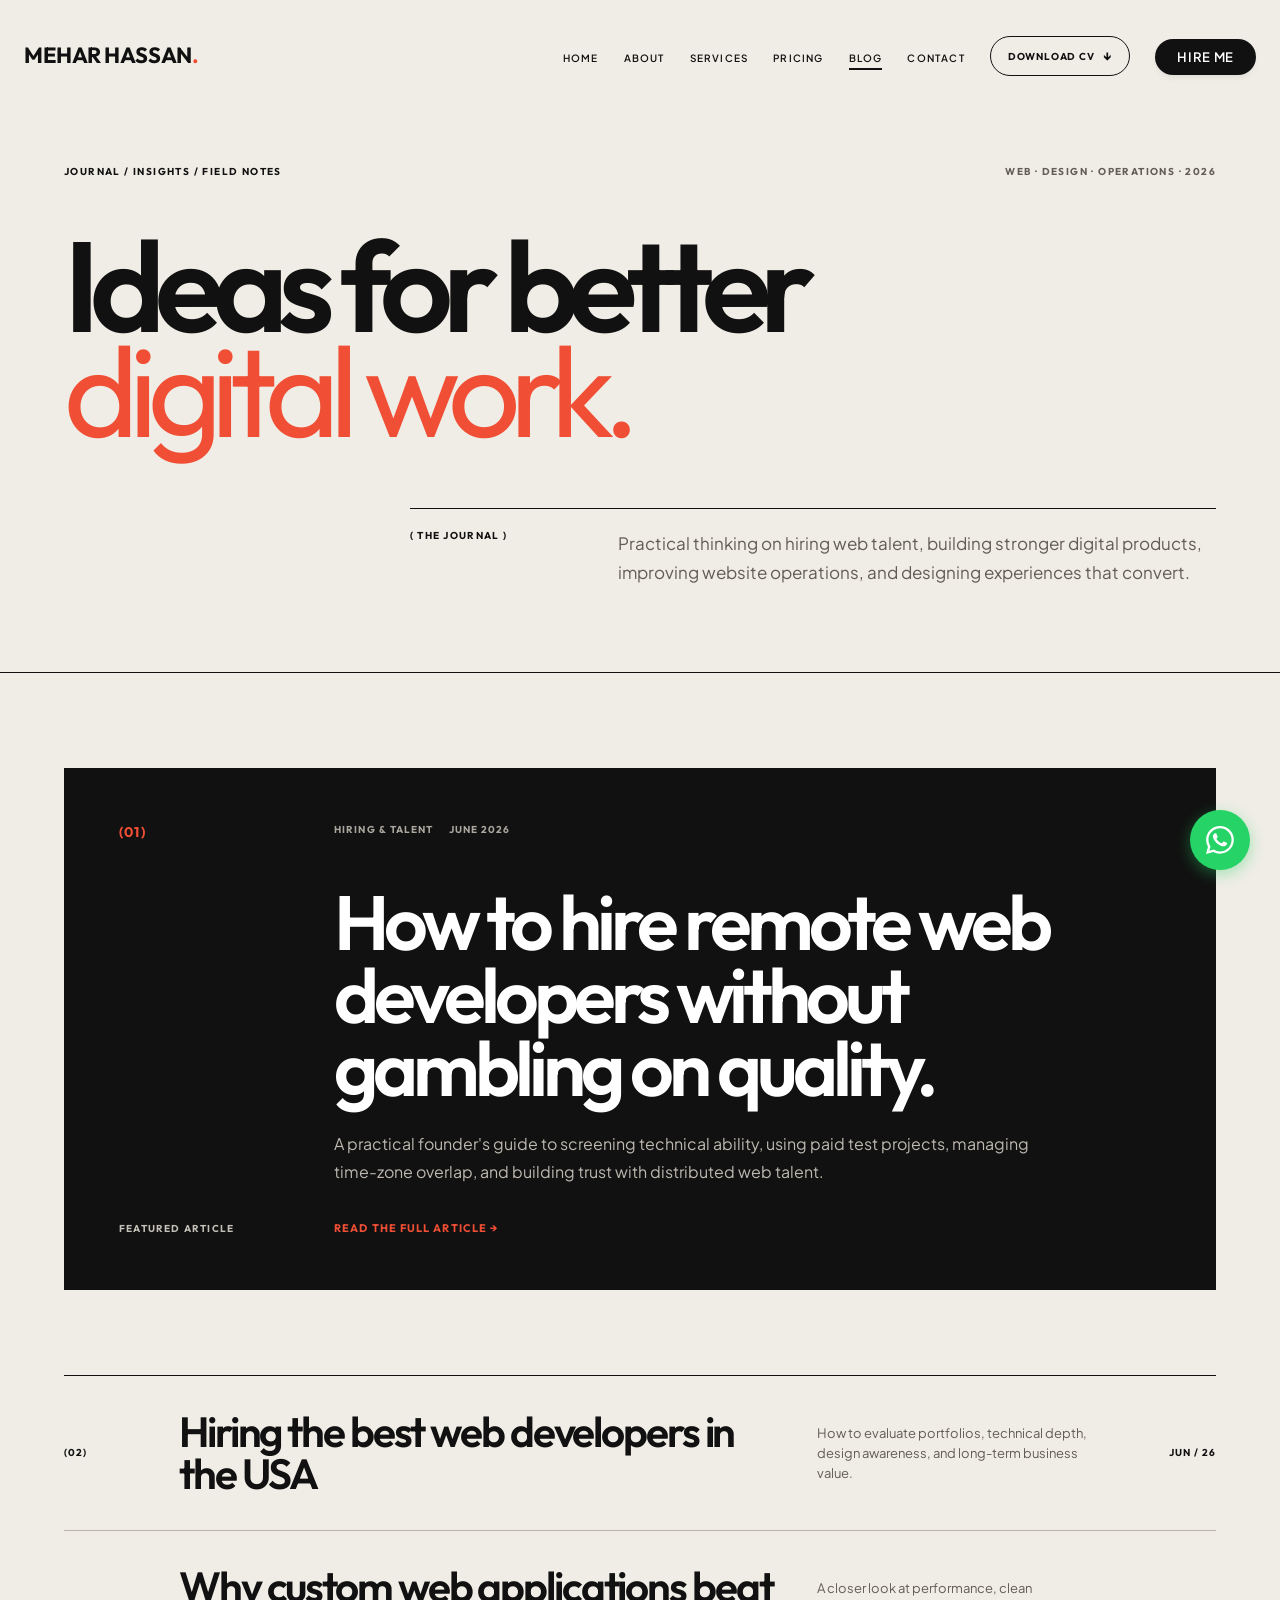
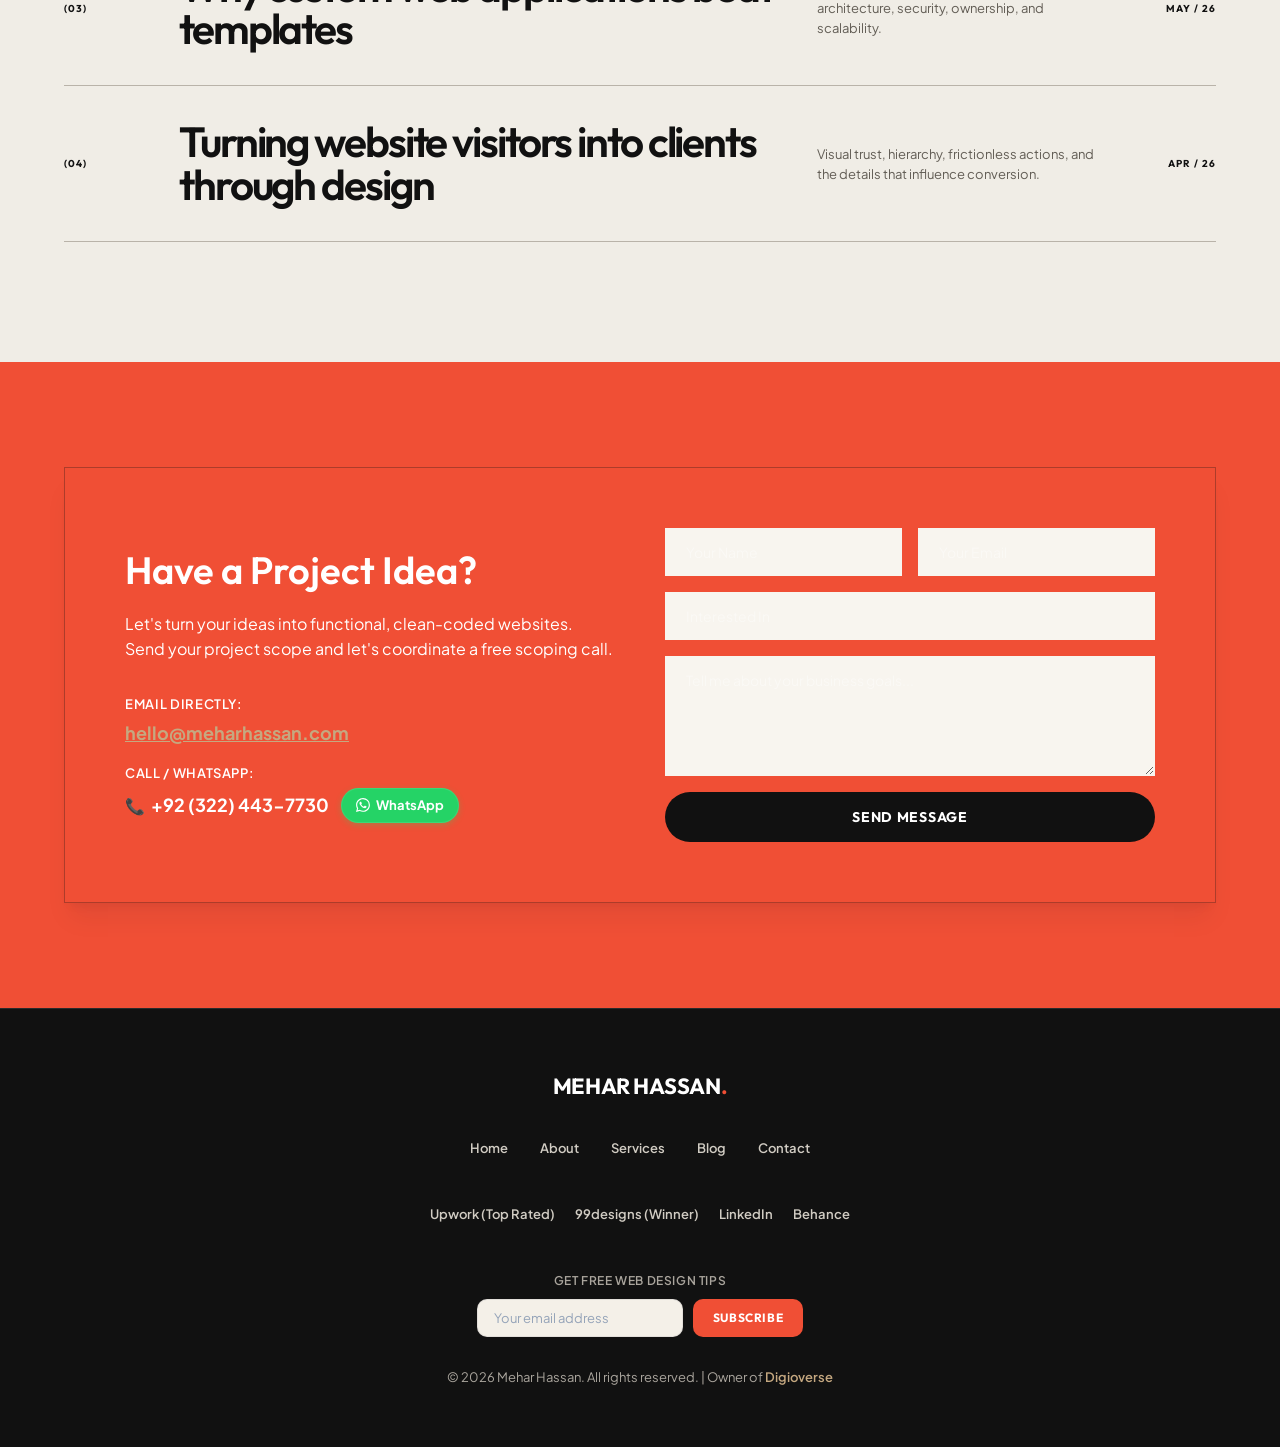
<file: website_prepped_for_cpanel/blog.html>
<!doctype html>
<html lang="en">
  <head>
    <meta charset="UTF-8" />
    <meta name="viewport" content="width=device-width, initial-scale=1.0" />
    <title>Web Development & Design Insights Blog | Mehar Hassan</title>
    
    <!-- SEO Meta Tags -->
    <meta name="title" content="Web Development & Design Insights Blog | Mehar Hassan" />
    <meta name="description" content="Read expert guides on web development, custom SaaS engineering, UI/UX design, and Google SEO ranking optimization. Insights by Mehar Hassan, Owner of Digioverse." />
    <meta name="keywords" content="web developer blog, custom coding insights, UI UX design articles, conversion rate optimization, Digioverse insights" />
    <meta name="author" content="Mehar Hassan" />
    <meta name="robots" content="index, follow" />
    
    <!-- Open Graph / Twitter -->
    <meta property="og:type" content="website" />
    <meta property="og:url" content="https://meharhassan.com/blog.html" />
    <meta property="og:title" content="Web Development & Design Insights Blog | Mehar Hassan" />
    <meta property="og:description" content="Read expert guides on web development, custom SaaS engineering, UI/UX design, and Google SEO ranking optimization. Insights by Mehar Hassan, Owner of Digioverse." />
    <meta property="og:image" content="https://meharhassan.com/mehar.jpg" />
    
    <link rel="canonical" href="https://meharhassan.com/blog.html" />
    
    <!-- DNS Preconnect to Google Fonts for performance boost -->
    <link rel="preconnect" href="https://fonts.googleapis.com">
    <link rel="preconnect" href="https://fonts.gstatic.com" crossorigin>
    
    <link rel="icon" type="image/png" href="./favicon.png" />
    <link rel="apple-touch-icon" href="./favicon.png" />
    <link rel="stylesheet" href="./style.css">
    <link rel="stylesheet" href="./editorial-inner.css">
    <link rel="stylesheet" href="./blog-editorial.css">
    
    <!-- Structured Data (JSON-LD Schema) for Blog Index Collection -->
    <script type="application/ld+json">
    {
      "@context": "https://schema.org",
      "@type": "CollectionPage",
      "name": "The Developer Journal | Mehar Hassan Blog",
      "url": "https://meharhassan.com/blog.html",
      "description": "Read expert articles on web development, custom SaaS engineering, UI/UX design, and SEO optimization. Insights by Mehar Hassan.",
      "hasPart": [
        {
          "@type": "WebPage",
          "name": "How to Hire Remote Web Developers: The USA Founder's Vetting Guide",
          "url": "https://meharhassan.com/article-hiring-remote-developers.html"
        },
        {
          "@type": "WebPage",
          "name": "How to Hire the Best Web Developers in the USA for Your Business",
          "url": "https://meharhassan.com/article-hiring-web-developers.html"
        },
        {
          "@type": "WebPage",
          "name": "Why Custom Web Applications Work Better Than Templates",
          "url": "https://meharhassan.com/article-custom-saas-benefits.html"
        },
        {
          "@type": "WebPage",
          "name": "How Web Design Can Turn Website Visitors Into Clients",
          "url": "https://meharhassan.com/article-ux-design-conversions.html"
        }
      ]
    }
    </script>
    <!-- Google Analytics (GA4) - Replace G-PN7CDHKNLW with your Measurement ID -->
    <script async src="https://www.googletagmanager.com/gtag/js?id=G-PN7CDHKNLW"></script>
    <script>
      window.dataLayer = window.dataLayer || [];
      function gtag(){dataLayer.push(arguments);}
      gtag('js', new Date());
      gtag('config', 'G-PN7CDHKNLW');
    </script>

  </head>
  <body>
    <!-- Header -->
    <header>
      <div class="container nav-container">
        <a href="/" class="logo">MEHAR HASSAN<span>.</span></a>
        
        <ul class="nav-menu">
          <li><a href="/" class="nav-link">Home</a></li>
          <li><a href="about.html" class="nav-link">About</a></li>
          <li><a href="services.html" class="nav-link">Services</a></li>

          <li><a href="pricing.html" class="nav-link">Pricing</a></li>
          <li><a href="blog.html" class="nav-link active">Blog</a></li>
          <li><a href="contact.html" class="nav-link">Contact</a></li>
          <li><a href="./Mehar-Hassan-CV.pdf" class="nav-cv" download="Mehar-Hassan-CV.pdf">Download CV</a></li>
          <li><a href="contact.html" class="nav-cta">Hire Me</a></li>
        </ul>
        
        <button class="menu-btn" aria-label="Toggle Menu">
          <span></span>
          <span></span>
          <span></span>
        </button>
      </div>
    </header>

    <!-- Editorial Journal -->
    <section class="journal-hero">
      <div class="container">
        <div class="journal-hero-top"><span>Journal / Insights / Field notes</span><span>Web · Design · Operations · 2026</span></div>
        <h1 class="journal-title">Ideas for better<br><em>digital work.</em></h1>
        <div class="journal-intro"><strong>( The journal )</strong><p>Practical thinking on hiring web talent, building stronger digital products, improving website operations, and designing experiences that convert.</p></div>
      </div>
    </section>
    <section class="journal-content">
      <div class="container">
        <a class="featured-story" href="article-hiring-remote-developers.html">
          <div class="story-index"><strong>(01)</strong><span>Featured article</span></div>
          <div class="featured-body"><div class="featured-meta"><span>Hiring &amp; Talent</span><span>June 2026</span></div><h2>How to hire remote web developers without gambling on quality.</h2><p>A practical founder's guide to screening technical ability, using paid test projects, managing time-zone overlap, and building trust with distributed web talent.</p><span class="featured-link">Read the full article →</span></div>
        </a>
        <div class="journal-list">
          <a class="journal-row" href="article-hiring-web-developers.html"><span class="number">(02)</span><h3>Hiring the best web developers in the USA</h3><p>How to evaluate portfolios, technical depth, design awareness, and long-term business value.</p><span class="date">Jun / 26</span></a>
          <a class="journal-row" href="article-custom-saas-benefits.html"><span class="number">(03)</span><h3>Why custom web applications beat templates</h3><p>A closer look at performance, clean architecture, security, ownership, and scalability.</p><span class="date">May / 26</span></a>
          <a class="journal-row" href="article-ux-design-conversions.html"><span class="number">(04)</span><h3>Turning website visitors into clients through design</h3><p>Visual trust, hierarchy, frictionless actions, and the details that influence conversion.</p><span class="date">Apr / 26</span></a>
        </div>
      </div>
    </section>

    <!-- Bottom Contact Form (CTA Form Everywhere) -->
    <section class="section-padding cta-section" style="background: rgba(255,255,255,0.15);">
      <div class="container">
        <div class="cta-box reveal">
          <div class="cta-text">
            <h2>Have a Project Idea?</h2>
            <p>Let's turn your ideas into functional, clean-coded websites. Send your project scope and let's coordinate a free scoping call.</p>
            <div style="margin-top: 24px; display: flex; flex-direction: column; gap: 16px;">
              <div>
                <p style="margin-bottom: 4px; font-weight: 600; color: rgba(255,255,255,0.8); font-size: 13px; text-transform: uppercase; letter-spacing: 0.05em;">Email directly:</p>
                <a href="mailto:hello@meharhassan.com" style="color: var(--primary-gold); font-size: 18px; font-weight: 700; text-decoration: underline;">hello@meharhassan.com</a>
              </div>
              <div>
                <p style="margin-bottom: 4px; font-weight: 600; color: rgba(255,255,255,0.8); font-size: 13px; text-transform: uppercase; letter-spacing: 0.05em;">Call / WhatsApp:</p>
                <div style="display: flex; flex-wrap: wrap; gap: 12px; align-items: center; margin-top: 4px;">
                  <a href="tel:+923224437730" style="color: white; font-size: 18px; font-weight: 700; text-decoration: none; display: inline-flex; align-items: center; gap: 6px;">
                    <span style="font-size: 16px;">📞</span> +92 (322) 443-7730
                  </a>
                  <a href="https://wa.me/923224437730?text=Hi%20Mehar,%20I'm%20interested%20in%20your%20web%20services" target="_blank" rel="noopener" class="whatsapp-btn" style="display: inline-flex; align-items: center; gap: 6px; background: #25d366; color: white !important; padding: 6px 14px; border-radius: 20px; font-size: 13px; font-weight: 700; text-decoration: none; transition: all 0.3s ease; border: 1px solid rgba(255,255,255,0.1); box-shadow: 0 2px 6px rgba(37, 211, 102, 0.3);">
                    <svg xmlns="http://www.w3.org/2000/svg" width="14" height="14" fill="currentColor" viewBox="0 0 16 16" style="vertical-align: middle;">
                      <path d="M13.601 2.326A7.854 7.854 0 0 0 7.994 0C3.627 0 .068 3.558.064 7.926c0 1.399.366 2.76 1.057 3.965L0 16l4.204-1.102a7.933 7.933 0 0 0 3.79.907h.004c4.368 0 7.926-3.558 7.93-7.93A7.898 7.898 0 0 0 13.6 2.326zM7.994 14.521a6.573 6.573 0 0 1-3.356-.92l-.24-.144-2.494.654.666-2.433-.156-.251a6.56 6.56 0 0 1-1.007-3.505c0-3.626 2.957-6.584 6.591-6.584a6.56 6.56 0 0 1 4.66 1.931 6.557 6.557 0 0 1 1.928 4.66c-.004 3.639-2.961 6.592-6.592 6.592zm3.69-4.98c-.202-.1-1.195-.59-1.378-.654-.182-.064-.315-.1-.447.1-.132.196-.512.654-.627.784-.114.13-.228.144-.43.045-.202-.1-.853-.314-1.624-1.002-.599-.535-1.004-1.197-1.122-1.4-.117-.195-.013-.3.088-.4.09-.09.202-.236.3-.354.097-.118.13-.2.196-.334.066-.134.033-.252-.017-.353-.05-.1-.447-1.077-.611-1.472-.16-.388-.323-.335-.447-.341-.115-.006-.247-.007-.38-.007a.729.729 0 0 0-.529.247c-.182.196-.693.677-.693 1.654 0 .977.71 1.916.81 2.049.098.133 1.394 2.132 3.383 2.992.47.205.84.326 1.129.418.475.152.904.129 1.246.08.38-.058 1.195-.488 1.362-.96.166-.472.166-.875.117-.96-.05-.085-.18-.13-.382-.23z"/>
                    </svg>
                    WhatsApp
                  </a>
                </div>
              </div>
            </div>
          </div>
          
          <div class="cta-form">
            <form class="contact-form-element">
              <div class="form-group-row">
                <input type="text" class="form-input" placeholder="Your Name" required />
                <input type="email" class="form-input" placeholder="Your Email" required />
              </div>
              <input type="text" class="form-input" placeholder="Interested In" required />
              <textarea class="form-input form-textarea" placeholder="Tell me about your business goals..." required></textarea>
              <button type="submit" class="btn-form">Send Message</button>
            </form>
          </div>
        </div>
      </div>
    </section>

    <!-- Footer -->
    <footer>
      <div class="container footer-grid">
        <a href="/" class="logo">MEHAR HASSAN<span>.</span></a>
        
        <ul class="footer-links">
          <li><a href="/" class="footer-link">Home</a></li>
          <li><a href="about.html" class="footer-link">About</a></li>
          <li><a href="services.html" class="footer-link">Services</a></li>
          <li><a href="blog.html" class="footer-link">Blog</a></li>
          <li><a href="contact.html" class="footer-link">Contact</a></li>
        </ul>
        <ul class="footer-links" style="margin-top: 10px; gap: 20px;">
          <li><a href="https://www.upwork.com/freelancers/~01a6b0c2e3d4f5g6h7" target="_blank" rel="noopener" class="footer-link">Upwork (Top Rated)</a></li>
          <li><a href="https://99designs.com/profiles/meharhassan" target="_blank" rel="noopener" class="footer-link">99designs (Winner)</a></li>
          <li><a href="https://www.linkedin.com/in/meharhassan" target="_blank" rel="noopener" class="footer-link">LinkedIn</a></li>
          <li><a href="https://www.behance.net/meharhassan" target="_blank" rel="noopener" class="footer-link">Behance</a></li>
        </ul>

        

        <div style="margin-top: 16px;">
          <p style="font-size: 12px; color: var(--text-light); margin-bottom: 8px; font-weight: 600; text-transform: uppercase; letter-spacing: 0.05em;">Get Free Web Design Tips</p>
          <form class="footer-newsletter" onsubmit="return false;">
            <input type="email" class="newsletter-input" placeholder="Your email address" required />
            <button type="submit" class="newsletter-btn">Subscribe</button>
          </form>
        </div>



        <div class="footer-copy">
          <p>© 2026 Mehar Hassan. All rights reserved. | Owner of <a href="https://digioverse.com" target="_blank" rel="noopener" style="color: var(--primary-gold); font-weight: 600;">Digioverse</a></p>
        </div>
      </div>
    </footer>

    <!-- Master JS -->
    <script src="./script.js"></script>
    <script src="./editorial-mode.js"></script>
  </body>
</html>
</file>
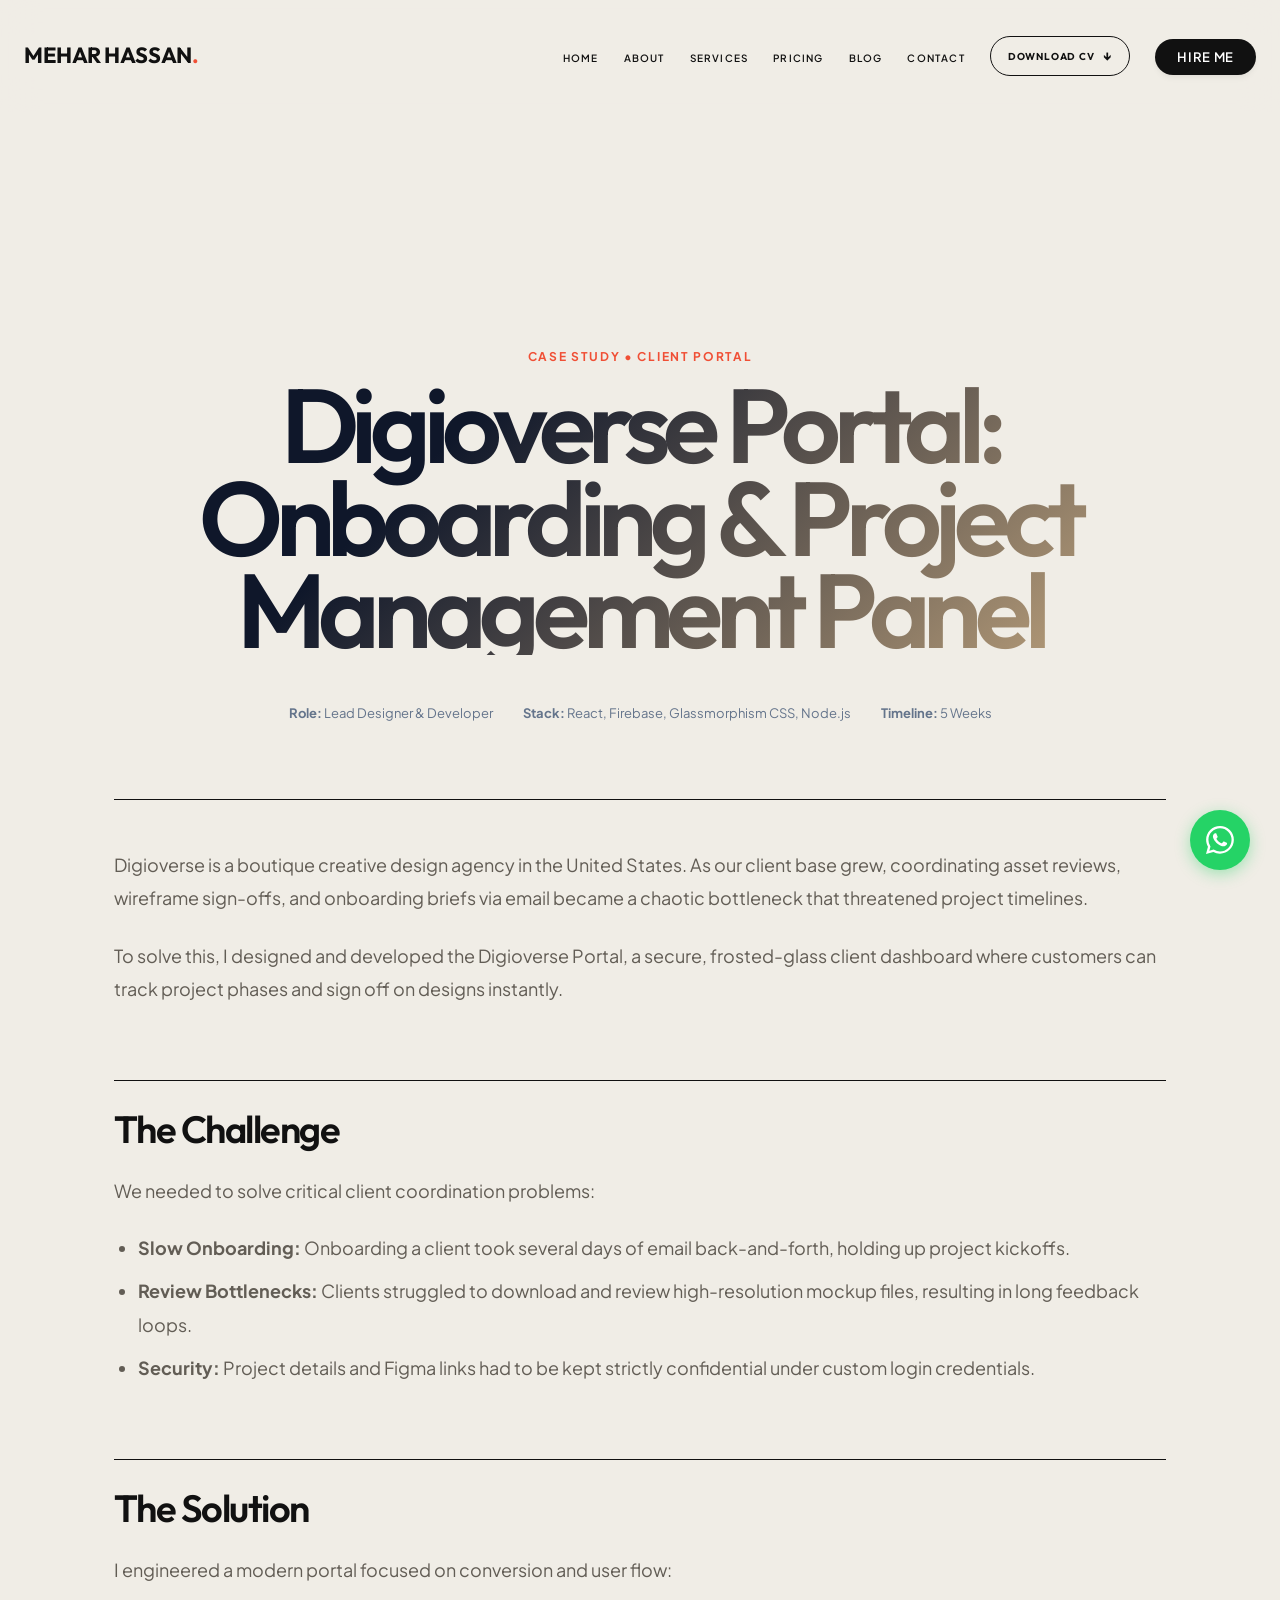
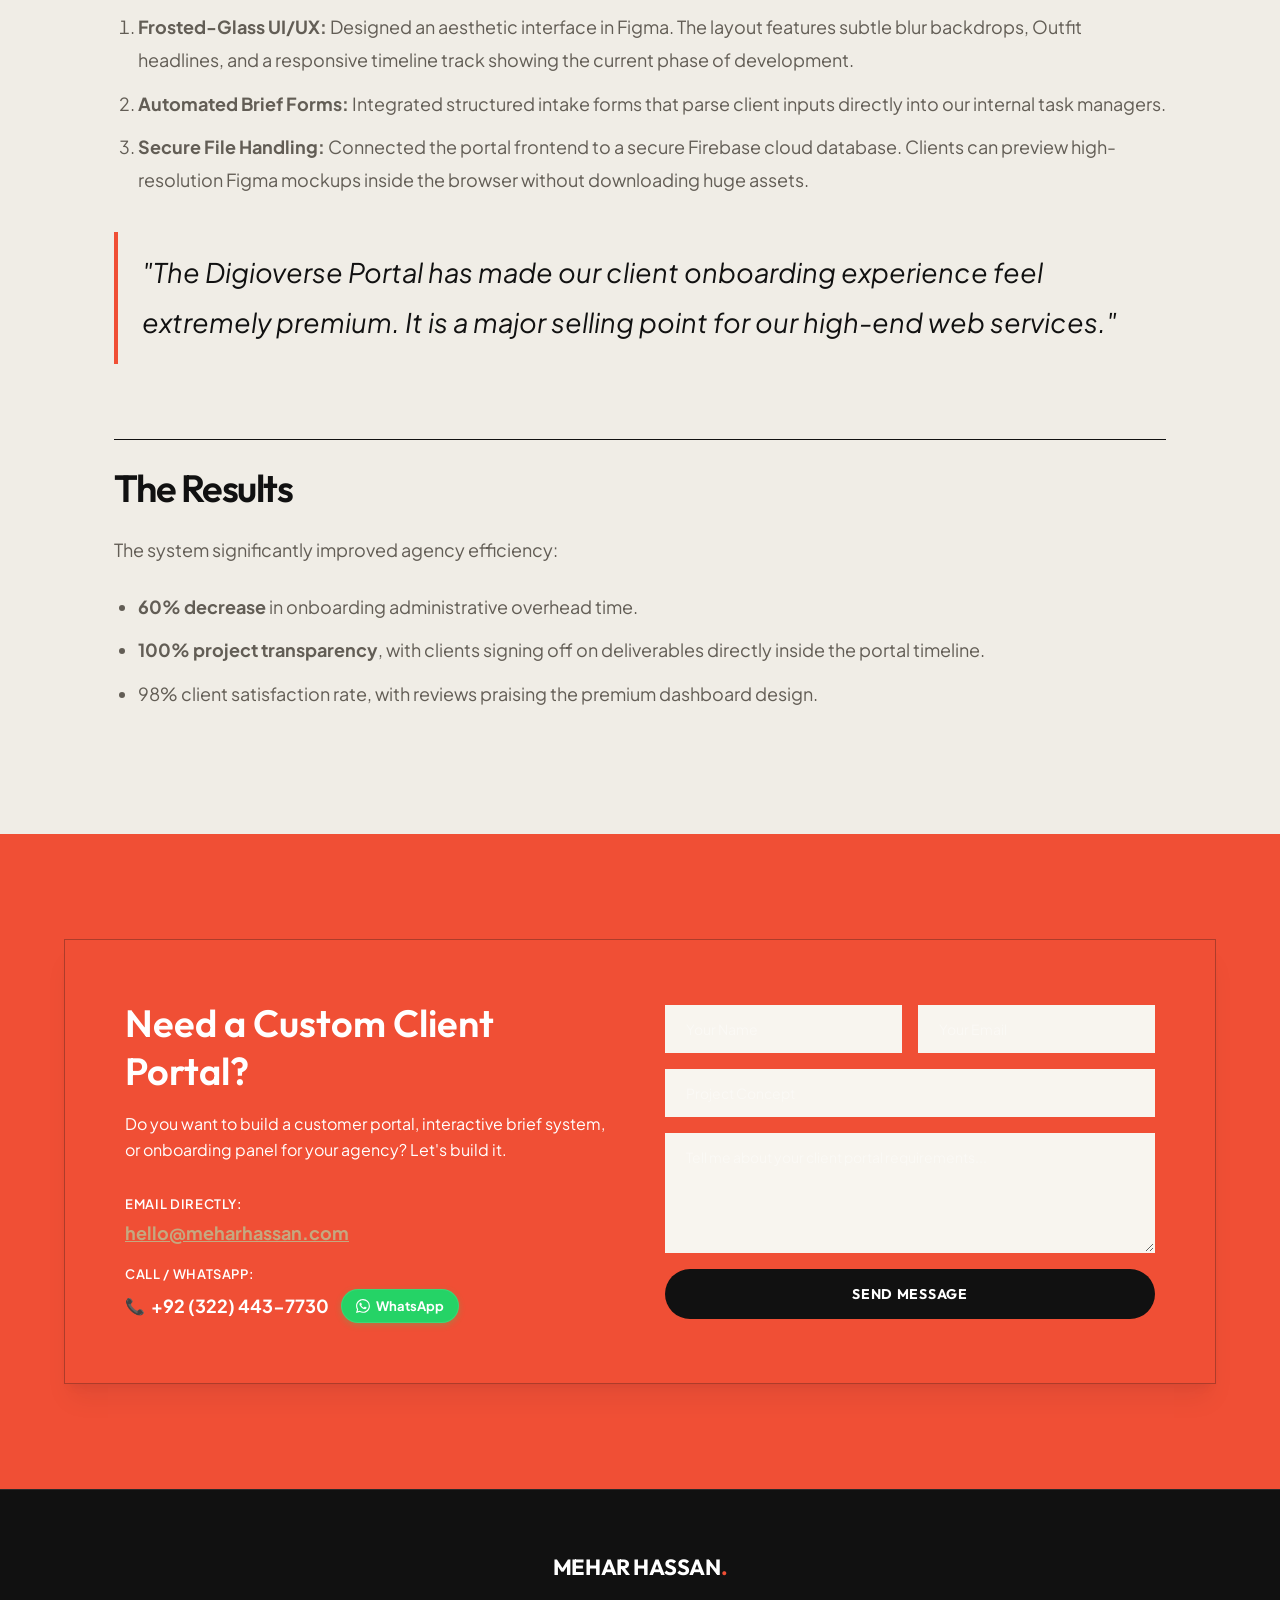
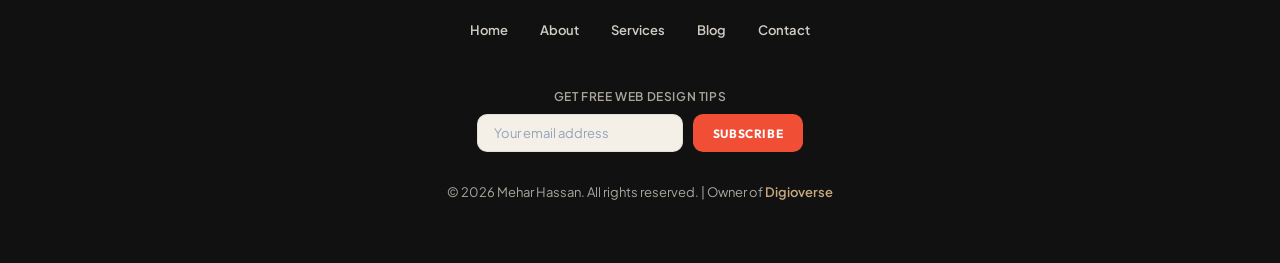
<file: website_prepped_for_cpanel/case-study-digioverse.html>
<!doctype html>
<html lang="en">
  <head>
    <meta charset="UTF-8" />
    <meta name="viewport" content="width=device-width, initial-scale=1.0" />
    <title>Client Onboarding Portal React App Case Study | Digioverse Portal</title>
    
    <!-- SEO Meta Tags -->
    <meta name="title" content="Client Onboarding Portal React App Case Study | Digioverse Portal" />
    <meta name="description" content="Case study of the Digioverse Client Portal, a custom deliverables system, onboarding automation, and design workspace developed by Mehar Hassan." />
    <meta name="keywords" content="client portal development, agency management web app, project onboarding automation, custom design systems" />
    <meta name="author" content="Mehar Hassan" />
    <meta name="robots" content="index, follow" />
    
    <link rel="canonical" href="https://meharhassan.com/case-study-digioverse" />
    <link rel="icon" type="image/png" href="./favicon.png" />
    <link rel="apple-touch-icon" href="./favicon.png" />
    <link rel="stylesheet" href="./style.css">
    <link rel="stylesheet" href="./editorial-inner.css">
        <!-- Structured Data (JSON-LD Schema) for Case Study -->
    <script type="application/ld+json">
    {
      "@context": "https://schema.org",
      "@type": "WebPage",
      "name": "Digioverse Portal Case Study | Custom Client Portal",
      "description": "Case study of the Digioverse Client Portal, a custom deliverables system, onboarding automation, and design workspace developed by Mehar Hassan.",
      "url": "https://meharhassan.com/case-study-digioverse",
      "publisher": {
        "@type": "Person",
        "name": "Mehar Hassan",
        "jobTitle": "Web Developer & Creative Designer",
        "url": "https://meharhassan.com/"
      },
      "mainEntity": {
        "@type": "SoftwareApplication",
        "name": "Digioverse Client Portal",
        "applicationCategory": "BusinessApplication",
        "operatingSystem": "All",
        "description": "A secure client portal featuring glassmorphic UI, dynamic project phase tracking, and Firebase document-sharing integrations."
      }
    }
    </script>
    <!-- Google Analytics (GA4) - Replace G-PN7CDHKNLW with your Measurement ID -->
    <script async src="https://www.googletagmanager.com/gtag/js?id=G-PN7CDHKNLW"></script>
    <script>
      window.dataLayer = window.dataLayer || [];
      function gtag(){dataLayer.push(arguments);}
      gtag('js', new Date());
      gtag('config', 'G-PN7CDHKNLW');
    </script>

  </head>
  <body>
    <!-- Header -->
    <header>
      <div class="container nav-container">
        <a href="/" class="logo">MEHAR HASSAN<span>.</span></a>
        
        <ul class="nav-menu">
          <li><a href="/" class="nav-link">Home</a></li>
          <li><a href="about.html" class="nav-link">About</a></li>
          <li><a href="services.html" class="nav-link">Services</a></li>

          <li><a href="pricing.html" class="nav-link">Pricing</a></li>
          <li><a href="blog.html" class="nav-link">Blog</a></li>
          <li><a href="contact.html" class="nav-link">Contact</a></li>
          <li><a href="./Mehar-Hassan-CV.pdf" class="nav-cv" download="Mehar-Hassan-CV.pdf">Download CV</a></li>
          <li><a href="contact.html" class="nav-cta">Hire Me</a></li>
        </ul>
        
        <button class="menu-btn" aria-label="Toggle Menu">
          <span></span>
          <span></span>
          <span></span>
        </button>
      </div>
    </header>

    <!-- Case Study Content -->
    <article class="container article-container">
      <div class="article-header reveal">
        <span class="article-category">Case Study • Client Portal</span>
        <h1 class="article-main-title text-gradient">Digioverse Portal: Onboarding & Project Management Panel</h1>
        
        <div style="display: flex; justify-content: center; gap: 30px; margin-top: 24px; font-size: 13px; color: var(--text-muted);">
          <div><strong>Role:</strong> Lead Designer & Developer</div>
          <div><strong>Stack:</strong> React, Firebase, Glassmorphism CSS, Node.js</div>
          <div><strong>Timeline:</strong> 5 Weeks</div>
        </div>
      </div>

      <div class="article-content reveal" style="transition-delay: 150ms;">
        <p>Digioverse is a boutique creative design agency in the United States. As our client base grew, coordinating asset reviews, wireframe sign-offs, and onboarding briefs via email became a chaotic bottleneck that threatened project timelines.</p>
        
        <p>To solve this, I designed and developed the Digioverse Portal, a secure, frosted-glass client dashboard where customers can track project phases and sign off on designs instantly.</p>

        <h2>The Challenge</h2>
        <p>We needed to solve critical client coordination problems:</p>
        <ul>
          <li><strong>Slow Onboarding:</strong> Onboarding a client took several days of email back-and-forth, holding up project kickoffs.</li>
          <li><strong>Review Bottlenecks:</strong> Clients struggled to download and review high-resolution mockup files, resulting in long feedback loops.</li>
          <li><strong>Security:</strong> Project details and Figma links had to be kept strictly confidential under custom login credentials.</li>
        </ul>

        <h2>The Solution</h2>
        <p>I engineered a modern portal focused on conversion and user flow:</p>
        <ol>
          <li><strong>Frosted-Glass UI/UX:</strong> Designed an aesthetic interface in Figma. The layout features subtle blur backdrops, Outfit headlines, and a responsive timeline track showing the current phase of development.</li>
          <li><strong>Automated Brief Forms:</strong> Integrated structured intake forms that parse client inputs directly into our internal task managers.</li>
          <li><strong>Secure File Handling:</strong> Connected the portal frontend to a secure Firebase cloud database. Clients can preview high-resolution Figma mockups inside the browser without downloading huge assets.</li>
        </ol>

        <blockquote>
          "The Digioverse Portal has made our client onboarding experience feel extremely premium. It is a major selling point for our high-end web services."
        </blockquote>

        <h2>The Results</h2>
        <p>The system significantly improved agency efficiency:</p>
        <ul>
          <li><strong>60% decrease</strong> in onboarding administrative overhead time.</li>
          <li><strong>100% project transparency</strong>, with clients signing off on deliverables directly inside the portal timeline.</li>
          <li>98% client satisfaction rate, with reviews praising the premium dashboard design.</li>
        </ul>
      </div>
    </article>

    <!-- Bottom Contact Form (CTA Form Everywhere) -->
    <section class="section-padding cta-section" style="background: rgba(255,255,255,0.15);">
      <div class="container">
        <div class="cta-box reveal">
          <div class="cta-text">
            <h2>Need a Custom Client Portal?</h2>
            <p>Do you want to build a customer portal, interactive brief system, or onboarding panel for your agency? Let's build it.</p>
            <div style="margin-top: 24px; display: flex; flex-direction: column; gap: 16px;">
              <div>
                <p style="margin-bottom: 4px; font-weight: 600; color: rgba(255,255,255,0.8); font-size: 13px; text-transform: uppercase; letter-spacing: 0.05em;">Email directly:</p>
                <a href="mailto:hello@meharhassan.com" style="color: var(--primary-gold); font-size: 18px; font-weight: 700; text-decoration: underline;">hello@meharhassan.com</a>
              </div>
              <div>
                <p style="margin-bottom: 4px; font-weight: 600; color: rgba(255,255,255,0.8); font-size: 13px; text-transform: uppercase; letter-spacing: 0.05em;">Call / WhatsApp:</p>
                <div style="display: flex; flex-wrap: wrap; gap: 12px; align-items: center; margin-top: 4px;">
                  <a href="tel:+923224437730" style="color: white; font-size: 18px; font-weight: 700; text-decoration: none; display: inline-flex; align-items: center; gap: 6px;">
                    <span style="font-size: 16px;">📞</span> +92 (322) 443-7730
                  </a>
                  <a href="https://wa.me/923224437730?text=Hi%20Mehar,%20I'm%20interested%20in%20your%20web%20services" target="_blank" rel="noopener" class="whatsapp-btn" style="display: inline-flex; align-items: center; gap: 6px; background: #25d366; color: white !important; padding: 6px 14px; border-radius: 20px; font-size: 13px; font-weight: 700; text-decoration: none; transition: all 0.3s ease; border: 1px solid rgba(255,255,255,0.1); box-shadow: 0 2px 6px rgba(37, 211, 102, 0.3);">
                    <svg xmlns="http://www.w3.org/2000/svg" width="14" height="14" fill="currentColor" viewBox="0 0 16 16" style="vertical-align: middle;">
                      <path d="M13.601 2.326A7.854 7.854 0 0 0 7.994 0C3.627 0 .068 3.558.064 7.926c0 1.399.366 2.76 1.057 3.965L0 16l4.204-1.102a7.933 7.933 0 0 0 3.79.907h.004c4.368 0 7.926-3.558 7.93-7.93A7.898 7.898 0 0 0 13.6 2.326zM7.994 14.521a6.573 6.573 0 0 1-3.356-.92l-.24-.144-2.494.654.666-2.433-.156-.251a6.56 6.56 0 0 1-1.007-3.505c0-3.626 2.957-6.584 6.591-6.584a6.56 6.56 0 0 1 4.66 1.931 6.557 6.557 0 0 1 1.928 4.66c-.004 3.639-2.961 6.592-6.592 6.592zm3.69-4.98c-.202-.1-1.195-.59-1.378-.654-.182-.064-.315-.1-.447.1-.132.196-.512.654-.627.784-.114.13-.228.144-.43.045-.202-.1-.853-.314-1.624-1.002-.599-.535-1.004-1.197-1.122-1.4-.117-.195-.013-.3.088-.4.09-.09.202-.236.3-.354.097-.118.13-.2.196-.334.066-.134.033-.252-.017-.353-.05-.1-.447-1.077-.611-1.472-.16-.388-.323-.335-.447-.341-.115-.006-.247-.007-.38-.007a.729.729 0 0 0-.529.247c-.182.196-.693.677-.693 1.654 0 .977.71 1.916.81 2.049.098.133 1.394 2.132 3.383 2.992.47.205.84.326 1.129.418.475.152.904.129 1.246.08.38-.058 1.195-.488 1.362-.96.166-.472.166-.875.117-.96-.05-.085-.18-.13-.382-.23z"/>
                    </svg>
                    WhatsApp
                  </a>
                </div>
              </div>
            </div>
          </div>
          
          <div class="cta-form">
            <form class="contact-form-element">
              <div class="form-group-row">
                <input type="text" class="form-input" placeholder="Your Name" required />
                <input type="email" class="form-input" placeholder="Your Email" required />
              </div>
              <input type="text" class="form-input" placeholder="Project Concept" required />
              <textarea class="form-input form-textarea" placeholder="Tell me about your client portal requirements..." required></textarea>
              <button type="submit" class="btn-form">Send Message</button>
            </form>
          </div>
        </div>
      </div>
    </section>

    <!-- Footer -->
    <footer>
      <div class="container footer-grid">
        <a href="/" class="logo">MEHAR HASSAN<span>.</span></a>
        
        <ul class="footer-links">
          <li><a href="/" class="footer-link">Home</a></li>
          <li><a href="about.html" class="footer-link">About</a></li>
          <li><a href="services.html" class="footer-link">Services</a></li>
          <li><a href="blog.html" class="footer-link">Blog</a></li>
          <li><a href="contact.html" class="footer-link">Contact</a></li>
        </ul>
        

        <div style="margin-top: 16px;">
          <p style="font-size: 12px; color: var(--text-light); margin-bottom: 8px; font-weight: 600; text-transform: uppercase; letter-spacing: 0.05em;">Get Free Web Design Tips</p>
          <form class="footer-newsletter" onsubmit="return false;">
            <input type="email" class="newsletter-input" placeholder="Your email address" required />
            <button type="submit" class="newsletter-btn">Subscribe</button>
          </form>
        </div>



        <div class="footer-copy">
          <p>© 2026 Mehar Hassan. All rights reserved. | Owner of <a href="https://digioverse.com" target="_blank" rel="noopener" style="color: var(--primary-gold); font-weight: 600;">Digioverse</a></p>
        </div>
      </div>
    </footer>

    <!-- Master JS -->
    <script src="./script.js"></script>
    <script src="./editorial-mode.js"></script>
  </body>
</html>
</file>
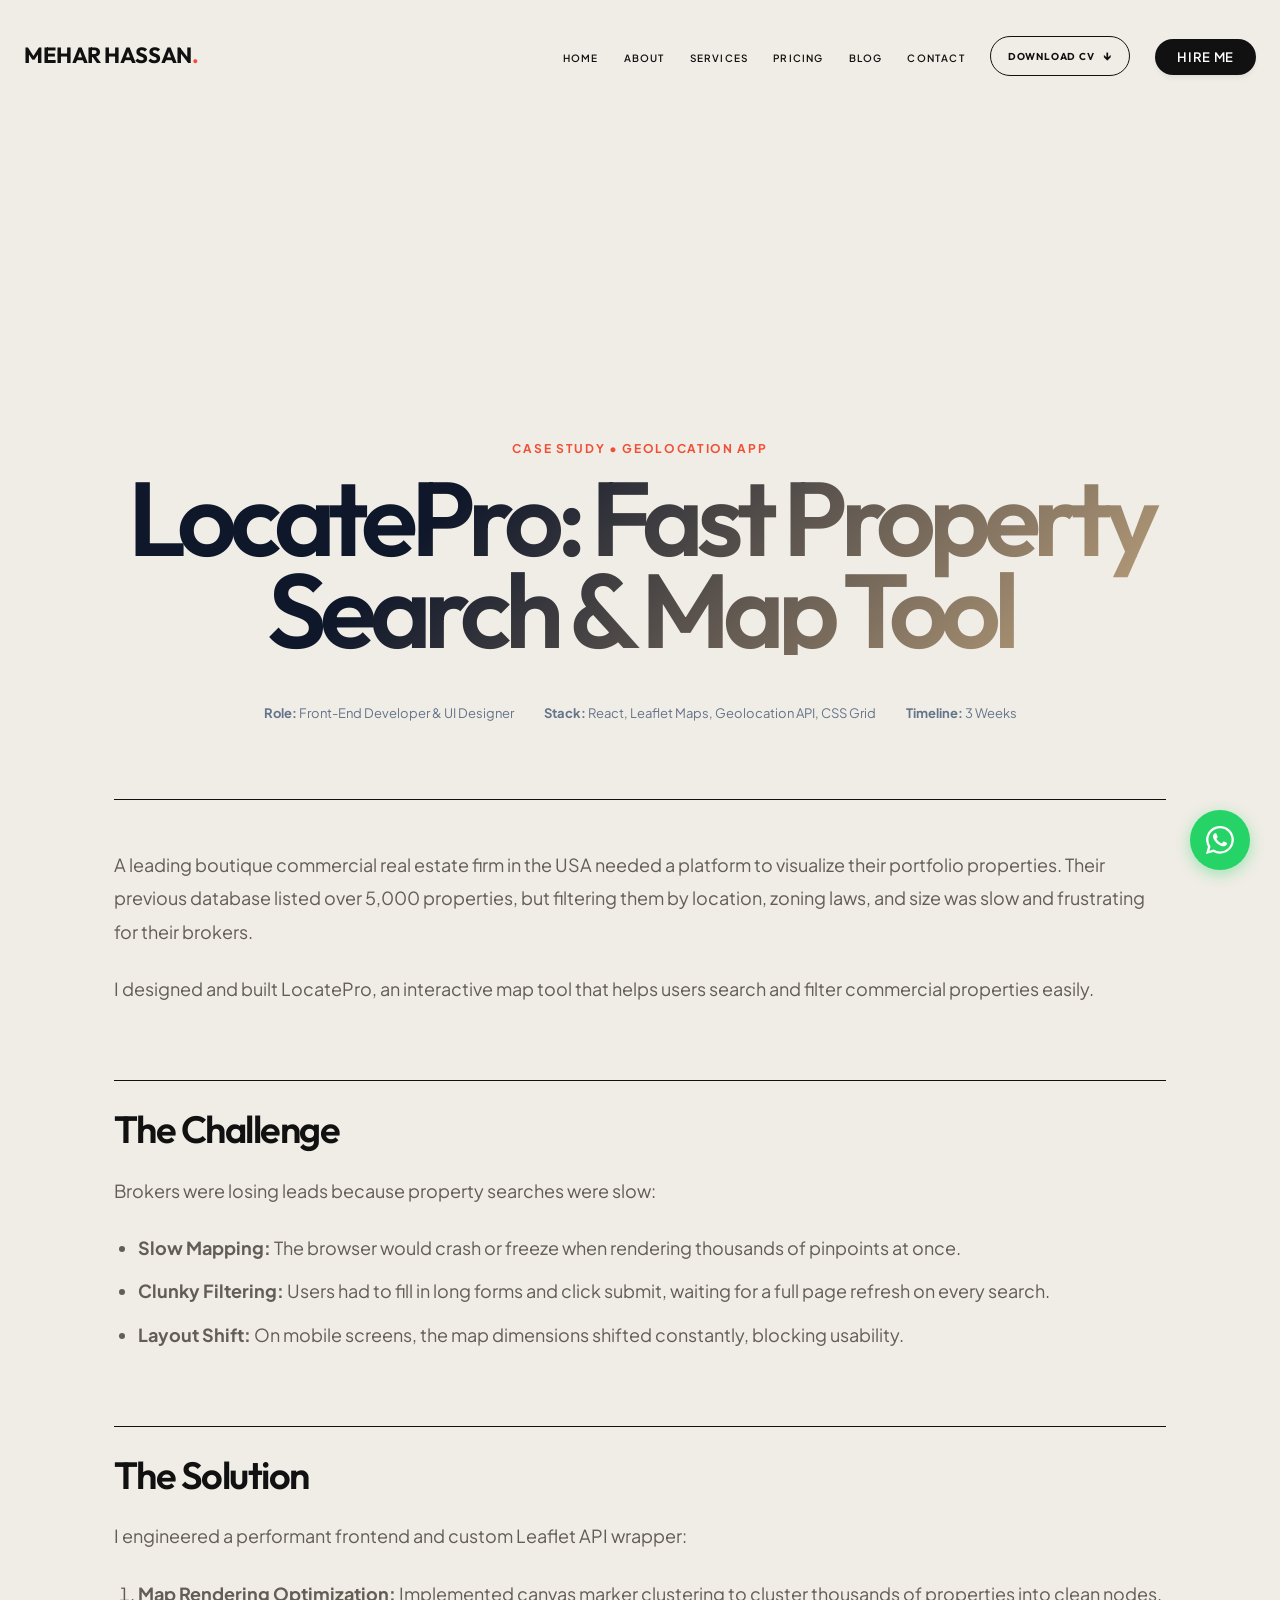
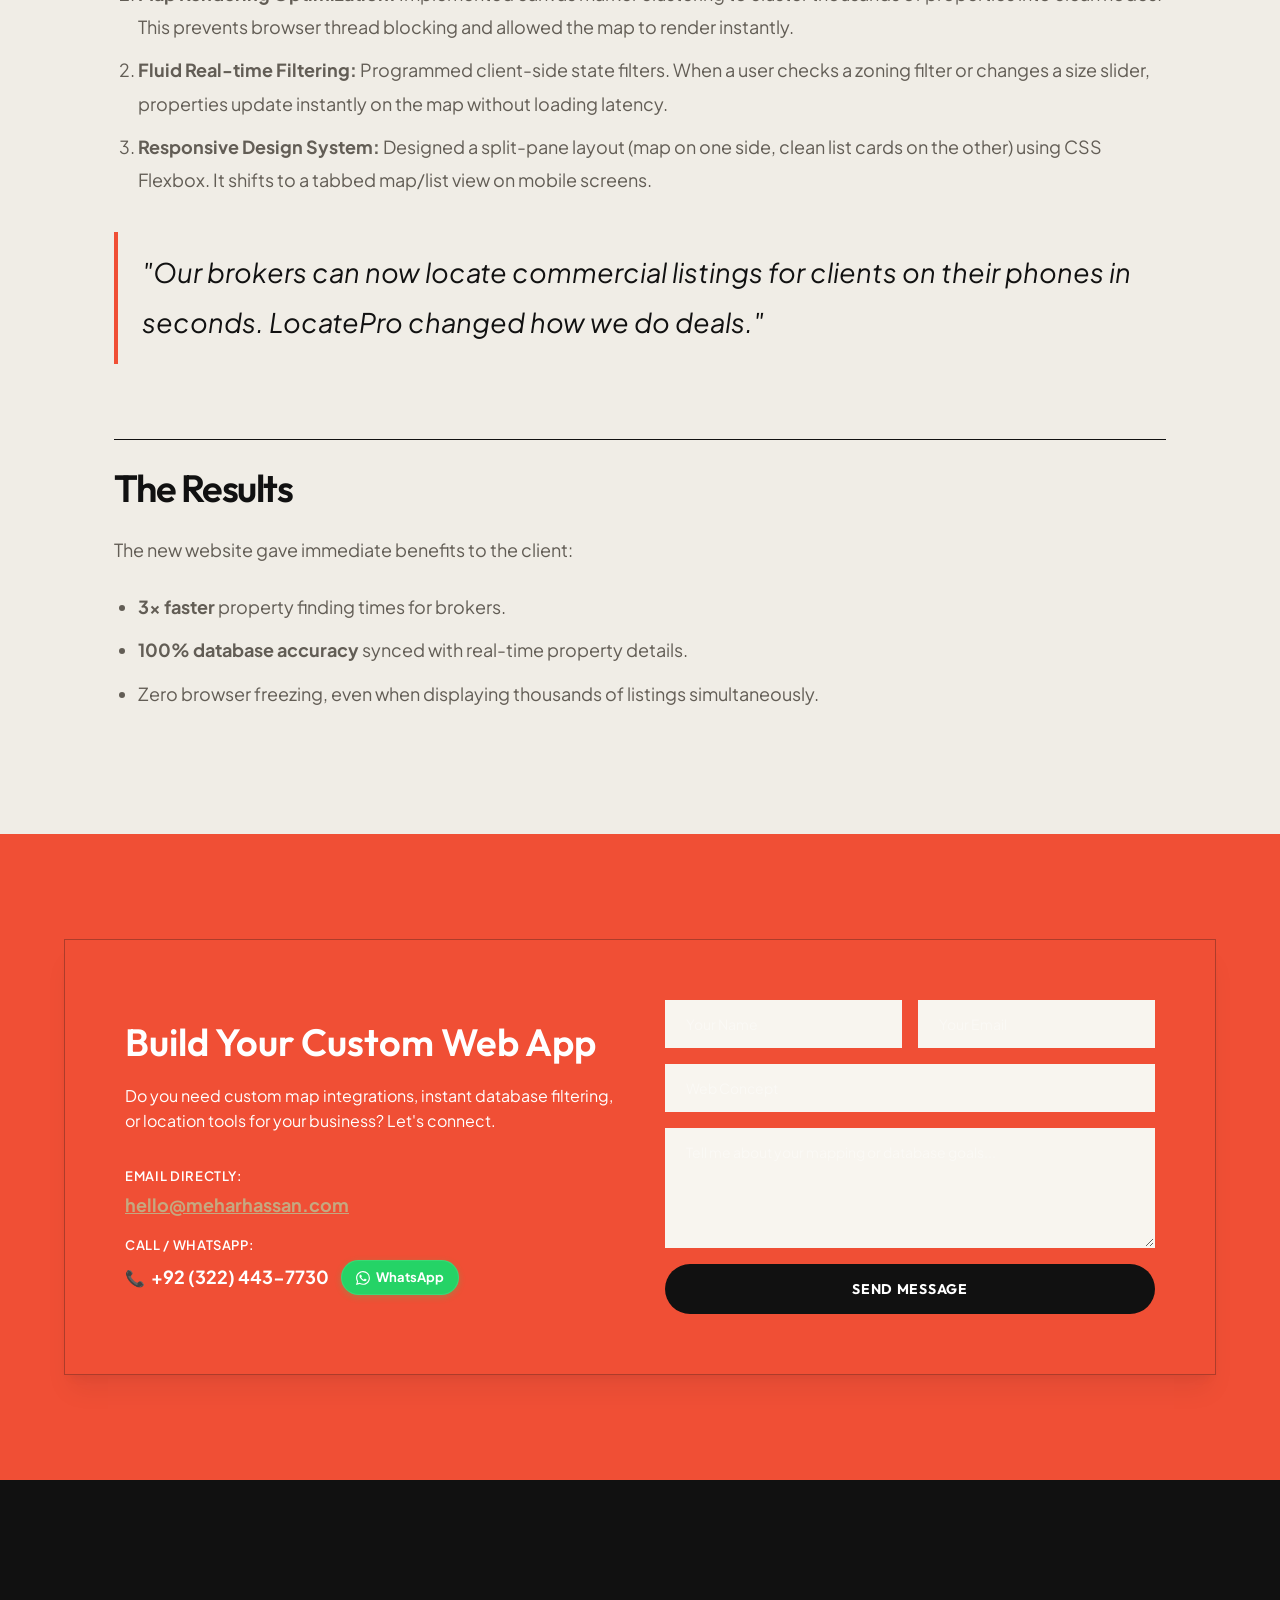
<file: website_prepped_for_cpanel/case-study-locatepro.html>
<!doctype html>
<html lang="en">
  <head>
    <meta charset="UTF-8" />
    <meta name="viewport" content="width=device-width, initial-scale=1.0" />
    <title>Geolocation & Leaflet Maps React App Case Study | LocatePro</title>
    
    <!-- SEO Meta Tags -->
    <meta name="title" content="Geolocation & Leaflet Maps React App Case Study | LocatePro" />
    <meta name="description" content="Case study of LocatePro, a high-speed geolocation search tool and interactive map visualizer developed by Mehar Hassan for a commercial real estate agency." />
    <meta name="keywords" content="geolocation web application, interactive map Leaflet, real estate database search, custom API integration" />
    <meta name="author" content="Mehar Hassan" />
    <meta name="robots" content="index, follow" />
    
    <link rel="canonical" href="https://meharhassan.com/case-study-locatepro" />
    <link rel="icon" type="image/png" href="./favicon.png" />
    <link rel="apple-touch-icon" href="./favicon.png" />
    <link rel="stylesheet" href="./style.css">
    <link rel="stylesheet" href="./editorial-inner.css">
        <!-- Structured Data (JSON-LD Schema) for Case Study -->
    <script type="application/ld+json">
    {
      "@context": "https://schema.org",
      "@type": "WebPage",
      "name": "LocatePro Case Study | Geolocation Web App",
      "description": "Case study of LocatePro, a high-speed geolocation property search tool and interactive map visualizer built by Mehar Hassan.",
      "url": "https://meharhassan.com/case-study-locatepro",
      "publisher": {
        "@type": "Person",
        "name": "Mehar Hassan",
        "jobTitle": "Web Developer & Creative Designer",
        "url": "https://meharhassan.com/"
      },
      "mainEntity": {
        "@type": "SoftwareApplication",
        "name": "LocatePro",
        "applicationCategory": "BusinessApplication",
        "operatingSystem": "All",
        "description": "An interactive commercial property geolocation mapping tool featuring canvas marker clustering and real-time state filters."
      }
    }
    </script>
    <!-- Google Analytics (GA4) - Replace G-PN7CDHKNLW with your Measurement ID -->
    <script async src="https://www.googletagmanager.com/gtag/js?id=G-PN7CDHKNLW"></script>
    <script>
      window.dataLayer = window.dataLayer || [];
      function gtag(){dataLayer.push(arguments);}
      gtag('js', new Date());
      gtag('config', 'G-PN7CDHKNLW');
    </script>

  </head>
  <body>
    <!-- Header -->
    <header>
      <div class="container nav-container">
        <a href="/" class="logo">MEHAR HASSAN<span>.</span></a>
        
        <ul class="nav-menu">
          <li><a href="/" class="nav-link">Home</a></li>
          <li><a href="about.html" class="nav-link">About</a></li>
          <li><a href="services.html" class="nav-link">Services</a></li>

          <li><a href="pricing.html" class="nav-link">Pricing</a></li>
          <li><a href="blog.html" class="nav-link">Blog</a></li>
          <li><a href="contact.html" class="nav-link">Contact</a></li>
          <li><a href="./Mehar-Hassan-CV.pdf" class="nav-cv" download="Mehar-Hassan-CV.pdf">Download CV</a></li>
          <li><a href="contact.html" class="nav-cta">Hire Me</a></li>
        </ul>
        
        <button class="menu-btn" aria-label="Toggle Menu">
          <span></span>
          <span></span>
          <span></span>
        </button>
      </div>
    </header>

    <!-- Case Study Content -->
    <article class="container article-container">
      <div class="article-header reveal">
        <span class="article-category">Case Study • Geolocation App</span>
        <h1 class="article-main-title text-gradient">LocatePro: Fast Property Search & Map Tool</h1>
        
        <div style="display: flex; justify-content: center; gap: 30px; margin-top: 24px; font-size: 13px; color: var(--text-muted);">
          <div><strong>Role:</strong> Front-End Developer & UI Designer</div>
          <div><strong>Stack:</strong> React, Leaflet Maps, Geolocation API, CSS Grid</div>
          <div><strong>Timeline:</strong> 3 Weeks</div>
        </div>
      </div>

      <div class="article-content reveal" style="transition-delay: 150ms;">
        <p>A leading boutique commercial real estate firm in the USA needed a platform to visualize their portfolio properties. Their previous database listed over 5,000 properties, but filtering them by location, zoning laws, and size was slow and frustrating for their brokers.</p>
        
        <p>I designed and built LocatePro, an interactive map tool that helps users search and filter commercial properties easily.</p>

        <h2>The Challenge</h2>
        <p>Brokers were losing leads because property searches were slow:</p>
        <ul>
          <li><strong>Slow Mapping:</strong> The browser would crash or freeze when rendering thousands of pinpoints at once.</li>
          <li><strong>Clunky Filtering:</strong> Users had to fill in long forms and click submit, waiting for a full page refresh on every search.</li>
          <li><strong>Layout Shift:</strong> On mobile screens, the map dimensions shifted constantly, blocking usability.</li>
        </ul>

        <h2>The Solution</h2>
        <p>I engineered a performant frontend and custom Leaflet API wrapper:</p>
        <ol>
          <li><strong>Map Rendering Optimization:</strong> Implemented canvas marker clustering to cluster thousands of properties into clean nodes. This prevents browser thread blocking and allowed the map to render instantly.</li>
          <li><strong>Fluid Real-time Filtering:</strong> Programmed client-side state filters. When a user checks a zoning filter or changes a size slider, properties update instantly on the map without loading latency.</li>
          <li><strong>Responsive Design System:</strong> Designed a split-pane layout (map on one side, clean list cards on the other) using CSS Flexbox. It shifts to a tabbed map/list view on mobile screens.</li>
        </ol>

        <blockquote>
          "Our brokers can now locate commercial listings for clients on their phones in seconds. LocatePro changed how we do deals."
        </blockquote>

        <h2>The Results</h2>
        <p>The new website gave immediate benefits to the client:</p>
        <ul>
          <li><strong>3x faster</strong> property finding times for brokers.</li>
          <li><strong>100% database accuracy</strong> synced with real-time property details.</li>
          <li>Zero browser freezing, even when displaying thousands of listings simultaneously.</li>
        </ul>
      </div>
    </article>

    <!-- Bottom Contact Form (CTA Form Everywhere) -->
    <section class="section-padding cta-section" style="background: rgba(255,255,255,0.15);">
      <div class="container">
        <div class="cta-box reveal">
          <div class="cta-text">
            <h2>Build Your Custom Web App</h2>
            <p>Do you need custom map integrations, instant database filtering, or location tools for your business? Let's connect.</p>
            <div style="margin-top: 24px; display: flex; flex-direction: column; gap: 16px;">
              <div>
                <p style="margin-bottom: 4px; font-weight: 600; color: rgba(255,255,255,0.8); font-size: 13px; text-transform: uppercase; letter-spacing: 0.05em;">Email directly:</p>
                <a href="mailto:hello@meharhassan.com" style="color: var(--primary-gold); font-size: 18px; font-weight: 700; text-decoration: underline;">hello@meharhassan.com</a>
              </div>
              <div>
                <p style="margin-bottom: 4px; font-weight: 600; color: rgba(255,255,255,0.8); font-size: 13px; text-transform: uppercase; letter-spacing: 0.05em;">Call / WhatsApp:</p>
                <div style="display: flex; flex-wrap: wrap; gap: 12px; align-items: center; margin-top: 4px;">
                  <a href="tel:+923224437730" style="color: white; font-size: 18px; font-weight: 700; text-decoration: none; display: inline-flex; align-items: center; gap: 6px;">
                    <span style="font-size: 16px;">📞</span> +92 (322) 443-7730
                  </a>
                  <a href="https://wa.me/923224437730?text=Hi%20Mehar,%20I'm%20interested%20in%20your%20web%20services" target="_blank" rel="noopener" class="whatsapp-btn" style="display: inline-flex; align-items: center; gap: 6px; background: #25d366; color: white !important; padding: 6px 14px; border-radius: 20px; font-size: 13px; font-weight: 700; text-decoration: none; transition: all 0.3s ease; border: 1px solid rgba(255,255,255,0.1); box-shadow: 0 2px 6px rgba(37, 211, 102, 0.3);">
                    <svg xmlns="http://www.w3.org/2000/svg" width="14" height="14" fill="currentColor" viewBox="0 0 16 16" style="vertical-align: middle;">
                      <path d="M13.601 2.326A7.854 7.854 0 0 0 7.994 0C3.627 0 .068 3.558.064 7.926c0 1.399.366 2.76 1.057 3.965L0 16l4.204-1.102a7.933 7.933 0 0 0 3.79.907h.004c4.368 0 7.926-3.558 7.93-7.93A7.898 7.898 0 0 0 13.6 2.326zM7.994 14.521a6.573 6.573 0 0 1-3.356-.92l-.24-.144-2.494.654.666-2.433-.156-.251a6.56 6.56 0 0 1-1.007-3.505c0-3.626 2.957-6.584 6.591-6.584a6.56 6.56 0 0 1 4.66 1.931 6.557 6.557 0 0 1 1.928 4.66c-.004 3.639-2.961 6.592-6.592 6.592zm3.69-4.98c-.202-.1-1.195-.59-1.378-.654-.182-.064-.315-.1-.447.1-.132.196-.512.654-.627.784-.114.13-.228.144-.43.045-.202-.1-.853-.314-1.624-1.002-.599-.535-1.004-1.197-1.122-1.4-.117-.195-.013-.3.088-.4.09-.09.202-.236.3-.354.097-.118.13-.2.196-.334.066-.134.033-.252-.017-.353-.05-.1-.447-1.077-.611-1.472-.16-.388-.323-.335-.447-.341-.115-.006-.247-.007-.38-.007a.729.729 0 0 0-.529.247c-.182.196-.693.677-.693 1.654 0 .977.71 1.916.81 2.049.098.133 1.394 2.132 3.383 2.992.47.205.84.326 1.129.418.475.152.904.129 1.246.08.38-.058 1.195-.488 1.362-.96.166-.472.166-.875.117-.96-.05-.085-.18-.13-.382-.23z"/>
                    </svg>
                    WhatsApp
                  </a>
                </div>
              </div>
            </div>
          </div>
          
          <div class="cta-form">
            <form class="contact-form-element">
              <div class="form-group-row">
                <input type="text" class="form-input" placeholder="Your Name" required />
                <input type="email" class="form-input" placeholder="Your Email" required />
              </div>
              <input type="text" class="form-input" placeholder="Web Concept" required />
              <textarea class="form-input form-textarea" placeholder="Tell me about your mapping or database goals..." required></textarea>
              <button type="submit" class="btn-form">Send Message</button>
            </form>
          </div>
        </div>
      </div>
    </section>

    <!-- Footer -->
    <footer>
      <div class="container footer-grid">
        <a href="/" class="logo">MEHAR HASSAN<span>.</span></a>
        
        <ul class="footer-links">
          <li><a href="/" class="footer-link">Home</a></li>
          <li><a href="about.html" class="footer-link">About</a></li>
          <li><a href="services.html" class="footer-link">Services</a></li>
          <li><a href="blog.html" class="footer-link">Blog</a></li>
          <li><a href="contact.html" class="footer-link">Contact</a></li>
        </ul>
        

        <div style="margin-top: 16px;">
          <p style="font-size: 12px; color: var(--text-light); margin-bottom: 8px; font-weight: 600; text-transform: uppercase; letter-spacing: 0.05em;">Get Free Web Design Tips</p>
          <form class="footer-newsletter" onsubmit="return false;">
            <input type="email" class="newsletter-input" placeholder="Your email address" required />
            <button type="submit" class="newsletter-btn">Subscribe</button>
          </form>
        </div>



        <div class="footer-copy">
          <p>© 2026 Mehar Hassan. All rights reserved. | Owner of <a href="https://digioverse.com" target="_blank" rel="noopener" style="color: var(--primary-gold); font-weight: 600;">Digioverse</a></p>
        </div>
      </div>
    </footer>

    <!-- Master JS -->
    <script src="./script.js"></script>
    <script src="./editorial-mode.js"></script>
  </body>
</html>
</file>
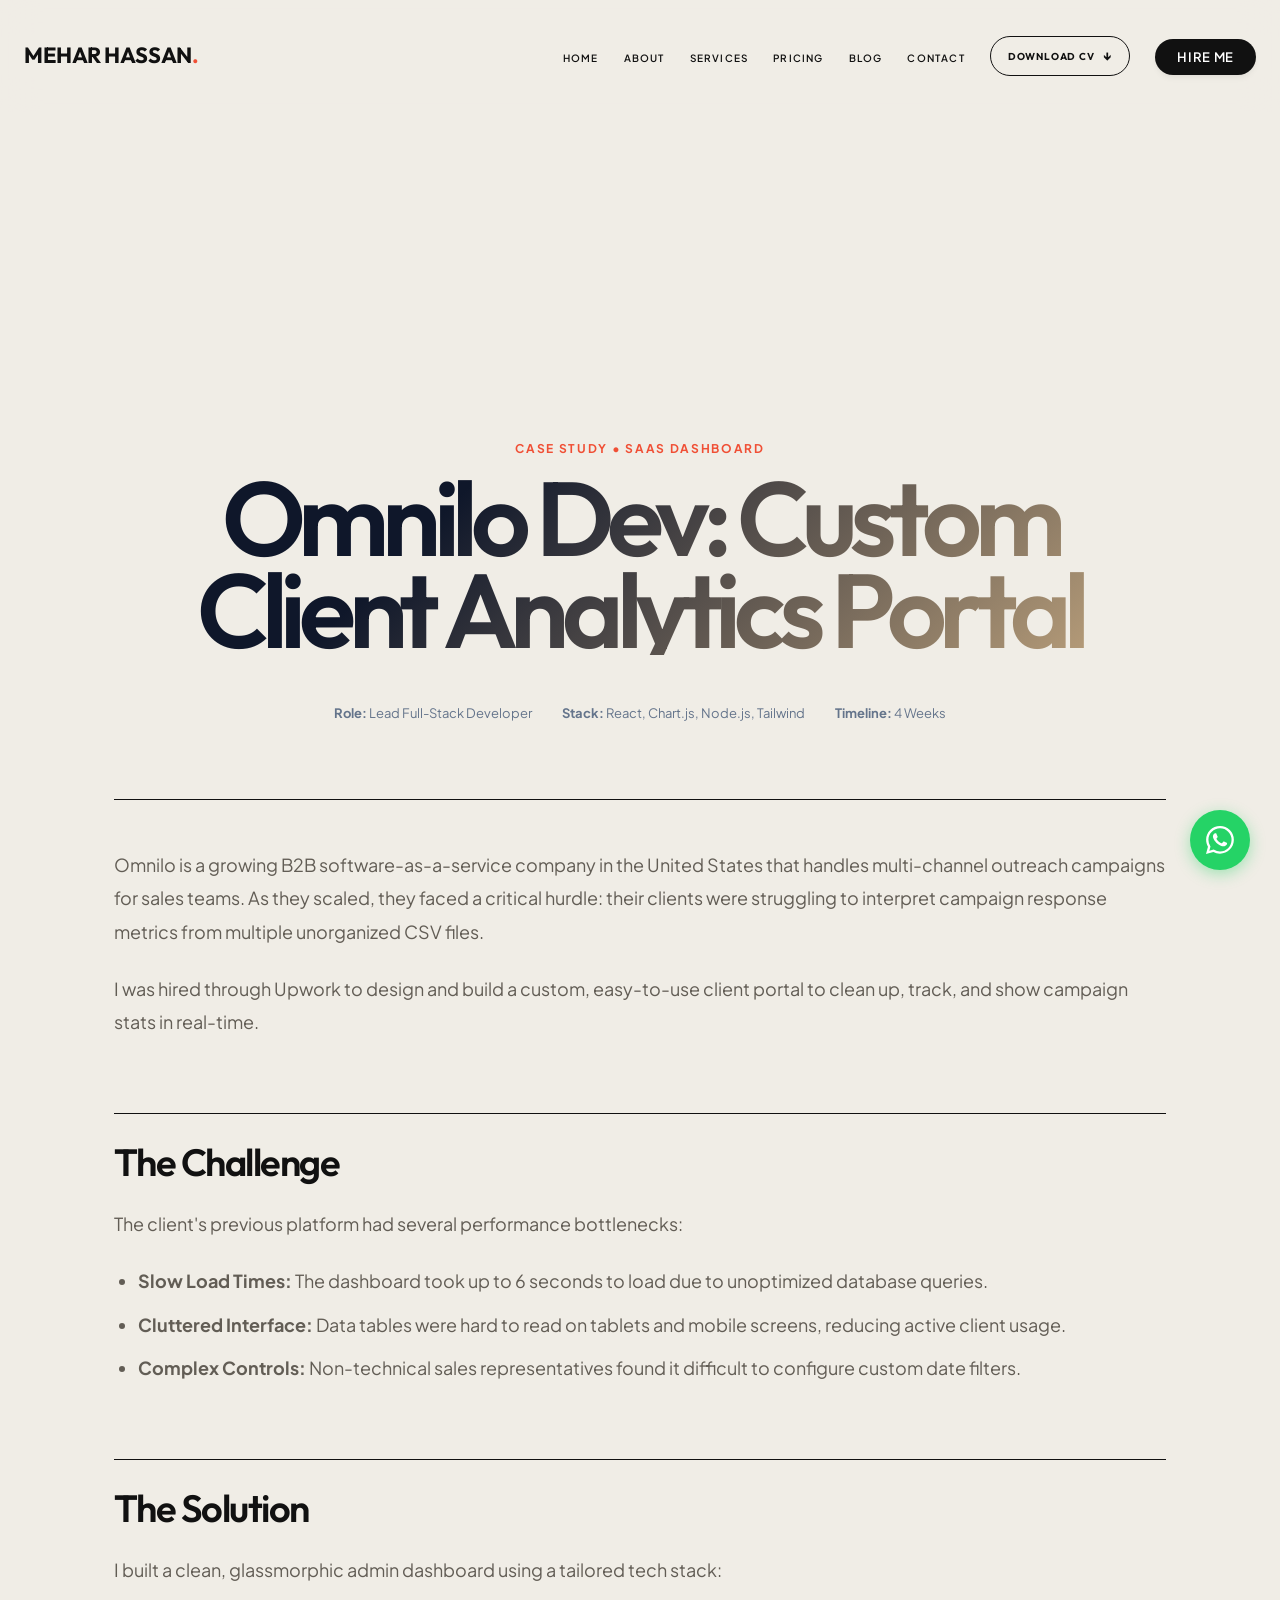
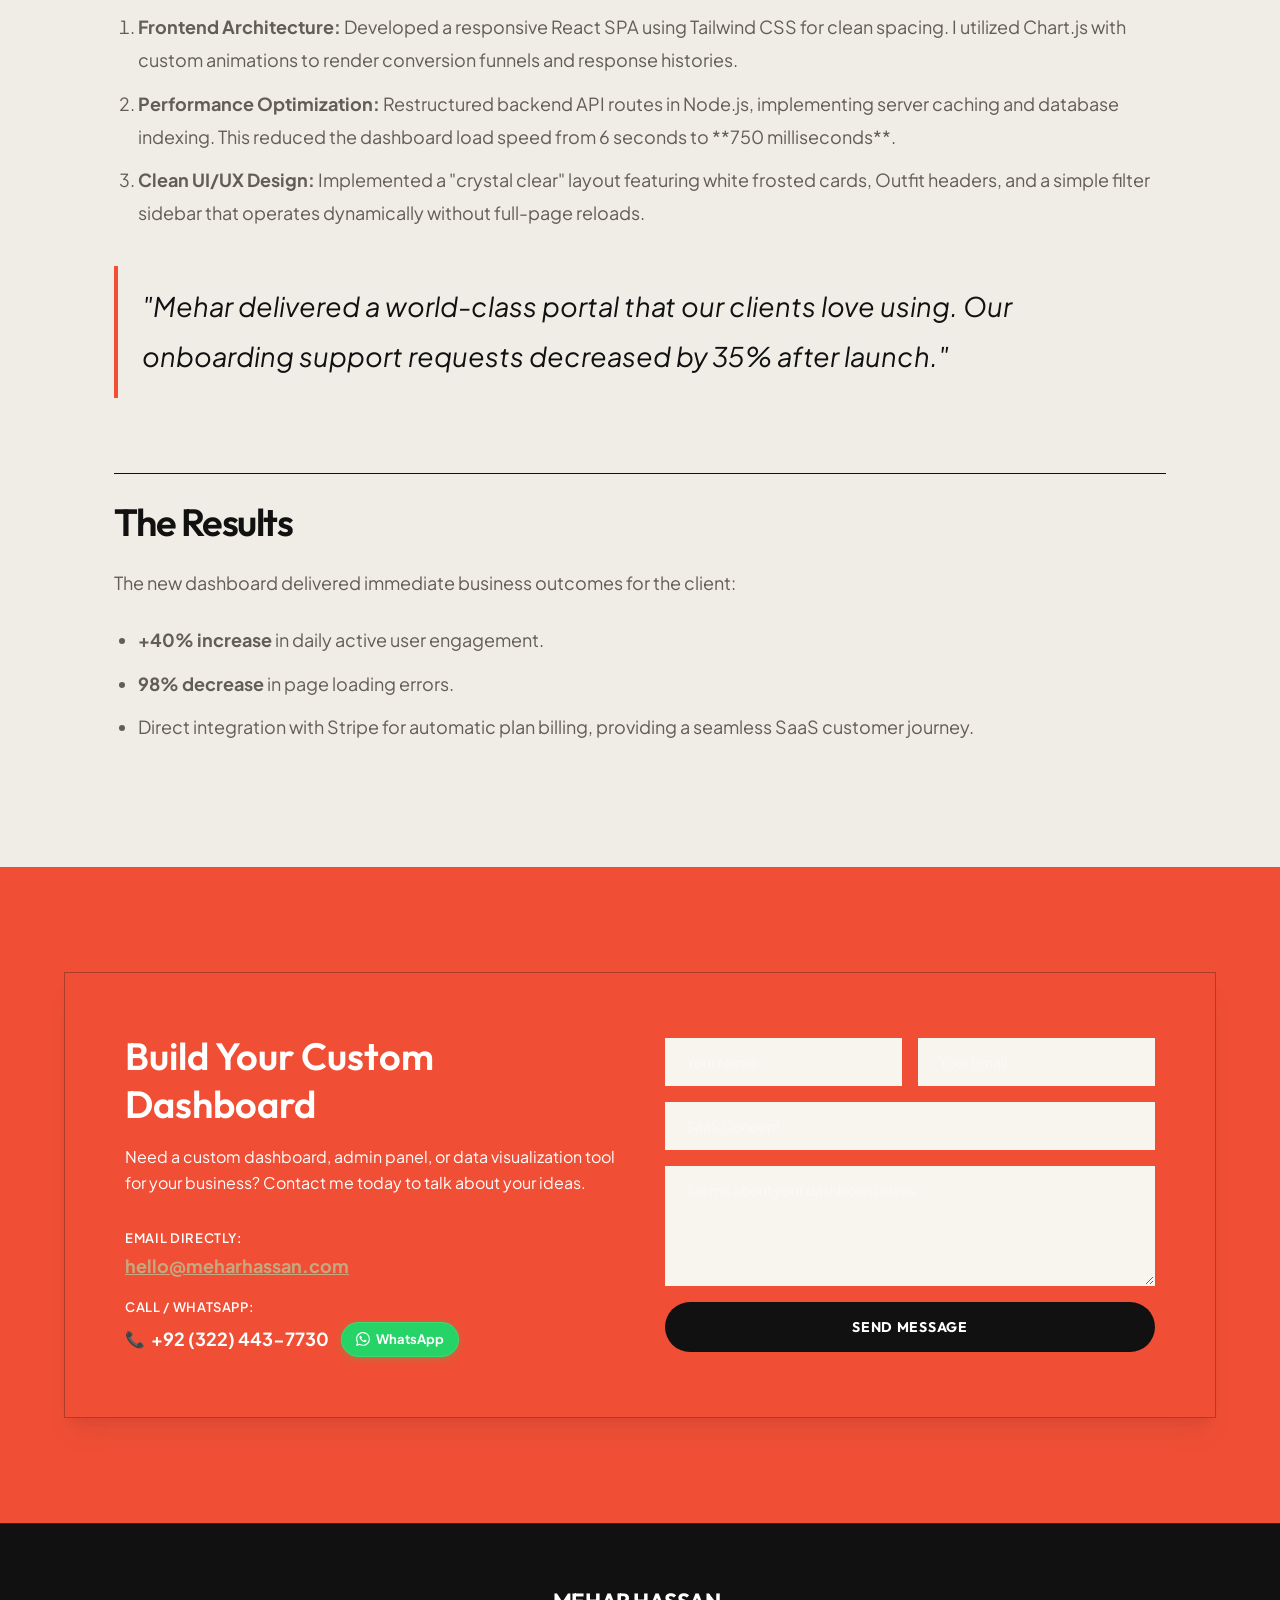
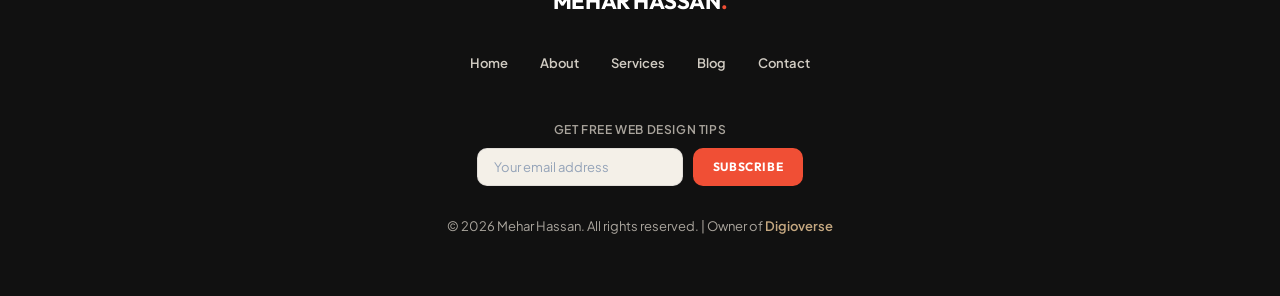
<file: website_prepped_for_cpanel/case-study-omnilo.html>
<!doctype html>
<html lang="en">
  <head>
    <meta charset="UTF-8" />
    <meta name="viewport" content="width=device-width, initial-scale=1.0" />
    <title>React SaaS Dashboard Case Study | Omnilo Dev | Mehar Hassan</title>
    
    <!-- SEO Meta Tags -->
    <meta name="title" content="React SaaS Dashboard Case Study | Omnilo Dev | Mehar Hassan" />
    <meta name="description" content="Case study of Omnilo Dev, a custom B2B SaaS dashboard and data analytics platform built with React, Chart.js, and Node.js by Mehar Hassan." />
    <meta name="keywords" content="React SaaS dashboard, custom admin panel development, data charts implementation, full stack case study" />
    <meta name="author" content="Mehar Hassan" />
    <meta name="robots" content="index, follow" />
    
    <link rel="canonical" href="https://meharhassan.com/case-study-omnilo" />
    <link rel="icon" type="image/png" href="./favicon.png" />
    <link rel="apple-touch-icon" href="./favicon.png" />
    <link rel="stylesheet" href="./style.css">
    <link rel="stylesheet" href="./editorial-inner.css">
        <!-- Structured Data (JSON-LD Schema) for Case Study -->
    <script type="application/ld+json">
    {
      "@context": "https://schema.org",
      "@type": "WebPage",
      "name": "Omnilo Dev Case Study | Custom SaaS Dashboard",
      "description": "Case study of Omnilo Dev, a custom B2B SaaS dashboard and client analytics portal built with React, Chart.js, and Node.js by Mehar Hassan.",
      "url": "https://meharhassan.com/case-study-omnilo",
      "publisher": {
        "@type": "Person",
        "name": "Mehar Hassan",
        "jobTitle": "Web Developer & Creative Designer",
        "url": "https://meharhassan.com/"
      },
      "mainEntity": {
        "@type": "SoftwareApplication",
        "name": "Omnilo Dev",
        "applicationCategory": "BusinessApplication",
        "operatingSystem": "All",
        "description": "A custom B2B SaaS client analytics portal to aggregate and visualize campaign statistics in real-time."
      }
    }
    </script>
    <!-- Google Analytics (GA4) - Replace G-PN7CDHKNLW with your Measurement ID -->
    <script async src="https://www.googletagmanager.com/gtag/js?id=G-PN7CDHKNLW"></script>
    <script>
      window.dataLayer = window.dataLayer || [];
      function gtag(){dataLayer.push(arguments);}
      gtag('js', new Date());
      gtag('config', 'G-PN7CDHKNLW');
    </script>

  </head>
  <body>
    <!-- Header -->
    <header>
      <div class="container nav-container">
        <a href="/" class="logo">MEHAR HASSAN<span>.</span></a>
        
        <ul class="nav-menu">
          <li><a href="/" class="nav-link">Home</a></li>
          <li><a href="about.html" class="nav-link">About</a></li>
          <li><a href="services.html" class="nav-link">Services</a></li>

          <li><a href="pricing.html" class="nav-link">Pricing</a></li>
          <li><a href="blog.html" class="nav-link">Blog</a></li>
          <li><a href="contact.html" class="nav-link">Contact</a></li>
          <li><a href="./Mehar-Hassan-CV.pdf" class="nav-cv" download="Mehar-Hassan-CV.pdf">Download CV</a></li>
          <li><a href="contact.html" class="nav-cta">Hire Me</a></li>
        </ul>
        
        <button class="menu-btn" aria-label="Toggle Menu">
          <span></span>
          <span></span>
          <span></span>
        </button>
      </div>
    </header>

    <!-- Case Study Content -->
    <article class="container article-container">
      <div class="article-header reveal">
        <span class="article-category">Case Study • SaaS Dashboard</span>
        <h1 class="article-main-title text-gradient">Omnilo Dev: Custom Client Analytics Portal</h1>
        
        <div style="display: flex; justify-content: center; gap: 30px; margin-top: 24px; font-size: 13px; color: var(--text-muted);">
          <div><strong>Role:</strong> Lead Full-Stack Developer</div>
          <div><strong>Stack:</strong> React, Chart.js, Node.js, Tailwind</div>
          <div><strong>Timeline:</strong> 4 Weeks</div>
        </div>
      </div>

      <div class="article-content reveal" style="transition-delay: 150ms;">
        <p>Omnilo is a growing B2B software-as-a-service company in the United States that handles multi-channel outreach campaigns for sales teams. As they scaled, they faced a critical hurdle: their clients were struggling to interpret campaign response metrics from multiple unorganized CSV files.</p>
        
        <p>I was hired through Upwork to design and build a custom, easy-to-use client portal to clean up, track, and show campaign stats in real-time.</p>

        <h2>The Challenge</h2>
        <p>The client's previous platform had several performance bottlenecks:</p>
        <ul>
          <li><strong>Slow Load Times:</strong> The dashboard took up to 6 seconds to load due to unoptimized database queries.</li>
          <li><strong>Cluttered Interface:</strong> Data tables were hard to read on tablets and mobile screens, reducing active client usage.</li>
          <li><strong>Complex Controls:</strong> Non-technical sales representatives found it difficult to configure custom date filters.</li>
        </ul>

        <h2>The Solution</h2>
        <p>I built a clean, glassmorphic admin dashboard using a tailored tech stack:</p>
        <ol>
          <li><strong>Frontend Architecture:</strong> Developed a responsive React SPA using Tailwind CSS for clean spacing. I utilized Chart.js with custom animations to render conversion funnels and response histories.</li>
          <li><strong>Performance Optimization:</strong> Restructured backend API routes in Node.js, implementing server caching and database indexing. This reduced the dashboard load speed from 6 seconds to **750 milliseconds**.</li>
          <li><strong>Clean UI/UX Design:</strong> Implemented a "crystal clear" layout featuring white frosted cards, Outfit headers, and a simple filter sidebar that operates dynamically without full-page reloads.</li>
        </ol>

        <blockquote>
          "Mehar delivered a world-class portal that our clients love using. Our onboarding support requests decreased by 35% after launch."
        </blockquote>

        <h2>The Results</h2>
        <p>The new dashboard delivered immediate business outcomes for the client:</p>
        <ul>
          <li><strong>+40% increase</strong> in daily active user engagement.</li>
          <li><strong>98% decrease</strong> in page loading errors.</li>
          <li>Direct integration with Stripe for automatic plan billing, providing a seamless SaaS customer journey.</li>
        </ul>
      </div>
    </article>

    <!-- Bottom Contact Form (CTA Form Everywhere) -->
    <section class="section-padding cta-section" style="background: rgba(255,255,255,0.15);">
      <div class="container">
        <div class="cta-box reveal">
          <div class="cta-text">
            <h2>Build Your Custom Dashboard</h2>
            <p>Need a custom dashboard, admin panel, or data visualization tool for your business? Contact me today to talk about your ideas.</p>
            <div style="margin-top: 24px; display: flex; flex-direction: column; gap: 16px;">
              <div>
                <p style="margin-bottom: 4px; font-weight: 600; color: rgba(255,255,255,0.8); font-size: 13px; text-transform: uppercase; letter-spacing: 0.05em;">Email directly:</p>
                <a href="mailto:hello@meharhassan.com" style="color: var(--primary-gold); font-size: 18px; font-weight: 700; text-decoration: underline;">hello@meharhassan.com</a>
              </div>
              <div>
                <p style="margin-bottom: 4px; font-weight: 600; color: rgba(255,255,255,0.8); font-size: 13px; text-transform: uppercase; letter-spacing: 0.05em;">Call / WhatsApp:</p>
                <div style="display: flex; flex-wrap: wrap; gap: 12px; align-items: center; margin-top: 4px;">
                  <a href="tel:+923224437730" style="color: white; font-size: 18px; font-weight: 700; text-decoration: none; display: inline-flex; align-items: center; gap: 6px;">
                    <span style="font-size: 16px;">📞</span> +92 (322) 443-7730
                  </a>
                  <a href="https://wa.me/923224437730?text=Hi%20Mehar,%20I'm%20interested%20in%20your%20web%20services" target="_blank" rel="noopener" class="whatsapp-btn" style="display: inline-flex; align-items: center; gap: 6px; background: #25d366; color: white !important; padding: 6px 14px; border-radius: 20px; font-size: 13px; font-weight: 700; text-decoration: none; transition: all 0.3s ease; border: 1px solid rgba(255,255,255,0.1); box-shadow: 0 2px 6px rgba(37, 211, 102, 0.3);">
                    <svg xmlns="http://www.w3.org/2000/svg" width="14" height="14" fill="currentColor" viewBox="0 0 16 16" style="vertical-align: middle;">
                      <path d="M13.601 2.326A7.854 7.854 0 0 0 7.994 0C3.627 0 .068 3.558.064 7.926c0 1.399.366 2.76 1.057 3.965L0 16l4.204-1.102a7.933 7.933 0 0 0 3.79.907h.004c4.368 0 7.926-3.558 7.93-7.93A7.898 7.898 0 0 0 13.6 2.326zM7.994 14.521a6.573 6.573 0 0 1-3.356-.92l-.24-.144-2.494.654.666-2.433-.156-.251a6.56 6.56 0 0 1-1.007-3.505c0-3.626 2.957-6.584 6.591-6.584a6.56 6.56 0 0 1 4.66 1.931 6.557 6.557 0 0 1 1.928 4.66c-.004 3.639-2.961 6.592-6.592 6.592zm3.69-4.98c-.202-.1-1.195-.59-1.378-.654-.182-.064-.315-.1-.447.1-.132.196-.512.654-.627.784-.114.13-.228.144-.43.045-.202-.1-.853-.314-1.624-1.002-.599-.535-1.004-1.197-1.122-1.4-.117-.195-.013-.3.088-.4.09-.09.202-.236.3-.354.097-.118.13-.2.196-.334.066-.134.033-.252-.017-.353-.05-.1-.447-1.077-.611-1.472-.16-.388-.323-.335-.447-.341-.115-.006-.247-.007-.38-.007a.729.729 0 0 0-.529.247c-.182.196-.693.677-.693 1.654 0 .977.71 1.916.81 2.049.098.133 1.394 2.132 3.383 2.992.47.205.84.326 1.129.418.475.152.904.129 1.246.08.38-.058 1.195-.488 1.362-.96.166-.472.166-.875.117-.96-.05-.085-.18-.13-.382-.23z"/>
                    </svg>
                    WhatsApp
                  </a>
                </div>
              </div>
            </div>
          </div>
          
          <div class="cta-form">
            <form class="contact-form-element">
              <div class="form-group-row">
                <input type="text" class="form-input" placeholder="Your Name" required />
                <input type="email" class="form-input" placeholder="Your Email" required />
              </div>
              <input type="text" class="form-input" placeholder="SaaS Concept" required />
              <textarea class="form-input form-textarea" placeholder="Tell me about your dashboard ideas..." required></textarea>
              <button type="submit" class="btn-form">Send Message</button>
            </form>
          </div>
        </div>
      </div>
    </section>

    <!-- Footer -->
    <footer>
      <div class="container footer-grid">
        <a href="/" class="logo">MEHAR HASSAN<span>.</span></a>
        
        <ul class="footer-links">
          <li><a href="/" class="footer-link">Home</a></li>
          <li><a href="about.html" class="footer-link">About</a></li>
          <li><a href="services.html" class="footer-link">Services</a></li>
          <li><a href="blog.html" class="footer-link">Blog</a></li>
          <li><a href="contact.html" class="footer-link">Contact</a></li>
        </ul>
        

        <div style="margin-top: 16px;">
          <p style="font-size: 12px; color: var(--text-light); margin-bottom: 8px; font-weight: 600; text-transform: uppercase; letter-spacing: 0.05em;">Get Free Web Design Tips</p>
          <form class="footer-newsletter" onsubmit="return false;">
            <input type="email" class="newsletter-input" placeholder="Your email address" required />
            <button type="submit" class="newsletter-btn">Subscribe</button>
          </form>
        </div>



        <div class="footer-copy">
          <p>© 2026 Mehar Hassan. All rights reserved. | Owner of <a href="https://digioverse.com" target="_blank" rel="noopener" style="color: var(--primary-gold); font-weight: 600;">Digioverse</a></p>
        </div>
      </div>
    </footer>

    <!-- Master JS -->
    <script src="./script.js"></script>
    <script src="./editorial-mode.js"></script>
  </body>
</html>
</file>
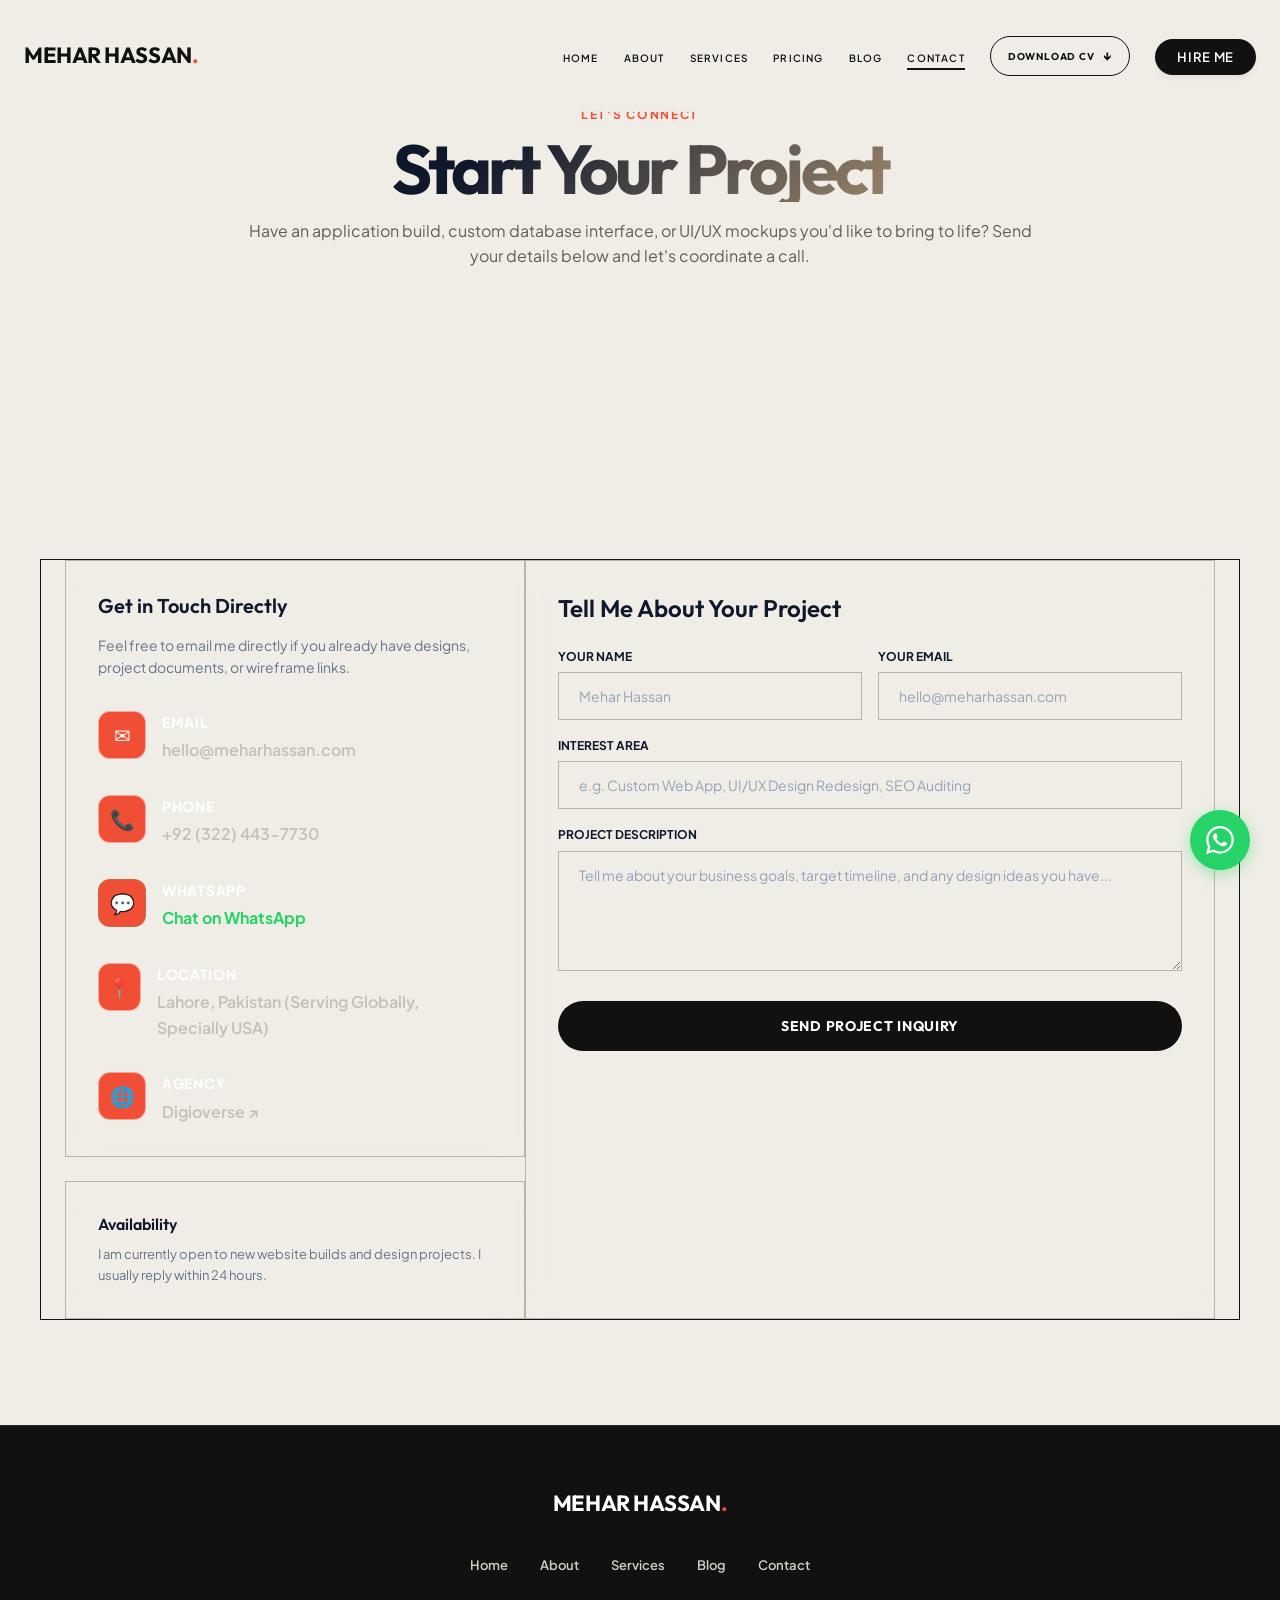
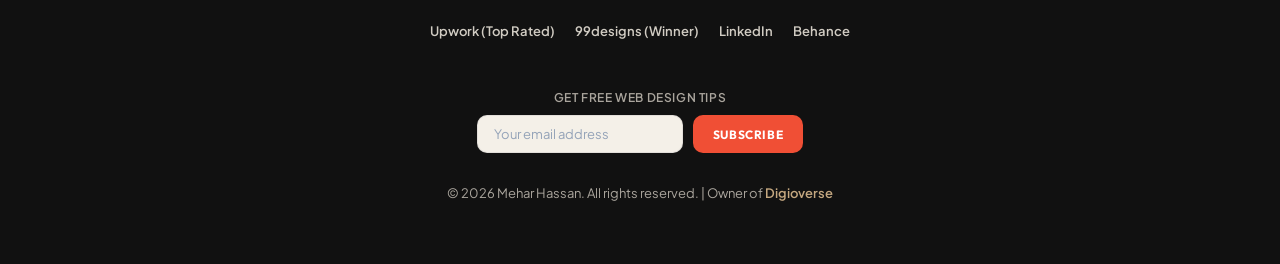
<file: website_prepped_for_cpanel/contact.html>
<!doctype html>
<html lang="en">
  <head>
    <meta charset="UTF-8" />
    <meta name="viewport" content="width=device-width, initial-scale=1.0" />
    <title>Hire Mehar Hassan | Get a Custom Website & Web App Consultation</title>
    
    <!-- SEO Meta Tags -->
    <meta name="title" content="Hire Mehar Hassan | Get a Custom Website & Web App Consultation" />
    <meta name="description" content="Ready to hire a developer for your custom website, dashboard, or design? Contact Mehar Hassan to schedule a free scoping call and get a project proposal." />
    <meta name="keywords" content="Contact Mehar Hassan, Web Developer contact, hire UI UX designer, Digioverse email" />
    <meta name="author" content="Mehar Hassan" />
    <meta name="robots" content="index, follow" />
    
    <!-- Open Graph / Twitter -->
    <meta property="og:type" content="website" />
    <meta property="og:url" content="https://meharhassan.com/contact" />
    <meta property="og:title" content="Hire Mehar Hassan | Get a Custom Website & Web App Consultation" />
    <meta property="og:description" content="Ready to hire a developer for your custom website, dashboard, or design? Contact Mehar Hassan to schedule a free scoping call and get a project proposal." />
    <meta property="og:image" content="https://meharhassan.com/mehar.jpg" />
    
    <link rel="canonical" href="https://meharhassan.com/contact" />
    
    <!-- DNS Preconnect to Google Fonts for performance boost -->
    <link rel="preconnect" href="https://fonts.googleapis.com">
    <link rel="preconnect" href="https://fonts.gstatic.com" crossorigin>
    
    <link rel="icon" type="image/png" href="./favicon.png" />
    <link rel="apple-touch-icon" href="./favicon.png" />
    <link rel="stylesheet" href="./style.css">
    <link rel="stylesheet" href="./editorial-inner.css">
    
    <!-- Structured Data (JSON-LD Schema) for Google Search Crawlers -->
    <script type="application/ld+json">
    {
      "@context": "https://schema.org",
      "@type": "ContactPage",
      "name": "Contact Mehar Hassan | Get a Custom Website Scoping Call",
      "url": "https://meharhassan.com/contact",
      "description": "Submit a scoping request or email directly at hello@meharhassan.com to contact Mehar Hassan.",
      "mainEntity": {
        "@type": "Person",
        "name": "Mehar Hassan",
        "jobTitle": "Web Developer & Creative Designer",
        "email": "mailto:hello@meharhassan.com",
        "telephone": "+923224437730"
      }
    }
    </script>
    <!-- Google Analytics (GA4) - Replace G-PN7CDHKNLW with your Measurement ID -->
    <script async src="https://www.googletagmanager.com/gtag/js?id=G-PN7CDHKNLW"></script>
    <script>
      window.dataLayer = window.dataLayer || [];
      function gtag(){dataLayer.push(arguments);}
      gtag('js', new Date());
      gtag('config', 'G-PN7CDHKNLW');
    </script>

  </head>
  <body>
    <!-- Header -->
    <header>
      <div class="container nav-container">
        <a href="/" class="logo">MEHAR HASSAN<span>.</span></a>
        
        <ul class="nav-menu">
          <li><a href="/" class="nav-link">Home</a></li>
          <li><a href="about.html" class="nav-link">About</a></li>
          <li><a href="services.html" class="nav-link">Services</a></li>

          <li><a href="pricing.html" class="nav-link">Pricing</a></li>
          <li><a href="blog.html" class="nav-link">Blog</a></li>
          <li><a href="contact.html" class="nav-link active">Contact</a></li>
          <li><a href="./Mehar-Hassan-CV.pdf" class="nav-cv" download="Mehar-Hassan-CV.pdf">Download CV</a></li>
          <li><a href="contact.html" class="nav-cta">Hire Me</a></li>
        </ul>
        
        <button class="menu-btn" aria-label="Toggle Menu">
          <span></span>
          <span></span>
          <span></span>
        </button>
      </div>
    </header>

    <!-- Contact Header -->
    <section class="section-padding" style="padding-top: 150px; padding-bottom: 30px;">
      <div class="container">
        <div class="section-header reveal" style="max-width: 800px; margin-bottom: 40px;">
          <span class="section-tag">Let's Connect</span>
          <h1 class="section-title text-gradient">Start Your Project</h1>
          <p class="section-subtitle">Have an application build, custom database interface, or UI/UX mockups you'd like to bring to life? Send your details below and let's coordinate a call.</p>
        </div>
      </div>
    </section>

    <!-- Contact Section -->
    <section class="section-padding" style="padding-top: 0;">
      <div class="container contact-grid">
        <!-- Contact Info Cards -->
        <div class="reveal">
          <div class="glass-card" style="margin-bottom: 24px;">
            <h3 style="font-size: 20px; margin-bottom: 16px;">Get in Touch Directly</h3>
            <p style="font-size: 14px; color: var(--text-muted); margin-bottom: 24px;">Feel free to email me directly if you already have designs, project documents, or wireframe links.</p>
            
            <div class="contact-info-list">
              <div class="contact-info-item">
                <div class="contact-info-icon">✉</div>
                <div>
                  <div class="contact-info-title">Email</div>
                  <div class="contact-info-value">
                    <a href="mailto:hello@meharhassan.com">hello@meharhassan.com</a>
                  </div>
                </div>
              </div>
              
              <div class="contact-info-item">
                <div class="contact-info-icon">📞</div>
                <div>
                  <div class="contact-info-title">Phone</div>
                  <div class="contact-info-value">
                    <a href="tel:+923224437730">+92 (322) 443-7730</a>
                  </div>
                </div>
              </div>
              
              <div class="contact-info-item">
                <div class="contact-info-icon" style="background: rgba(37, 211, 102, 0.1); color: #25d366; border-color: rgba(37, 211, 102, 0.2);">💬</div>
                <div>
                  <div class="contact-info-title" style="color: #25d366;">WhatsApp</div>
                  <div class="contact-info-value">
                    <a href="https://wa.me/923224437730?text=Hi%20Mehar,%20I'm%20interested%20in%20your%20web%20services" target="_blank" rel="noopener" style="display: inline-flex; align-items: center; gap: 8px; font-weight: 700; color: #25d366;">
                      Chat on WhatsApp
                    </a>
                  </div>
                </div>
              </div>

              <div class="contact-info-item">
                <div class="contact-info-icon">📍</div>
                <div>
                  <div class="contact-info-title">Location</div>
                  <div class="contact-info-value">Lahore, Pakistan (Serving Globally, Specially USA)</div>
                </div>
              </div>
              
              <div class="contact-info-item">
                <div class="contact-info-icon">🌐</div>
                <div>
                  <div class="contact-info-title">Agency</div>
                  <div class="contact-info-value">
                    <a href="https://digioverse.com" target="_blank" rel="noopener">Digioverse ↗</a>
                  </div>
                </div>
              </div>
            </div>
          </div>
          
          <div class="glass-card">
            <h4 style="font-size: 16px; margin-bottom: 10px;">Availability</h4>
            <p style="font-size: 13px; color: var(--text-muted);">I am currently open to new website builds and design projects. I usually reply within 24 hours.</p>
          </div>
        </div>
        
        <!-- Interactive Form Card -->
        <div class="glass-card form-light reveal" style="transition-delay: 200ms;">
          <h2 style="font-size: 24px; margin-bottom: 24px;">Tell Me About Your Project</h2>
          <form class="contact-form-element">
            <div class="form-group-row">
              <div>
                <label style="display: block; font-size: 12px; font-weight: 700; color: var(--primary-navy); margin-bottom: 6px; text-transform: uppercase;">Your Name</label>
                <input type="text" class="form-input" placeholder="Mehar Hassan" required />
              </div>
              <div>
                <label style="display: block; font-size: 12px; font-weight: 700; color: var(--primary-navy); margin-bottom: 6px; text-transform: uppercase;">Your Email</label>
                <input type="email" class="form-input" placeholder="hello@meharhassan.com" required />
              </div>
            </div>
            
            <div style="margin-top: 16px;">
              <label style="display: block; font-size: 12px; font-weight: 700; color: var(--primary-navy); margin-bottom: 6px; text-transform: uppercase;">Interest area</label>
              <input type="text" class="form-input" placeholder="e.g. Custom Web App, UI/UX Design Redesign, SEO Auditing" required />
            </div>
            
            <div style="margin-top: 16px; margin-bottom: 24px;">
              <label style="display: block; font-size: 12px; font-weight: 700; color: var(--primary-navy); margin-bottom: 6px; text-transform: uppercase;">Project Description</label>
              <textarea class="form-input form-textarea" placeholder="Tell me about your business goals, target timeline, and any design ideas you have..." required></textarea>
            </div>
            
            <button type="submit" class="btn-form" style="width: 100%;">Send Project Inquiry</button>
          </form>
        </div>
      </div>
    </section>

    <!-- Footer -->
    <footer>
      <div class="container footer-grid">
        <a href="/" class="logo">MEHAR HASSAN<span>.</span></a>
        
        <ul class="footer-links">
          <li><a href="/" class="footer-link">Home</a></li>
          <li><a href="about.html" class="footer-link">About</a></li>
          <li><a href="services.html" class="footer-link">Services</a></li>
          <li><a href="blog.html" class="footer-link">Blog</a></li>
          <li><a href="contact.html" class="footer-link">Contact</a></li>
        </ul>
        <ul class="footer-links" style="margin-top: 10px; gap: 20px;">
          <li><a href="https://www.upwork.com/freelancers/~01a6b0c2e3d4f5g6h7" target="_blank" rel="noopener" class="footer-link">Upwork (Top Rated)</a></li>
          <li><a href="https://99designs.com/profiles/meharhassan" target="_blank" rel="noopener" class="footer-link">99designs (Winner)</a></li>
          <li><a href="https://www.linkedin.com/in/meharhassan" target="_blank" rel="noopener" class="footer-link">LinkedIn</a></li>
          <li><a href="https://www.behance.net/meharhassan" target="_blank" rel="noopener" class="footer-link">Behance</a></li>
        </ul>

        

        <div style="margin-top: 16px;">
          <p style="font-size: 12px; color: var(--text-light); margin-bottom: 8px; font-weight: 600; text-transform: uppercase; letter-spacing: 0.05em;">Get Free Web Design Tips</p>
          <form class="footer-newsletter" onsubmit="return false;">
            <input type="email" class="newsletter-input" placeholder="Your email address" required />
            <button type="submit" class="newsletter-btn">Subscribe</button>
          </form>
        </div>



        <div class="footer-copy">
          <p>© 2026 Mehar Hassan. All rights reserved. | Owner of <a href="https://digioverse.com" target="_blank" rel="noopener" style="color: var(--primary-gold); font-weight: 600;">Digioverse</a></p>
        </div>
      </div>
    </footer>

    <!-- Master JS -->
    <script src="./script.js"></script>
    <script src="./editorial-mode.js"></script>
  </body>
</html>
</file>
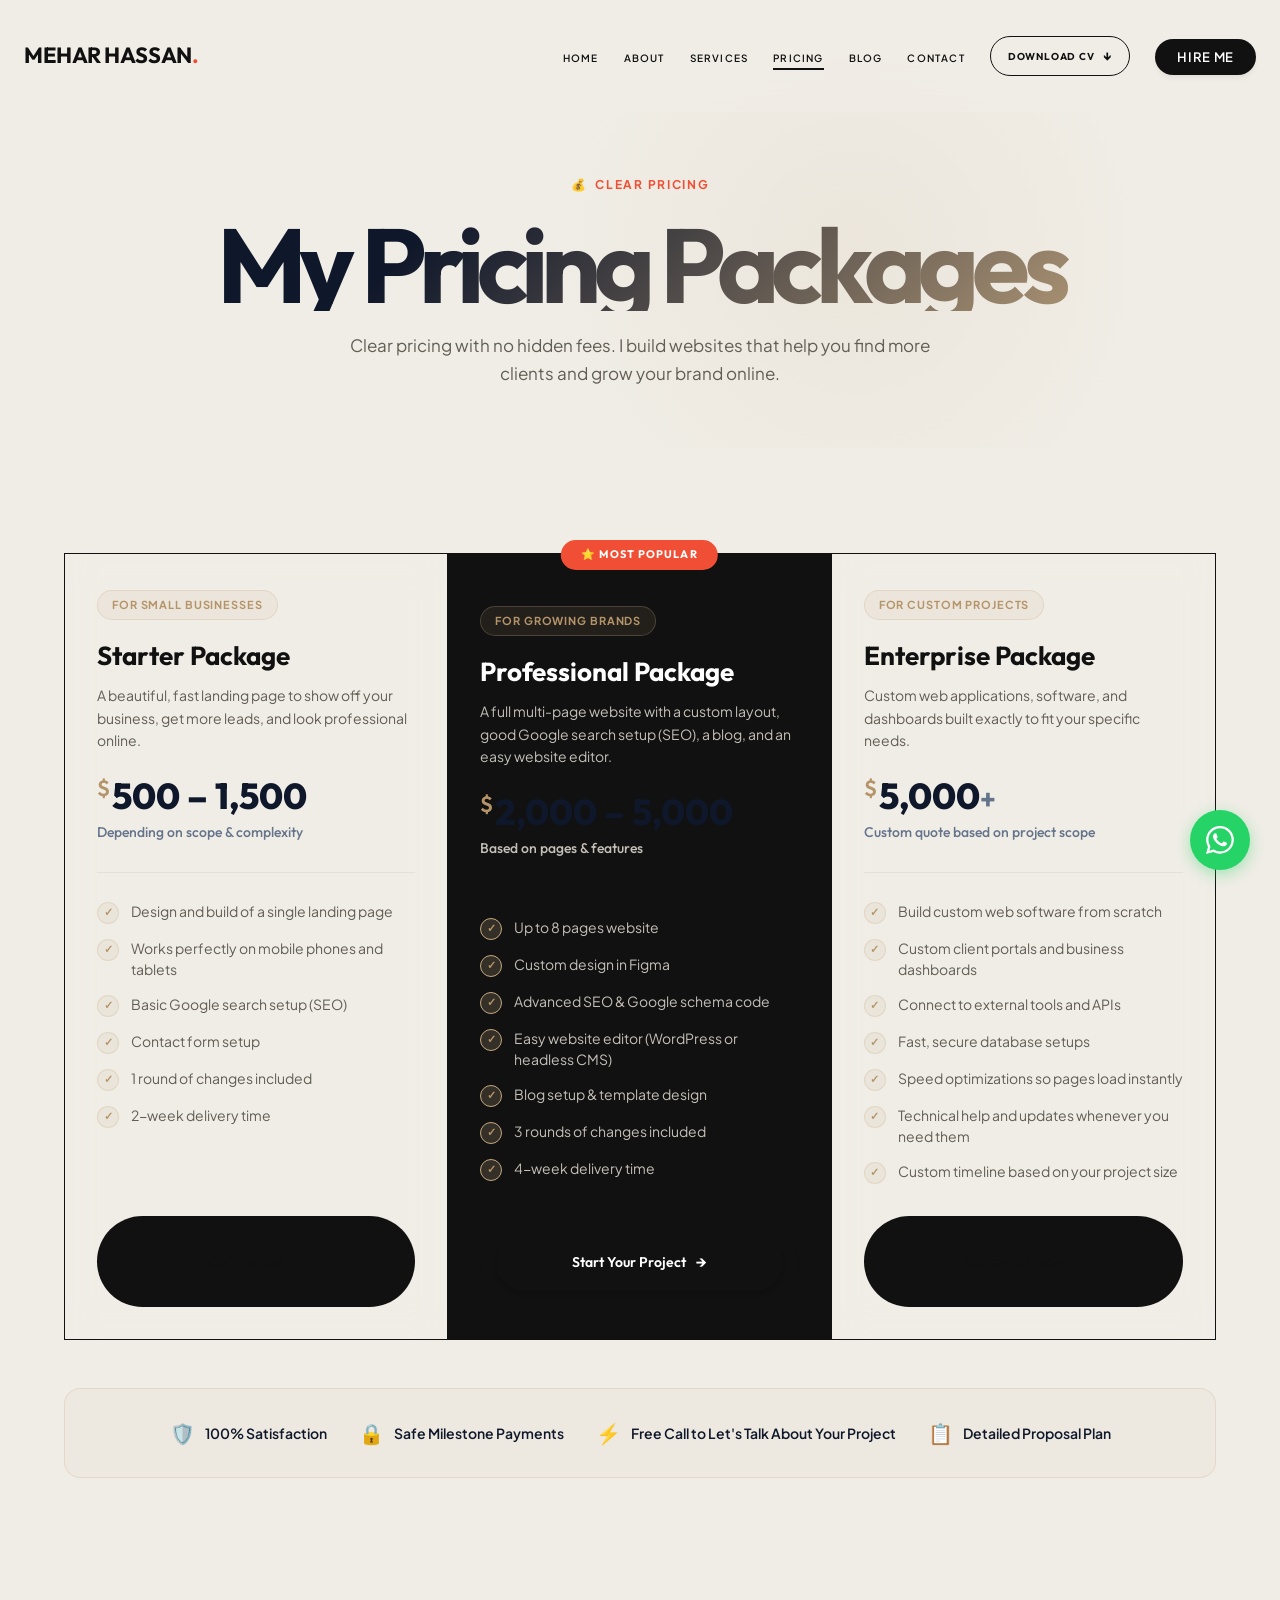
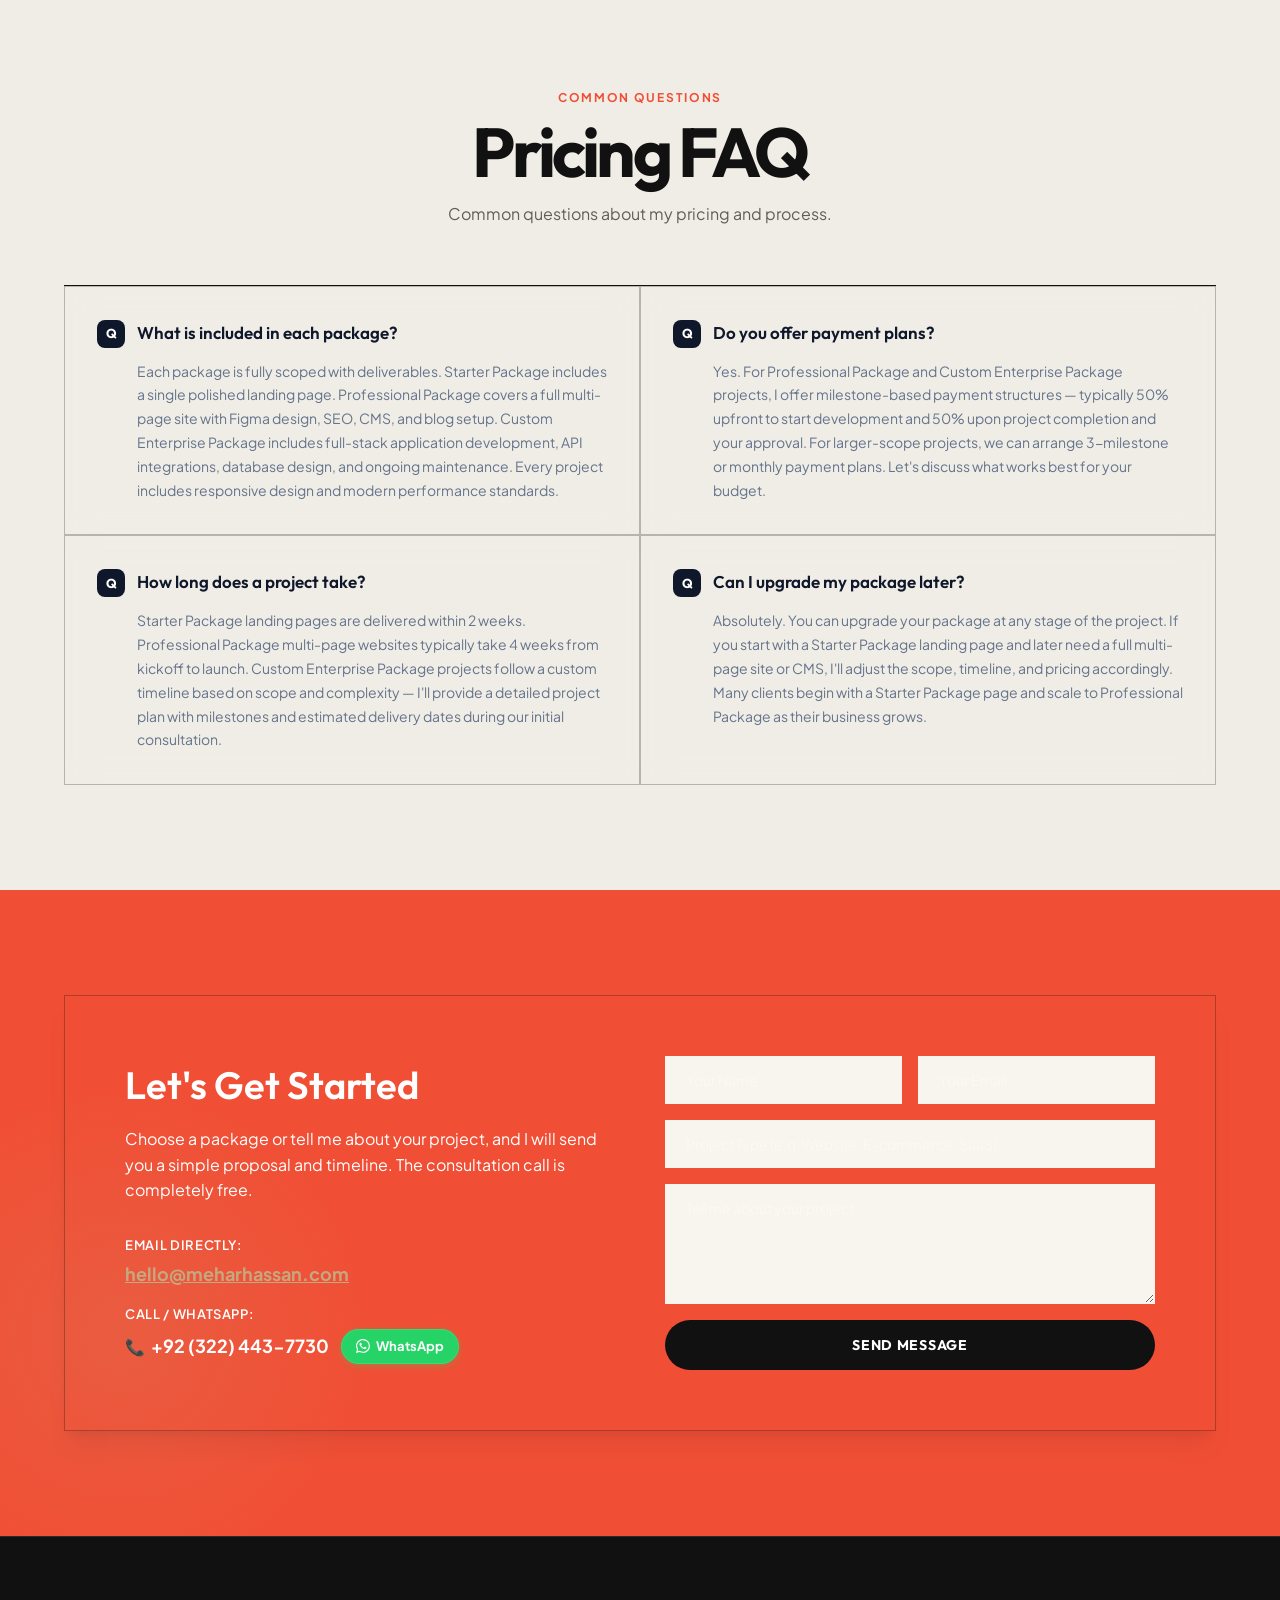
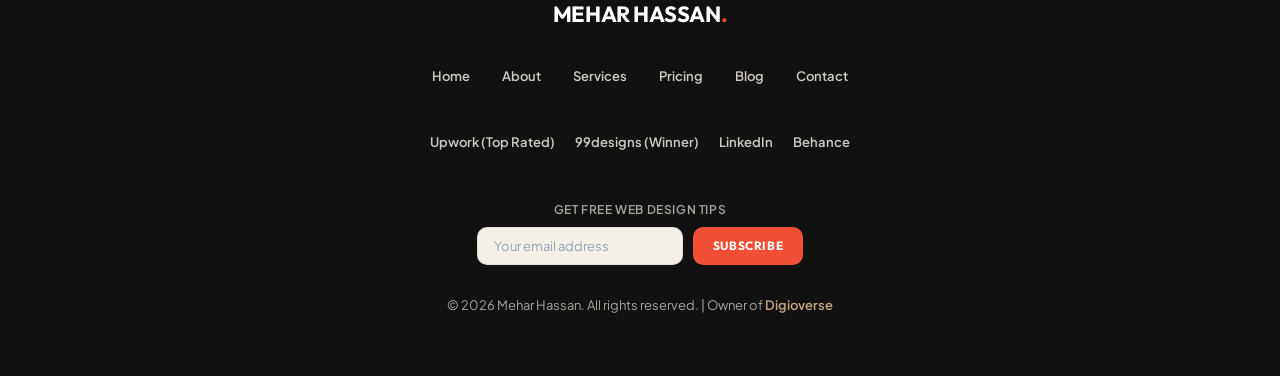
<file: website_prepped_for_cpanel/pricing.html>
<!doctype html>
<html lang="en">
  <head>
    <meta charset="UTF-8" />
    <meta name="viewport" content="width=device-width, initial-scale=1.0" />
    <title>Web Development Pricing & Freelance Packages | Mehar Hassan</title>

    <!-- Primary Meta Tags -->
    <meta name="title" content="Web Development Pricing & Freelance Packages | Mehar Hassan" />
    <meta name="description" content="Simple pricing packages for custom web development. Choose a Starter, Professional, or Enterprise package that fits your needs. Safe milestone payments." />
    <meta name="keywords" content="Web Development Pricing, Website Packages, Web Design Cost, Affordable Web Development, Custom Website Pricing, SaaS Development Cost, Mehar Hassan Pricing" />
    <meta name="author" content="Mehar Hassan" />
    <meta name="robots" content="index, follow" />
    <meta name="language" content="English" />

    <!-- Open Graph / Facebook / LinkedIn -->
    <meta property="og:type" content="website" />
    <meta property="og:url" content="https://meharhassan.com/pricing" />
    <meta property="og:title" content="Web Development Pricing & Freelance Packages | Mehar Hassan" />
    <meta property="og:description" content="Simple pricing packages for custom web development. Choose a Starter, Professional, or Enterprise package that fits your needs. Safe milestone payments." />
    <meta property="og:image" content="https://meharhassan.com/mehar.jpg" />
    <meta property="og:site_name" content="Mehar Hassan Portfolio" />

    <!-- Twitter -->
    <meta property="twitter:card" content="summary_large_image" />
    <meta property="twitter:url" content="https://meharhassan.com/pricing" />
    <meta property="twitter:title" content="Web Development Pricing & Freelance Packages | Mehar Hassan" />
    <meta property="twitter:description" content="Simple pricing packages for custom web development. Choose a Starter, Professional, or Enterprise package that fits your needs. Safe milestone payments." />
    <meta property="twitter:image" content="https://meharhassan.com/mehar.jpg" />

    <!-- Canonical URL -->
    <link rel="canonical" href="https://meharhassan.com/pricing" />

    <!-- DNS Preconnect to Google Fonts for performance boost -->
    <link rel="preconnect" href="https://fonts.googleapis.com">
    <link rel="preconnect" href="https://fonts.gstatic.com" crossorigin>

    <!-- Favicon (Modern SVG Emoji style) -->
    <link rel="icon" type="image/png" href="./favicon.png" />
    <link rel="apple-touch-icon" href="./favicon.png" />

    <!-- Master CSS -->
    <link rel="stylesheet" href="./style.css">
    <link rel="stylesheet" href="./editorial-inner.css">

    <!-- Structured Data (JSON-LD Schema) for Google Search & LLM GEO -->
    <script type="application/ld+json">
    [
      {
        "@context": "https://schema.org",
        "@type": "Service",
        "serviceType": "Web Development",
        "provider": {
          "@type": "Person",
          "name": "Mehar Hassan",
          "url": "https://meharhassan.com/",
          "image": "https://meharhassan.com/mehar.jpg",
          "jobTitle": "Web Developer & Creative Designer",
          "brand": {
            "@type": "Brand",
            "name": "Digioverse",
            "url": "https://digioverse.com"
          }
        },
        "areaServed": "Worldwide",
        "hasOfferCatalog": {
          "@type": "OfferCatalog",
          "name": "Web Development Packages",
          "itemListElement": [
            {
              "@type": "Offer",
              "name": "Starter Package",
              "description": "Single landing page with responsive design, basic SEO, and contact form integration. Ideal for small businesses.",
              "priceSpecification": {
                "@type": "PriceSpecification",
                "priceCurrency": "USD",
                "minPrice": "500",
                "maxPrice": "1500"
              }
            },
            {
              "@type": "Offer",
              "name": "Professional Package",
              "description": "Multi-page website with custom UI/UX design, advanced SEO, CMS integration, and blog setup. Perfect for growing brands.",
              "priceSpecification": {
                "@type": "PriceSpecification",
                "priceCurrency": "USD",
                "minPrice": "2000",
                "maxPrice": "5000"
              }
            },
            {
              "@type": "Offer",
              "name": "Custom Enterprise Package",
              "description": "Full-stack web applications, custom SaaS dashboards, API integrations, database architecture, and ongoing support for ambitious projects.",
              "priceSpecification": {
                "@type": "PriceSpecification",
                "priceCurrency": "USD",
                "minPrice": "5000"
              }
            }
          ]
        }
      },
      {
        "@context": "https://schema.org",
        "@type": "FAQPage",
        "mainEntity": [
          {
            "@type": "Question",
            "name": "What is included in each web development package?",
            "acceptedAnswer": {
              "@type": "Answer",
              "text": "Each package is tailored to different business needs. The Starter package includes a single landing page, responsive design, and basic SEO. The Professional package adds multi-page websites, custom Figma designs, CMS integration, and blog setup. The Enterprise package covers full-stack applications, SaaS dashboards, API integrations, and ongoing maintenance."
            }
          },
          {
            "@type": "Question",
            "name": "Do you offer payment plans for web development projects?",
            "acceptedAnswer": {
              "@type": "Answer",
              "text": "Yes. For Professional and Enterprise projects, Mehar Hassan offers milestone-based payment structures — typically a 50% deposit upfront and 50% upon completion. Custom arrangements can be discussed for larger-scope projects."
            }
          },
          {
            "@type": "Question",
            "name": "How long does a typical web development project take?",
            "acceptedAnswer": {
              "@type": "Answer",
              "text": "Starter projects are typically delivered within 2 weeks. Professional multi-page websites take about 4 weeks. Enterprise projects follow a custom timeline based on scope, complexity, and feature requirements."
            }
          },
          {
            "@type": "Question",
            "name": "Can I upgrade my package after the project starts?",
            "acceptedAnswer": {
              "@type": "Answer",
              "text": "Absolutely. You can upgrade your package at any point. Mehar Hassan will adjust the project scope, timeline, and pricing accordingly to ensure you get exactly what your brand needs."
            }
          }
        ]
      }
    ]
    </script>

    <!-- Pricing Page Inline Styles -->
    <style>
      /* Pricing Page Header */
      .pricing-hero {
        padding-top: 150px;
        padding-bottom: 60px;
        text-align: center;
        position: relative;
        overflow: hidden;
      }

      .pricing-hero .hero-glow {
        position: absolute;
        top: -10%;
        right: 10%;
        width: 600px;
        height: 600px;
        background: radial-gradient(circle, rgba(197, 168, 128, 0.1) 0%, rgba(255, 255, 255, 0) 70%);
        z-index: 1;
        pointer-events: none;
      }

      .pricing-hero .container {
        position: relative;
        z-index: 2;
      }

      /* Pricing Grid */
      .pricing-grid {
        display: grid;
        grid-template-columns: repeat(3, 1fr);
        gap: 28px;
        align-items: stretch;
      }

      /* Pricing Cards */
      .pricing-card {
        position: relative;
        display: flex;
        flex-direction: column;
        padding: 0;
        overflow: visible;
        border-radius: 24px;
      }

      .pricing-card .pricing-card-inner {
        padding: 36px 32px 32px;
        display: flex;
        flex-direction: column;
        flex-grow: 1;
      }

      /* Highlighted / Featured Card */
      .pricing-card.featured {
        border: 2px solid var(--primary-gold);
        transform: scale(1.03);
        box-shadow: var(--shadow-glass), var(--shadow-lg), 0 0 60px rgba(197, 168, 128, 0.08);
      }

      .pricing-card.featured:hover {
        transform: scale(1.03) translateY(-4px);
      }

      .pricing-card.featured .pricing-card-inner {
        padding-top: 52px;
      }

      /* Pricing Tier Tag */
      .pricing-tier-tag {
        display: inline-flex;
        align-items: center;
        gap: 6px;
        background: rgba(197, 168, 128, 0.1);
        border: 1px solid var(--border-gold);
        padding: 5px 14px;
        border-radius: 50px;
        font-size: 11px;
        font-weight: 700;
        color: var(--primary-gold-dark);
        text-transform: uppercase;
        letter-spacing: 0.08em;
        margin-bottom: 20px;
        width: fit-content;
      }

      /* Pricing Tier Title */
      .pricing-tier-name {
        font-family: var(--font-heading);
        font-size: 26px;
        font-weight: 700;
        color: var(--primary-navy);
        margin-bottom: 12px;
      }

      .pricing-tier-desc {
        font-size: 14px;
        color: var(--text-muted);
        margin-bottom: 24px;
        line-height: 1.6;
      }

      /* Pricing Price Display */
      .pricing-price {
        margin-bottom: 28px;
        padding-bottom: 28px;
        border-bottom: 1px solid rgba(15, 23, 42, 0.06);
      }

      .pricing-price .price-amount {
        font-family: var(--font-heading);
        font-size: 36px;
        font-weight: 800;
        color: var(--primary-navy);
        line-height: 1.1;
      }

      .pricing-price .price-amount .price-currency {
        font-size: 22px;
        font-weight: 600;
        vertical-align: top;
        margin-right: 2px;
        color: var(--primary-gold-dark);
      }

      .pricing-price .price-range {
        font-size: 14px;
        color: var(--text-muted);
        margin-top: 6px;
        font-weight: 500;
      }

      /* Pricing Feature List */
      .pricing-features {
        list-style: none;
        display: flex;
        flex-direction: column;
        gap: 14px;
        margin-bottom: 32px;
        flex-grow: 1;
      }

      .pricing-feature-item {
        display: flex;
        align-items: flex-start;
        gap: 12px;
        font-size: 14px;
        color: var(--text-main);
        line-height: 1.5;
      }

      .pricing-feature-item .check-icon {
        flex-shrink: 0;
        width: 22px;
        height: 22px;
        background: rgba(197, 168, 128, 0.12);
        border: 1px solid rgba(197, 168, 128, 0.25);
        border-radius: 50%;
        display: flex;
        align-items: center;
        justify-content: center;
        font-size: 11px;
        color: var(--primary-gold-dark);
        font-weight: 700;
        margin-top: 1px;
      }

      .pricing-card.featured .pricing-feature-item .check-icon {
        background: rgba(197, 168, 128, 0.2);
        border-color: var(--primary-gold);
      }

      /* Pricing CTA Button */
      .pricing-cta {
        margin-top: auto;
      }

      .pricing-cta .btn-primary,
      .pricing-cta .btn-secondary {
        width: 100%;
        justify-content: center;
        text-align: center;
      }

      /* Guarantee Strip */
      .guarantee-strip {
        text-align: center;
        margin-top: 48px;
        padding: 28px 40px;
        border-radius: 16px;
        background: rgba(197, 168, 128, 0.06);
        border: 1px solid var(--border-gold);
        display: flex;
        align-items: center;
        justify-content: center;
        gap: 32px;
        flex-wrap: wrap;
      }

      .guarantee-item {
        display: flex;
        align-items: center;
        gap: 10px;
        font-size: 14px;
        font-weight: 600;
        color: var(--primary-navy);
      }

      .guarantee-item span.g-icon {
        font-size: 20px;
      }

      /* FAQ Section */
      .faq-grid {
        display: grid;
        grid-template-columns: repeat(2, 1fr);
        gap: 24px;
        margin-top: 50px;
      }

      .faq-card {
        cursor: default;
      }

      .faq-card:hover {
        transform: translateY(-2px);
      }

      .faq-question {
        font-family: var(--font-heading);
        font-size: 17px;
        font-weight: 600;
        color: var(--primary-navy);
        margin-bottom: 12px;
        display: flex;
        align-items: flex-start;
        gap: 12px;
      }

      .faq-question .q-icon {
        flex-shrink: 0;
        width: 28px;
        height: 28px;
        background: var(--primary-navy);
        color: white;
        border-radius: 8px;
        display: flex;
        align-items: center;
        justify-content: center;
        font-size: 13px;
        font-weight: 700;
        margin-top: 1px;
      }

      .faq-answer {
        font-size: 14px;
        color: var(--text-muted);
        line-height: 1.7;
        padding-left: 40px;
      }

      /* Responsive Pricing */
      @media (max-width: 991px) {
        .pricing-grid {
          grid-template-columns: 1fr;
          max-width: 500px;
          margin-left: auto;
          margin-right: auto;
        }

        .pricing-card.featured {
          transform: scale(1);
          order: -1;
        }

        .pricing-card.featured:hover {
          transform: translateY(-4px);
        }

        .faq-grid {
          grid-template-columns: 1fr;
        }

        .guarantee-strip {
          flex-direction: column;
          gap: 16px;
        }
      }

      @media (max-width: 768px) {
        .pricing-hero {
          padding-top: 120px;
          padding-bottom: 40px;
        }
      }
    </style>
    <!-- Google Analytics (GA4) - Replace G-PN7CDHKNLW with your Measurement ID -->
    <script async src="https://www.googletagmanager.com/gtag/js?id=G-PN7CDHKNLW"></script>
    <script>
      window.dataLayer = window.dataLayer || [];
      function gtag(){dataLayer.push(arguments);}
      gtag('js', new Date());
      gtag('config', 'G-PN7CDHKNLW');
    </script>

  </head>
  <body>
    <!-- Header / Navigation -->
    <header>
      <div class="container nav-container">
        <a href="/" class="logo">MEHAR HASSAN<span>.</span></a>
        
        <ul class="nav-menu">
          <li><a href="/" class="nav-link">Home</a></li>
          <li><a href="about.html" class="nav-link">About</a></li>
          <li><a href="services.html" class="nav-link">Services</a></li>
          <li><a href="pricing.html" class="nav-link active">Pricing</a></li>
          <li><a href="blog.html" class="nav-link">Blog</a></li>
          <li><a href="contact.html" class="nav-link">Contact</a></li>
          <li><a href="./Mehar-Hassan-CV.pdf" class="nav-cv" download="Mehar-Hassan-CV.pdf">Download CV</a></li>
          <li><a href="contact.html" class="nav-cta">Hire Me</a></li>
        </ul>
        
        <button class="menu-btn" aria-label="Toggle Menu">
          <span></span>
          <span></span>
          <span></span>
        </button>
      </div>
    </header>

    <!-- Page Header -->
    <section class="pricing-hero">
      <div class="hero-glow"></div>
      <div class="container">
        <div class="reveal">
          <div class="hero-tag" style="margin: 0 auto 24px;">
            <span>💰</span> Clear Pricing
          </div>
          <h1 class="section-title text-gradient" style="font-size: clamp(36px, 5vw, 56px); margin-bottom: 20px;">My Pricing Packages</h1>
          <p class="section-subtitle" style="max-width: 600px; margin: 0 auto; font-size: 17px;">
            Clear pricing with no hidden fees. I build websites that help you find more clients and grow your brand online.
          </p>
        </div>
      </div>
    </section>

    <!-- Pricing Grid Section -->
    <section class="section-padding" style="padding-top: 10px;">
      <div class="container">
        <div class="pricing-grid">

          <!-- STARTER TIER -->
          <div class="glass-card pricing-card reveal">
            <div class="pricing-card-inner">
              <div class="pricing-tier-tag">For Small Businesses</div>
              <h2 class="pricing-tier-name">Starter Package</h2>
              <p class="pricing-tier-desc">A beautiful, fast landing page to show off your business, get more leads, and look professional online.</p>

              <div class="pricing-price">
                <div class="price-amount">
                  <span class="price-currency">$</span>500 – 1,500
                </div>
                <p class="price-range">Depending on scope & complexity</p>
              </div>

              <ul class="pricing-features">
                <li class="pricing-feature-item">
                  <span class="check-icon">✓</span>
                  <span>Design and build of a single landing page</span>
                </li>
                <li class="pricing-feature-item">
                  <span class="check-icon">✓</span>
                  <span>Works perfectly on mobile phones and tablets</span>
                </li>
                <li class="pricing-feature-item">
                  <span class="check-icon">✓</span>
                  <span>Basic Google search setup (SEO)</span>
                </li>
                <li class="pricing-feature-item">
                  <span class="check-icon">✓</span>
                  <span>Contact form setup</span>
                </li>
                <li class="pricing-feature-item">
                  <span class="check-icon">✓</span>
                  <span>1 round of changes included</span>
                </li>
                <li class="pricing-feature-item">
                  <span class="check-icon">✓</span>
                  <span>2-week delivery time</span>
                </li>
              </ul>

              <div class="pricing-cta">
                <a href="contact.html" class="btn-secondary" style="width: 100%; justify-content: center;">
                  Get Started
                  <span style="font-size: 16px;">→</span>
                </a>
              </div>
            </div>
          </div>

          <!-- PROFESSIONAL TIER (FEATURED) -->
          <div class="glass-card pricing-card featured reveal" style="transition-delay: 100ms;">
            <div class="pricing-badge">⭐ Most Popular</div>
            <div class="pricing-card-inner">
              <div class="pricing-tier-tag">For Growing Brands</div>
              <h2 class="pricing-tier-name">Professional Package</h2>
              <p class="pricing-tier-desc">A full multi-page website with a custom layout, good Google search setup (SEO), a blog, and an easy website editor.</p>

              <div class="pricing-price">
                <div class="price-amount">
                  <span class="price-currency">$</span>2,000 – 5,000
                </div>
                <p class="price-range">Based on pages & features</p>
              </div>

              <ul class="pricing-features">
                <li class="pricing-feature-item">
                  <span class="check-icon">✓</span>
                  <span>Up to 8 pages website</span>
                </li>
                <li class="pricing-feature-item">
                  <span class="check-icon">✓</span>
                  <span>Custom design in Figma</span>
                </li>
                <li class="pricing-feature-item">
                  <span class="check-icon">✓</span>
                  <span>Advanced SEO & Google schema code</span>
                </li>
                <li class="pricing-feature-item">
                  <span class="check-icon">✓</span>
                  <span>Easy website editor (WordPress or headless CMS)</span>
                </li>
                <li class="pricing-feature-item">
                  <span class="check-icon">✓</span>
                  <span>Blog setup & template design</span>
                </li>
                <li class="pricing-feature-item">
                  <span class="check-icon">✓</span>
                  <span>3 rounds of changes included</span>
                </li>
                <li class="pricing-feature-item">
                  <span class="check-icon">✓</span>
                  <span>4-week delivery time</span>
                </li>
              </ul>

              <div class="pricing-cta">
                <a href="contact.html" class="btn-primary" style="width: 100%; justify-content: center;">
                  Start Your Project
                  <span style="font-size: 16px;">→</span>
                </a>
              </div>
            </div>
          </div>

          <!-- ENTERPRISE TIER -->
          <div class="glass-card pricing-card reveal" style="transition-delay: 200ms;">
            <div class="pricing-card-inner">
              <div class="pricing-tier-tag">For Custom Projects</div>
              <h2 class="pricing-tier-name">Enterprise Package</h2>
              <p class="pricing-tier-desc">Custom web applications, software, and dashboards built exactly to fit your specific needs.</p>

              <div class="pricing-price">
                <div class="price-amount">
                  <span class="price-currency">$</span>5,000<span style="font-size: 28px; font-weight: 700;">+</span>
                </div>
                <p class="price-range">Custom quote based on project scope</p>
              </div>

              <ul class="pricing-features">
                <li class="pricing-feature-item">
                  <span class="check-icon">✓</span>
                  <span>Build custom web software from scratch</span>
                </li>
                <li class="pricing-feature-item">
                  <span class="check-icon">✓</span>
                  <span>Custom client portals and business dashboards</span>
                </li>
                <li class="pricing-feature-item">
                  <span class="check-icon">✓</span>
                  <span>Connect to external tools and APIs</span>
                </li>
                <li class="pricing-feature-item">
                  <span class="check-icon">✓</span>
                  <span>Fast, secure database setups</span>
                </li>
                <li class="pricing-feature-item">
                  <span class="check-icon">✓</span>
                  <span>Speed optimizations so pages load instantly</span>
                </li>
                <li class="pricing-feature-item">
                  <span class="check-icon">✓</span>
                  <span>Technical help and updates whenever you need them</span>
                </li>
                <li class="pricing-feature-item">
                  <span class="check-icon">✓</span>
                  <span>Custom timeline based on your project size</span>
                </li>
              </ul>

              <div class="pricing-cta">
                <a href="contact.html" class="btn-secondary" style="width: 100%; justify-content: center;">
                  Request a Quote
                  <span style="font-size: 16px;">→</span>
                </a>
              </div>
            </div>
          </div>

        </div>

        <!-- Guarantee Strip -->
        <div class="guarantee-strip reveal">
          <div class="guarantee-item">
            <span class="g-icon">🛡️</span>
            <span>100% Satisfaction</span>
          </div>
          <div class="guarantee-item">
            <span class="g-icon">🔒</span>
            <span>Safe Milestone Payments</span>
          </div>
          <div class="guarantee-item">
            <span class="g-icon">⚡</span>
            <span>Free Call to Let's Talk About Your Project</span>
          </div>
          <div class="guarantee-item">
            <span class="g-icon">📋</span>
            <span>Detailed Proposal Plan</span>
          </div>
        </div>
      </div>
    </section>

    <!-- FAQ Section -->
    <section class="section-padding" style="background: rgba(255,255,255,0.2);">
      <div class="container">
        <div class="section-header reveal">
          <span class="section-tag">Common Questions</span>
          <h2 class="section-title">Pricing FAQ</h2>
          <p class="section-subtitle">Common questions about my pricing and process.</p>
        </div>

        <div class="faq-grid">
          <!-- FAQ 1 -->
          <div class="glass-card faq-card reveal">
            <div class="faq-question">
              <span class="q-icon">Q</span>
              <span>What is included in each package?</span>
            </div>
            <p class="faq-answer">
              Each package is fully scoped with deliverables. Starter Package includes a single polished landing page. Professional Package covers a full multi-page site with Figma design, SEO, CMS, and blog setup. Custom Enterprise Package includes full-stack application development, API integrations, database design, and ongoing maintenance. Every project includes responsive design and modern performance standards.
            </p>
          </div>

          <!-- FAQ 2 -->
          <div class="glass-card faq-card reveal" style="transition-delay: 100ms;">
            <div class="faq-question">
              <span class="q-icon">Q</span>
              <span>Do you offer payment plans?</span>
            </div>
            <p class="faq-answer">
              Yes. For Professional Package and Custom Enterprise Package projects, I offer milestone-based payment structures — typically 50% upfront to start development and 50% upon project completion and your approval. For larger-scope projects, we can arrange 3-milestone or monthly payment plans. Let's discuss what works best for your budget.
            </p>
          </div>

          <!-- FAQ 3 -->
          <div class="glass-card faq-card reveal" style="transition-delay: 200ms;">
            <div class="faq-question">
              <span class="q-icon">Q</span>
              <span>How long does a project take?</span>
            </div>
            <p class="faq-answer">
              Starter Package landing pages are delivered within 2 weeks. Professional Package multi-page websites typically take 4 weeks from kickoff to launch. Custom Enterprise Package projects follow a custom timeline based on scope and complexity — I'll provide a detailed project plan with milestones and estimated delivery dates during our initial consultation.
            </p>
          </div>

          <!-- FAQ 4 -->
          <div class="glass-card faq-card reveal" style="transition-delay: 300ms;">
            <div class="faq-question">
              <span class="q-icon">Q</span>
              <span>Can I upgrade my package later?</span>
            </div>
            <p class="faq-answer">
              Absolutely. You can upgrade your package at any stage of the project. If you start with a Starter Package landing page and later need a full multi-page site or CMS, I'll adjust the scope, timeline, and pricing accordingly. Many clients begin with a Starter Package page and scale to Professional Package as their business grows.
            </p>
          </div>
        </div>
      </div>
    </section>

    <!-- CTA Form Section -->
    <section class="section-padding cta-section">
      <div class="container">
        <div class="cta-box reveal">
          <div class="cta-text">
            <h2>Let's Get Started</h2>
            <p>Choose a package or tell me about your project, and I will send you a simple proposal and timeline. The consultation call is completely free.</p>
            <div style="margin-top: 24px; display: flex; flex-direction: column; gap: 16px;">
              <div>
                <p style="margin-bottom: 4px; font-weight: 600; color: rgba(255,255,255,0.8); font-size: 13px; text-transform: uppercase; letter-spacing: 0.05em;">Email directly:</p>
                <a href="mailto:hello@meharhassan.com" style="color: var(--primary-gold); font-size: 18px; font-weight: 700; text-decoration: underline;">hello@meharhassan.com</a>
              </div>
              <div>
                <p style="margin-bottom: 4px; font-weight: 600; color: rgba(255,255,255,0.8); font-size: 13px; text-transform: uppercase; letter-spacing: 0.05em;">Call / WhatsApp:</p>
                <div style="display: flex; flex-wrap: wrap; gap: 12px; align-items: center; margin-top: 4px;">
                  <a href="tel:+923224437730" style="color: white; font-size: 18px; font-weight: 700; text-decoration: none; display: inline-flex; align-items: center; gap: 6px;">
                    <span style="font-size: 16px;">📞</span> +92 (322) 443-7730
                  </a>
                  <a href="https://wa.me/923224437730?text=Hi%20Mehar,%20I'm%20interested%20in%20your%20web%20services" target="_blank" rel="noopener" class="whatsapp-btn" style="display: inline-flex; align-items: center; gap: 6px; background: #25d366; color: white !important; padding: 6px 14px; border-radius: 20px; font-size: 13px; font-weight: 700; text-decoration: none; transition: all 0.3s ease; border: 1px solid rgba(255,255,255,0.1); box-shadow: 0 2px 6px rgba(37, 211, 102, 0.3);">
                    <svg xmlns="http://www.w3.org/2000/svg" width="14" height="14" fill="currentColor" viewBox="0 0 16 16"><path d="M13.601 2.326A7.854 7.854 0 0 0 7.994 0C3.627 0 .068 3.558.064 7.926c0 1.399.366 2.76 1.057 3.965L0 16l4.204-1.102a7.933 7.933 0 0 0 3.79.907h.004c4.368 0 7.926-3.558 7.93-7.93A7.898 7.898 0 0 0 13.6 2.326zM7.994 14.521a6.573 6.573 0 0 1-3.356-.92l-.24-.144-2.494.654.666-2.433-.156-.251a6.56 6.56 0 0 1-1.007-3.505c0-3.626 2.957-6.584 6.591-6.584a6.56 6.56 0 0 1 4.66 1.931 6.557 6.557 0 0 1 1.928 4.66c-.004 3.639-2.961 6.592-6.592 6.592zm3.69-4.98c-.202-.1-1.195-.59-1.378-.654-.182-.064-.315-.1-.447.1-.132.196-.512.654-.627.784-.114.13-.228.144-.43.045-.202-.1-.853-.314-1.624-1.002-.599-.535-1.004-1.197-1.122-1.4-.117-.195-.013-.3.088-.4.09-.09.202-.236.3-.354.097-.118.13-.2.196-.334.066-.134.033-.252-.017-.353-.05-.1-.447-1.077-.611-1.472-.16-.388-.323-.335-.447-.341-.115-.006-.247-.007-.38-.007a.729.729 0 0 0-.529.247c-.182.196-.693.677-.693 1.654 0 .977.71 1.916.81 2.049.098.133 1.394 2.132 3.383 2.992.47.205.84.326 1.129.418.475.152.904.129 1.246.08.38-.058 1.195-.488 1.362-.96.166-.472.166-.875.117-.96-.05-.085-.18-.13-.382-.23z"/></svg>
                    WhatsApp
                  </a>
                </div>
              </div>
            </div>
          </div>
          
          <div class="cta-form">
            <form class="contact-form-element">
              <div class="form-group-row">
                <input type="text" class="form-input" placeholder="Your Name" required />
                <input type="email" class="form-input" placeholder="Your Email" required />
              </div>
              <input type="text" class="form-input" placeholder="Project Type (e.g. Website, E-commerce, SaaS)" required />
              <textarea class="form-input form-textarea" placeholder="Tell me about your project..." required></textarea>
              <button type="submit" class="btn-form">Send Message</button>
            </form>
          </div>
        </div>
      </div>
      <div class="hero-glow" style="top: 30%; left: -10%;"></div>
    </section>

    <!-- Footer -->
    <footer>
      <div class="container footer-grid">
        <a href="/" class="logo">MEHAR HASSAN<span>.</span></a>
        
        <ul class="footer-links">
          <li><a href="/" class="footer-link">Home</a></li>
          <li><a href="about.html" class="footer-link">About</a></li>
          <li><a href="services.html" class="footer-link">Services</a></li>
          <li><a href="pricing.html" class="footer-link">Pricing</a></li>
          <li><a href="blog.html" class="footer-link">Blog</a></li>
          <li><a href="contact.html" class="footer-link">Contact</a></li>
        </ul>
        <ul class="footer-links" style="margin-top: 10px; gap: 20px;">
          <li><a href="https://www.upwork.com/freelancers/~01a6b0c2e3d4f5g6h7" target="_blank" rel="noopener" class="footer-link">Upwork (Top Rated)</a></li>
          <li><a href="https://99designs.com/profiles/meharhassan" target="_blank" rel="noopener" class="footer-link">99designs (Winner)</a></li>
          <li><a href="https://www.linkedin.com/in/meharhassan" target="_blank" rel="noopener" class="footer-link">LinkedIn</a></li>
          <li><a href="https://www.behance.net/meharhassan" target="_blank" rel="noopener" class="footer-link">Behance</a></li>
        </ul>


        <div style="margin-top: 16px;">
          <p style="font-size: 12px; color: var(--text-light); margin-bottom: 8px; font-weight: 600; text-transform: uppercase; letter-spacing: 0.05em;">Get Free Web Design Tips</p>
          <form class="footer-newsletter" onsubmit="return false;">
            <input type="email" class="newsletter-input" placeholder="Your email address" required />
            <button type="submit" class="newsletter-btn">Subscribe</button>
          </form>
        </div>



        <div class="footer-copy">
          <p>© 2026 Mehar Hassan. All rights reserved. | Owner of <a href="https://digioverse.com" target="_blank" rel="noopener" style="color: var(--primary-gold); font-weight: 600;">Digioverse</a></p>
        </div>
      </div>
    </footer>

    <!-- Master JS -->
    <script src="./script.js"></script>
    <script src="./editorial-mode.js"></script>
  </body>
</html>
</file>
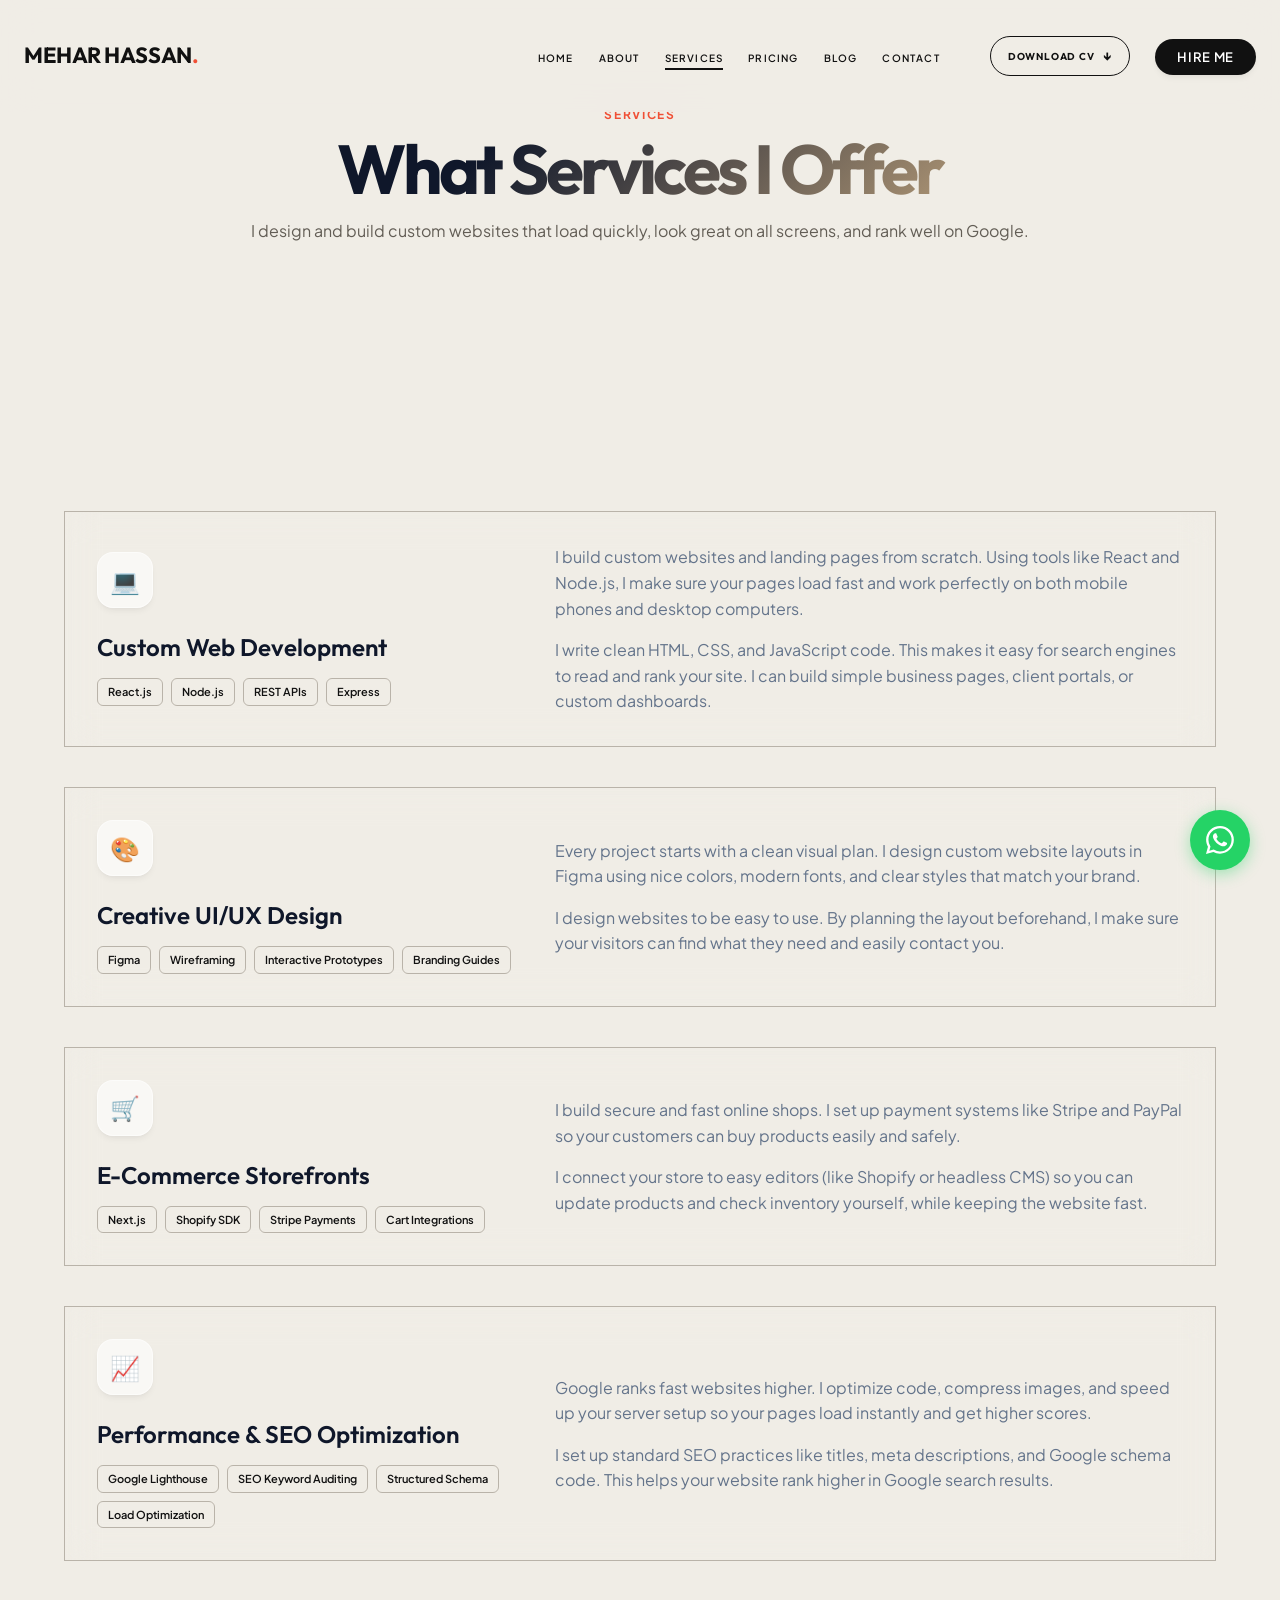
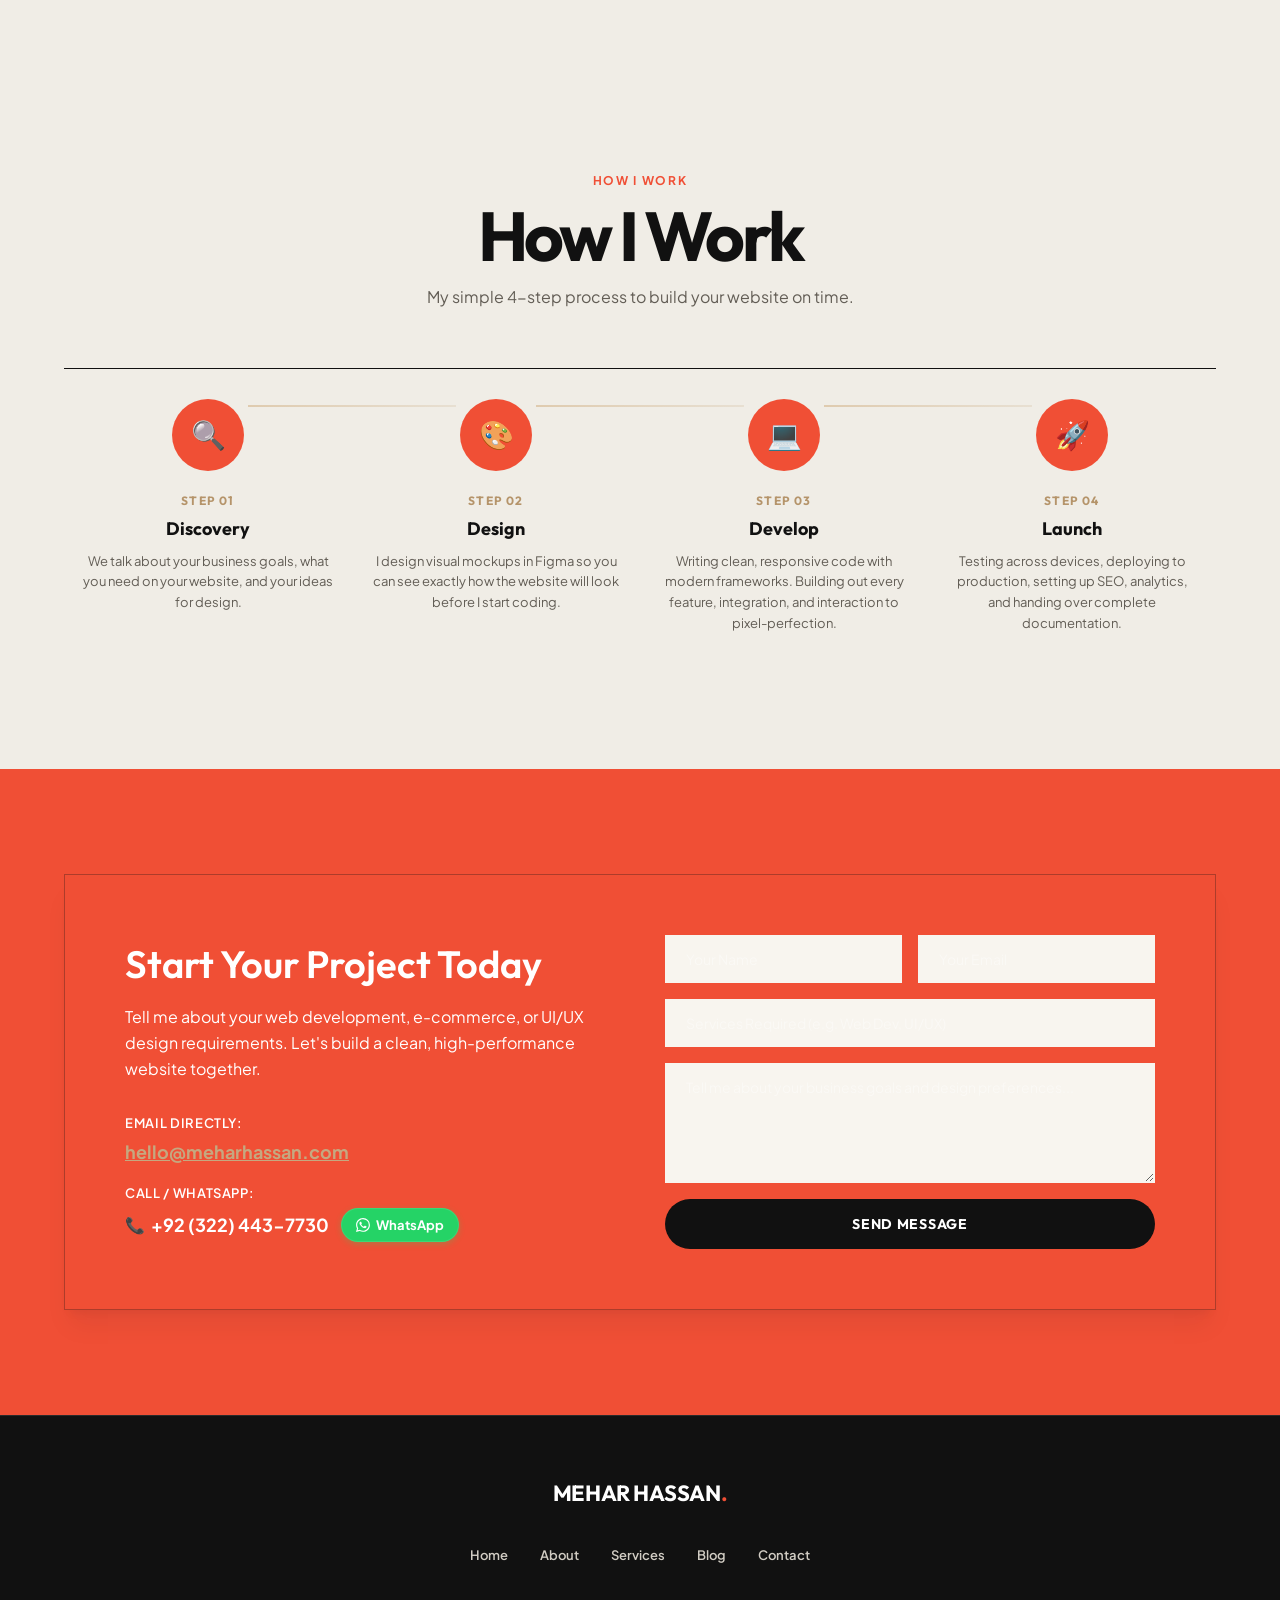
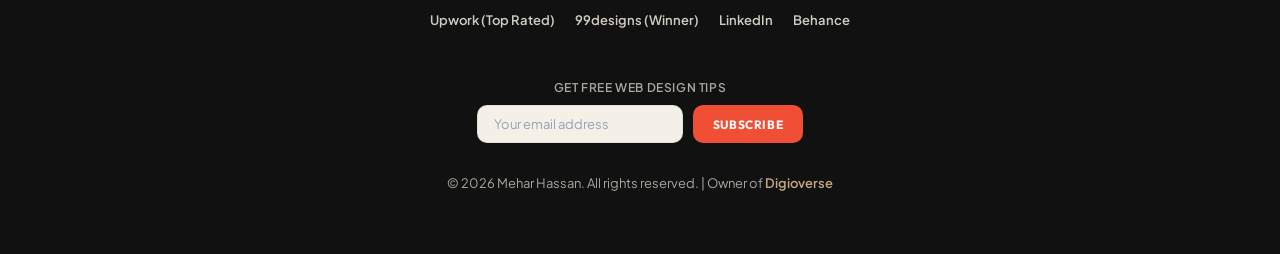
<file: website_prepped_for_cpanel/services.html>
<!doctype html>
<html lang="en">
  <head>
    <meta charset="UTF-8" />
    <meta name="viewport" content="width=device-width, initial-scale=1.0" />
    <title>Custom Web Development & Figma UI/UX Design Services | Mehar Hassan</title>
    
    <!-- SEO Meta Tags -->
    <meta name="title" content="Custom Web Development & Figma UI/UX Design Services | Mehar Hassan" />
    <meta name="description" content="Hire custom web development and UI/UX design services. I specialize in fast React/Node.js applications, Shopify/Stripe online shops, and search engine speed optimization." />
    <meta name="keywords" content="Web development services, UI UX design services, hire React developer, custom SaaS development, Shopify storefront developer, SEO audits USA" />
    <meta name="author" content="Mehar Hassan" />
    <meta name="robots" content="index, follow" />
    
    <!-- Open Graph / Twitter -->
    <meta property="og:type" content="website" />
    <meta property="og:url" content="https://meharhassan.com/services" />
    <meta property="og:title" content="Custom Web Development & Figma UI/UX Design Services | Mehar Hassan" />
    <meta property="og:description" content="Hire custom web development and UI/UX design services. I specialize in fast React/Node.js applications, Shopify/Stripe online shops, and search engine speed optimization." />
    <meta property="og:image" content="https://meharhassan.com/mehar.jpg" />
    
    <link rel="canonical" href="https://meharhassan.com/services" />
    
    <!-- DNS Preconnect to Google Fonts for performance boost -->
    <link rel="preconnect" href="https://fonts.googleapis.com">
    <link rel="preconnect" href="https://fonts.gstatic.com" crossorigin>
    
    <link rel="icon" type="image/png" href="./favicon.png" />
    <link rel="apple-touch-icon" href="./favicon.png" />
    <link rel="stylesheet" href="./style.css">
    <link rel="stylesheet" href="./editorial-inner.css">
    
    <!-- Structured Data (JSON-LD Schema) for Agency & Offered Services -->
    <script type="application/ld+json">
    [
      {
        "@context": "https://schema.org",
        "@type": "ProfessionalService",
        "name": "Digioverse",
        "url": "https://digioverse.com",
        "logo": "https://meharhassan.com/mehar.jpg",
        "image": "https://meharhassan.com/mehar.jpg",
        "email": "mailto:hello@meharhassan.com",
        "founder": {
          "@type": "Person",
          "name": "Mehar Hassan"
        },
        "description": "Premium agency delivering custom web applications, responsive UI/UX designs, and search engine optimization solutions."
      },
      {
        "@context": "https://schema.org",
        "@type": "Service",
        "name": "Custom Web Development",
        "provider": {
          "@type": "Person",
          "name": "Mehar Hassan"
        },
        "description": "High-performance web applications and custom landing pages engineered with React, Node.js, and clean code structures."
      },
      {
        "@context": "https://schema.org",
        "@type": "Service",
        "name": "Creative UI/UX Design",
        "provider": {
          "@type": "Person",
          "name": "Mehar Hassan"
        },
        "description": "Aesthetic user interface layouts, wireframes, custom grids, and interactive mockup designs in Figma."
      }
    ]
    </script>
    <!-- Google Analytics (GA4) - Replace G-PN7CDHKNLW with your Measurement ID -->
    <script async src="https://www.googletagmanager.com/gtag/js?id=G-PN7CDHKNLW"></script>
    <script>
      window.dataLayer = window.dataLayer || [];
      function gtag(){dataLayer.push(arguments);}
      gtag('js', new Date());
      gtag('config', 'G-PN7CDHKNLW');
    </script>

  </head>
  <body>
    <!-- Header -->
    <header>
      <div class="container nav-container">
        <a href="/" class="logo">MEHAR HASSAN<span>.</span></a>
        
        <ul class="nav-menu">
          <li><a href="/" class="nav-link">Home</a></li>
          <li><a href="about.html" class="nav-link">About</a></li>
          <li><a href="services.html" class="nav-link active">Services</a></li>
          <li><a href="pricing.html" class="nav-link">Pricing</a></li>
          <li><a href="blog.html" class="nav-link">Blog</a></li>
          <li><a href="contact.html" class="nav-link">Contact</a></li>
          <li><button class="theme-toggle" aria-label="Toggle dark mode">🌙</button></li>
          <li><a href="./Mehar-Hassan-CV.pdf" class="nav-cv" download="Mehar-Hassan-CV.pdf">Download CV</a></li>
          <li><a href="contact.html" class="nav-cta">Hire Me</a></li>
        </ul>
        
        <button class="menu-btn" aria-label="Toggle Menu">
          <span></span>
          <span></span>
          <span></span>
        </button>
      </div>
    </header>

    <!-- Services Header -->
    <section class="section-padding" style="padding-top: 150px; padding-bottom: 50px;">
      <div class="container">
        <div class="section-header reveal" style="max-width: 800px;">
          <span class="section-tag">Services</span>
          <h1 class="section-title text-gradient">What Services I Offer</h1>
          <p class="section-subtitle">I design and build custom websites that load quickly, look great on all screens, and rank well on Google.</p>
        </div>
      </div>
    </section>

    <!-- Detailed Services Grid -->
    <section class="section-padding" style="padding-top: 0;">
      <div class="container">
        <div style="display: grid; gap: 40px;">
          
          <!-- Service 1: Custom Web Development -->
          <div class="glass-card reveal" style="display: grid; grid-template-columns: 0.8fr 1.2fr; gap: 40px; align-items: center;">
            <div>
              <div class="service-icon">💻</div>
              <h2 style="font-size: 24px; margin-bottom: 16px;">Custom Web Development</h2>
              <div style="display: flex; flex-wrap: wrap; gap: 8px; margin-top: 16px;">
                <span class="service-tag">React.js</span>
                <span class="service-tag">Node.js</span>
                <span class="service-tag">REST APIs</span>
                <span class="service-tag">Express</span>
              </div>
            </div>
            <div>
              <p style="color: var(--text-muted); margin-bottom: 16px;">I build custom websites and landing pages from scratch. Using tools like React and Node.js, I make sure your pages load fast and work perfectly on both mobile phones and desktop computers.</p>
              <p style="color: var(--text-muted);">I write clean HTML, CSS, and JavaScript code. This makes it easy for search engines to read and rank your site. I can build simple business pages, client portals, or custom dashboards.</p>
            </div>
          </div>
          
          <!-- Service 2: Creative UI/UX Design -->
          <div class="glass-card reveal" style="display: grid; grid-template-columns: 0.8fr 1.2fr; gap: 40px; align-items: center; transition-delay: 100ms;">
            <div>
              <div class="service-icon">🎨</div>
              <h2 style="font-size: 24px; margin-bottom: 16px;">Creative UI/UX Design</h2>
              <div style="display: flex; flex-wrap: wrap; gap: 8px; margin-top: 16px;">
                <span class="service-tag">Figma</span>
                <span class="service-tag">Wireframing</span>
                <span class="service-tag">Interactive Prototypes</span>
                <span class="service-tag">Branding Guides</span>
              </div>
            </div>
            <div>
              <p style="color: var(--text-muted); margin-bottom: 16px;">Every project starts with a clean visual plan. I design custom website layouts in Figma using nice colors, modern fonts, and clear styles that match your brand.</p>
              <p style="color: var(--text-muted);">I design websites to be easy to use. By planning the layout beforehand, I make sure your visitors can find what they need and easily contact you.</p>
            </div>
          </div>
          
          <!-- Service 3: E-Commerce Storefronts -->
          <div class="glass-card reveal" style="display: grid; grid-template-columns: 0.8fr 1.2fr; gap: 40px; align-items: center; transition-delay: 200ms;">
            <div>
              <div class="service-icon">🛒</div>
              <h2 style="font-size: 24px; margin-bottom: 16px;">E-Commerce Storefronts</h2>
              <div style="display: flex; flex-wrap: wrap; gap: 8px; margin-top: 16px;">
                <span class="service-tag">Next.js</span>
                <span class="service-tag">Shopify SDK</span>
                <span class="service-tag">Stripe Payments</span>
                <span class="service-tag">Cart Integrations</span>
              </div>
            </div>
            <div>
              <p style="color: var(--text-muted); margin-bottom: 16px;">I build secure and fast online shops. I set up payment systems like Stripe and PayPal so your customers can buy products easily and safely.</p>
              <p style="color: var(--text-muted);">I connect your store to easy editors (like Shopify or headless CMS) so you can update products and check inventory yourself, while keeping the website fast.</p>
            </div>
          </div>
          
          <!-- Service 4: Performance & SEO Audits -->
          <div class="glass-card reveal" style="display: grid; grid-template-columns: 0.8fr 1.2fr; gap: 40px; align-items: center; transition-delay: 300ms;">
            <div>
              <div class="service-icon">📈</div>
              <h2 style="font-size: 24px; margin-bottom: 16px;">Performance & SEO Optimization</h2>
              <div style="display: flex; flex-wrap: wrap; gap: 8px; margin-top: 16px;">
                <span class="service-tag">Google Lighthouse</span>
                <span class="service-tag">SEO Keyword Auditing</span>
                <span class="service-tag">Structured Schema</span>
                <span class="service-tag">Load Optimization</span>
              </div>
            </div>
            <div>
              <p style="color: var(--text-muted); margin-bottom: 16px;">Google ranks fast websites higher. I optimize code, compress images, and speed up your server setup so your pages load instantly and get higher scores.</p>
              <p style="color: var(--text-muted);">I set up standard SEO practices like titles, meta descriptions, and Google schema code. This helps your website rank higher in Google search results.</p>
            </div>
          </div>
          
        </div>
      </div>
    </section>

    <!-- How I Work - Process Timeline -->
    <section class="section-padding" style="background: rgba(255,255,255,0.15);">
      <div class="container">
        <div class="section-header reveal">
          <span class="section-tag">How I Work</span>
          <h2 class="section-title">How I Work</h2>
          <p class="section-subtitle">My simple 4-step process to build your website on time.</p>
        </div>
        
        <div class="process-timeline">
          <div class="process-step reveal">
            <div class="process-icon">🔍</div>
            <div class="process-step-num">Step 01</div>
            <h3 class="process-step-title">Discovery</h3>
            <p class="process-step-desc">We talk about your business goals, what you need on your website, and your ideas for design.</p>
          </div>
          
          <div class="process-step reveal" style="transition-delay: 150ms;">
            <div class="process-icon">🎨</div>
            <div class="process-step-num">Step 02</div>
            <h3 class="process-step-title">Design</h3>
            <p class="process-step-desc">I design visual mockups in Figma so you can see exactly how the website will look before I start coding.</p>
          </div>
          
          <div class="process-step reveal" style="transition-delay: 300ms;">
            <div class="process-icon">💻</div>
            <div class="process-step-num">Step 03</div>
            <h3 class="process-step-title">Develop</h3>
            <p class="process-step-desc">Writing clean, responsive code with modern frameworks. Building out every feature, integration, and interaction to pixel-perfection.</p>
          </div>
          
          <div class="process-step reveal" style="transition-delay: 450ms;">
            <div class="process-icon">🚀</div>
            <div class="process-step-num">Step 04</div>
            <h3 class="process-step-title">Launch</h3>
            <p class="process-step-desc">Testing across devices, deploying to production, setting up SEO, analytics, and handing over complete documentation.</p>
          </div>
        </div>
      </div>
    </section>

    <!-- Bottom Contact Form (CTA Form Everywhere) -->
    <section class="section-padding cta-section" style="background: rgba(255,255,255,0.15);">
      <div class="container">
        <div class="cta-box reveal">
          <div class="cta-text">
            <h2>Start Your Project Today</h2>
            <p>Tell me about your web development, e-commerce, or UI/UX design requirements. Let's build a clean, high-performance website together.</p>
            <div style="margin-top: 24px; display: flex; flex-direction: column; gap: 16px;">
              <div>
                <p style="margin-bottom: 4px; font-weight: 600; color: rgba(255,255,255,0.8); font-size: 13px; text-transform: uppercase; letter-spacing: 0.05em;">Email directly:</p>
                <a href="mailto:hello@meharhassan.com" style="color: var(--primary-gold); font-size: 18px; font-weight: 700; text-decoration: underline;">hello@meharhassan.com</a>
              </div>
              <div>
                <p style="margin-bottom: 4px; font-weight: 600; color: rgba(255,255,255,0.8); font-size: 13px; text-transform: uppercase; letter-spacing: 0.05em;">Call / WhatsApp:</p>
                <div style="display: flex; flex-wrap: wrap; gap: 12px; align-items: center; margin-top: 4px;">
                  <a href="tel:+923224437730" style="color: white; font-size: 18px; font-weight: 700; text-decoration: none; display: inline-flex; align-items: center; gap: 6px;">
                    <span style="font-size: 16px;">📞</span> +92 (322) 443-7730
                  </a>
                  <a href="https://wa.me/923224437730?text=Hi%20Mehar,%20I'm%20interested%20in%20your%20web%20services" target="_blank" rel="noopener" class="whatsapp-btn" style="display: inline-flex; align-items: center; gap: 6px; background: #25d366; color: white !important; padding: 6px 14px; border-radius: 20px; font-size: 13px; font-weight: 700; text-decoration: none; transition: all 0.3s ease; border: 1px solid rgba(255,255,255,0.1); box-shadow: 0 2px 6px rgba(37, 211, 102, 0.3);">
                    <svg xmlns="http://www.w3.org/2000/svg" width="14" height="14" fill="currentColor" viewBox="0 0 16 16" style="vertical-align: middle;">
                      <path d="M13.601 2.326A7.854 7.854 0 0 0 7.994 0C3.627 0 .068 3.558.064 7.926c0 1.399.366 2.76 1.057 3.965L0 16l4.204-1.102a7.933 7.933 0 0 0 3.79.907h.004c4.368 0 7.926-3.558 7.93-7.93A7.898 7.898 0 0 0 13.6 2.326zM7.994 14.521a6.573 6.573 0 0 1-3.356-.92l-.24-.144-2.494.654.666-2.433-.156-.251a6.56 6.56 0 0 1-1.007-3.505c0-3.626 2.957-6.584 6.591-6.584a6.56 6.56 0 0 1 4.66 1.931 6.557 6.557 0 0 1 1.928 4.66c-.004 3.639-2.961 6.592-6.592 6.592zm3.69-4.98c-.202-.1-1.195-.59-1.378-.654-.182-.064-.315-.1-.447.1-.132.196-.512.654-.627.784-.114.13-.228.144-.43.045-.202-.1-.853-.314-1.624-1.002-.599-.535-1.004-1.197-1.122-1.4-.117-.195-.013-.3.088-.4.09-.09.202-.236.3-.354.097-.118.13-.2.196-.334.066-.134.033-.252-.017-.353-.05-.1-.447-1.077-.611-1.472-.16-.388-.323-.335-.447-.341-.115-.006-.247-.007-.38-.007a.729.729 0 0 0-.529.247c-.182.196-.693.677-.693 1.654 0 .977.71 1.916.81 2.049.098.133 1.394 2.132 3.383 2.992.47.205.84.326 1.129.418.475.152.904.129 1.246.08.38-.058 1.195-.488 1.362-.96.166-.472.166-.875.117-.96-.05-.085-.18-.13-.382-.23z"/>
                    </svg>
                    WhatsApp
                  </a>
                </div>
              </div>
            </div>
          </div>
          
          <div class="cta-form">
            <form class="contact-form-element">
              <div class="form-group-row">
                <input type="text" class="form-input" placeholder="Your Name" required />
                <input type="email" class="form-input" placeholder="Your Email" required />
              </div>
              <input type="text" class="form-input" placeholder="Services Required (e.g. Web Dev, UI/UX)" required />
              <textarea class="form-input form-textarea" placeholder="Tell me about your business goals and design preferences..." required></textarea>
              <button type="submit" class="btn-form">Send Message</button>
            </form>
          </div>
        </div>
      </div>
    </section>

    <!-- Footer -->
    <footer>
      <div class="container footer-grid">
        <a href="/" class="logo">MEHAR HASSAN<span>.</span></a>
        
        <ul class="footer-links">
          <li><a href="/" class="footer-link">Home</a></li>
          <li><a href="about.html" class="footer-link">About</a></li>
          <li><a href="services.html" class="footer-link">Services</a></li>
          <li><a href="blog.html" class="footer-link">Blog</a></li>
          <li><a href="contact.html" class="footer-link">Contact</a></li>
        </ul>
        <ul class="footer-links" style="margin-top: 10px; gap: 20px;">
          <li><a href="https://www.upwork.com/freelancers/~01a6b0c2e3d4f5g6h7" target="_blank" rel="noopener" class="footer-link">Upwork (Top Rated)</a></li>
          <li><a href="https://99designs.com/profiles/meharhassan" target="_blank" rel="noopener" class="footer-link">99designs (Winner)</a></li>
          <li><a href="https://www.linkedin.com/in/meharhassan" target="_blank" rel="noopener" class="footer-link">LinkedIn</a></li>
          <li><a href="https://www.behance.net/meharhassan" target="_blank" rel="noopener" class="footer-link">Behance</a></li>
        </ul>

        

        <div style="margin-top: 16px;">
          <p style="font-size: 12px; color: var(--text-light); margin-bottom: 8px; font-weight: 600; text-transform: uppercase; letter-spacing: 0.05em;">Get Free Web Design Tips</p>
          <form class="footer-newsletter" onsubmit="return false;">
            <input type="email" class="newsletter-input" placeholder="Your email address" required />
            <button type="submit" class="newsletter-btn">Subscribe</button>
          </form>
        </div>



        <div class="footer-copy">
          <p>© 2026 Mehar Hassan. All rights reserved. | Owner of <a href="https://digioverse.com" target="_blank" rel="noopener" style="color: var(--primary-gold); font-weight: 600;">Digioverse</a></p>
        </div>
      </div>
    </footer>

    <!-- Master JS -->
    <script src="./script.js"></script>
    <script src="./editorial-mode.js"></script>
  </body>
</html>
</file>
<file: website_prepped_for_cpanel/style.css>
@import url('https://fonts.googleapis.com/css2?family=Outfit:wght@300;400;500;600;700;800&family=Plus+Jakarta+Sans:wght@300;400;500;600;700&display=swap');

:root {
  /* Premium Design Tokens */
  --bg-gradient: linear-gradient(135deg, #f8f9fc 0%, #f4f6fa 50%, #eff2f8 100%);
  --bg-glass: rgba(255, 255, 255, 0.45);
  --bg-glass-hover: rgba(255, 255, 255, 0.7);
  --bg-glass-dark: rgba(255, 255, 255, 0.6);
  
  --primary-navy: #0f172a;
  --primary-navy-light: #1e293b;
  --primary-gold: #c5a880;
  --primary-gold-dark: #b5946a;
  --primary-gold-light: #dfcbaf;
  
  --text-main: #1e293b;
  --text-muted: #64748b;
  --text-light: #94a3b8;
  
  --border-glass: rgba(255, 255, 255, 0.5);
  --border-gold: rgba(197, 168, 128, 0.25);
  --border-gold-hover: rgba(197, 168, 128, 0.5);
  
  --shadow-sm: 0 4px 6px -1px rgba(0, 0, 0, 0.05), 0 2px 4px -1px rgba(0, 0, 0, 0.03);
  --shadow-md: 0 10px 15px -3px rgba(15, 23, 42, 0.04), 0 4px 6px -4px rgba(15, 23, 42, 0.04);
  --shadow-lg: 0 20px 25px -5px rgba(15, 23, 42, 0.06), 0 8px 10px -6px rgba(15, 23, 42, 0.06);
  --shadow-glass: 0 8px 32px 0 rgba(31, 38, 135, 0.04);
  
  --transition-smooth: all 0.4s cubic-bezier(0.16, 1, 0.3, 1);
  --transition-fast: all 0.2s ease;
  
  --font-heading: 'Outfit', sans-serif;
  --font-body: 'Plus Jakarta Sans', sans-serif;
}

/* Reset & Base Styles */
* {
  margin: 0;
  padding: 0;
  box-sizing: border-box;
}

html {
  scroll-behavior: smooth;
}

body {
  font-family: var(--font-body);
  color: var(--text-main);
  background: var(--bg-gradient);
  background-attachment: fixed;
  min-height: 100vh;
  line-height: 1.6;
  -webkit-font-smoothing: antialiased;
}

a {
  text-decoration: none;
  color: inherit;
  transition: var(--transition-fast);
}

img {
  max-width: 100%;
  height: auto;
  display: block;
}

/* Typography */
h1, h2, h3, h4, h5, h6 {
  font-family: var(--font-heading);
  color: var(--primary-navy);
  font-weight: 600;
  line-height: 1.25;
}

.text-gradient {
  background: linear-gradient(135deg, var(--primary-navy) 30%, var(--primary-gold) 100%);
  -webkit-background-clip: text;
  -webkit-text-fill-color: transparent;
}

/* Utility Containers */
.container {
  width: 100%;
  max-width: 1200px;
  margin: 0 auto;
  padding: 0 24px;
}

.section-padding {
  padding: 70px 0;
}

/* Glassmorphism Card Style */
.glass-card {
  background: var(--bg-glass);
  backdrop-filter: blur(16px);
  -webkit-backdrop-filter: blur(16px);
  border: 1px solid var(--border-glass);
  border-radius: 24px;
  box-shadow: var(--shadow-glass), var(--shadow-sm);
  padding: 32px;
  transition: var(--transition-smooth);
}

.glass-card:hover {
  background: var(--bg-glass-hover);
  border-color: var(--border-gold-hover);
  transform: translateY(-4px);
  box-shadow: var(--shadow-glass), var(--shadow-md);
}

/* Header & Navigation */
header {
  position: fixed;
  top: 0;
  left: 0;
  width: 100%;
  z-index: 1000;
  transition: var(--transition-smooth);
  padding: 20px 0;
}

header.scrolled {
  background: rgba(255, 255, 255, 0.7);
  backdrop-filter: blur(20px);
  -webkit-backdrop-filter: blur(20px);
  padding: 12px 0;
  border-bottom: 1px solid rgba(255, 255, 255, 0.3);
  box-shadow: var(--shadow-sm);
}

.nav-container {
  display: flex;
  align-items: center;
  justify-content: space-between;
}

.logo {
  font-family: var(--font-heading);
  font-size: 22px;
  font-weight: 700;
  color: var(--primary-navy);
  letter-spacing: -0.02em;
}

.logo span {
  color: var(--primary-gold);
}

.nav-menu {
  display: flex;
  align-items: center;
  gap: 32px;
  list-style: none;
}

.nav-link {
  font-size: 14px;
  font-weight: 600;
  color: var(--text-muted);
  letter-spacing: 0.05em;
  text-transform: uppercase;
  position: relative;
  padding: 6px 0;
}

.nav-link:hover, .nav-link.active {
  color: var(--primary-navy);
}

.nav-link::after {
  content: '';
  position: absolute;
  bottom: 0;
  left: 0;
  width: 0;
  height: 2px;
  background: var(--primary-gold);
  transition: var(--transition-fast);
}

.nav-link:hover::after, .nav-link.active::after {
  width: 100%;
}

.nav-cta {
  background: var(--primary-navy);
  color: white;
  padding: 10px 22px;
  border-radius: 50px;
  font-size: 13px;
  font-weight: 600;
  text-transform: uppercase;
  letter-spacing: 0.05em;
  box-shadow: var(--shadow-sm);
}

.nav-cta:hover {
  background: var(--primary-gold);
  transform: translateY(-2px);
  box-shadow: var(--shadow-md);
}

/* Mobile Menu Button */
.menu-btn {
  display: none;
  background: none;
  border: none;
  cursor: pointer;
  padding: 4px;
}

.menu-btn span {
  display: block;
  width: 24px;
  height: 2px;
  background: var(--primary-navy);
  margin: 6px 0;
  transition: var(--transition-fast);
}

/* Hero Section */
.hero {
  min-height: 100vh;
  display: flex;
  align-items: center;
  padding-top: 120px;
  position: relative;
  overflow: hidden;
}

.hero-grid {
  display: grid;
  grid-template-columns: 1.2fr 0.8fr;
  gap: 60px;
  align-items: center;
}

.hero-tag {
  display: inline-flex;
  align-items: center;
  gap: 8px;
  background: rgba(197, 168, 128, 0.1);
  border: 1px solid var(--border-gold);
  padding: 6px 16px;
  border-radius: 50px;
  font-size: 12px;
  font-weight: 700;
  color: var(--primary-gold-dark);
  text-transform: uppercase;
  letter-spacing: 0.1em;
  margin-bottom: 24px;
}

.hero-title {
  font-size: clamp(38px, 5vw, 64px);
  font-weight: 700;
  line-height: 1.1;
  letter-spacing: -0.02em;
  margin-bottom: 24px;
}

.typing-cursor {
  font-weight: 200;
  color: var(--primary-gold);
  -webkit-text-fill-color: var(--primary-gold);
  animation: blink 0.8s infinite;
  margin-left: 4px;
}

@keyframes blink {
  0%, 100% { opacity: 1; }
  50% { opacity: 0; }
}

.hero-description {
  font-size: 18px;
  color: var(--text-muted);
  max-width: 580px;
  margin-bottom: 40px;
}

.hero-ctas {
  display: flex;
  align-items: center;
  gap: 20px;
  margin-bottom: 48px;
}

.btn-primary {
  background: var(--primary-navy);
  color: white !important;
  font-family: var(--font-heading);
  font-size: 14px;
  font-weight: 600;
  padding: 16px 36px;
  border-radius: 50px;
  display: inline-flex;
  align-items: center;
  gap: 10px;
  box-shadow: var(--shadow-sm);
  transition: var(--transition-smooth);
}

.btn-primary:hover {
  background: var(--primary-gold);
  transform: translateY(-3px);
  box-shadow: var(--shadow-lg);
}

.btn-secondary {
  border: 1px solid rgba(15, 23, 42, 0.15);
  background: rgba(255, 255, 255, 0.3);
  color: var(--primary-navy);
  font-family: var(--font-heading);
  font-size: 14px;
  font-weight: 600;
  padding: 16px 36px;
  border-radius: 50px;
  display: inline-flex;
  align-items: center;
  gap: 10px;
  transition: var(--transition-smooth);
}

.btn-secondary:hover {
  border-color: var(--primary-navy);
  background: rgba(255, 255, 255, 0.6);
  transform: translateY(-3px);
}

/* Stats Row */
.hero-stats {
  display: flex;
  gap: 40px;
}

.stat-item {
  display: flex;
  flex-direction: column;
}

.stat-num {
  font-family: var(--font-heading);
  font-size: 32px;
  font-weight: 700;
  color: var(--primary-navy);
}

.stat-num span {
  color: var(--primary-gold);
}

.stat-label {
  font-size: 12px;
  font-weight: 600;
  color: var(--text-light);
  text-transform: uppercase;
  letter-spacing: 0.05em;
  margin-top: 4px;
}

/* Hero Image Container */
.hero-image-wrapper {
  position: relative;
}

.hero-image-container {
  position: relative;
  z-index: 10;
  border-radius: 32px;
  overflow: hidden;
  border: 4px solid white;
  box-shadow: var(--shadow-lg);
  background: white;
}

.hero-image-container img {
  width: 100%;
  aspect-ratio: 4 / 5;
  object-cover: cover;
  object-position: top;
  filter: contrast(1.02);
}

.hero-badge {
  position: absolute;
  bottom: 30px;
  left: -20px;
  z-index: 20;
  background: rgba(255, 255, 255, 0.85);
  backdrop-filter: blur(12px);
  -webkit-backdrop-filter: blur(12px);
  border: 1px solid var(--border-glass);
  box-shadow: var(--shadow-md);
  padding: 16px 24px;
  border-radius: 20px;
  display: flex;
  align-items: center;
  gap: 12px;
}

.hero-badge .icon {
  width: 40px;
  height: 40px;
  background: var(--primary-gold-light);
  color: var(--primary-navy);
  border-radius: 12px;
  display: flex;
  align-items: center;
  justify-content: center;
  font-size: 20px;
}

.hero-badge .title {
  font-size: 13px;
  font-weight: 700;
  color: var(--primary-navy);
}

.hero-badge .subtitle {
  font-size: 11px;
  color: var(--text-muted);
  margin-top: 2px;
}

.hero-glow {
  position: absolute;
  top: 10%;
  right: -20%;
  width: 500px;
  height: 500px;
  background: radial-gradient(circle, rgba(197, 168, 128, 0.15) 0%, rgba(255, 255, 255, 0) 70%);
  z-index: 1;
  pointer-events: none;
}

/* Section Header */
.section-header {
  text-align: center;
  max-width: 650px;
  margin: 0 auto 60px;
}

.section-tag {
  font-size: 12px;
  font-weight: 700;
  color: var(--primary-gold-dark);
  text-transform: uppercase;
  letter-spacing: 0.15em;
  margin-bottom: 12px;
  display: block;
}

.section-title {
  font-size: clamp(28px, 4vw, 42px);
  font-weight: 700;
  letter-spacing: -0.01em;
  margin-bottom: 16px;
}

.section-subtitle {
  font-size: 16px;
  color: var(--text-muted);
}

/* Services Page & Grid */
.services-grid {
  display: grid;
  grid-template-columns: repeat(auto-fit, minmax(280px, 1fr));
  gap: 30px;
}

.service-card {
  height: 100%;
  display: flex;
  flex-direction: column;
}

.service-icon {
  width: 56px;
  height: 56px;
  background: var(--bg-glass-dark);
  border: 1px solid var(--border-glass);
  border-radius: 16px;
  color: var(--primary-gold-dark);
  display: flex;
  align-items: center;
  justify-content: center;
  font-size: 24px;
  margin-bottom: 24px;
  box-shadow: var(--shadow-sm);
  transition: var(--transition-smooth);
}

.service-card:hover .service-icon {
  background: var(--primary-navy);
  color: white;
  transform: scale(1.05);
}

.service-title {
  font-size: 20px;
  font-weight: 600;
  margin-bottom: 16px;
}

.service-desc {
  font-size: 14px;
  color: var(--text-muted);
  margin-bottom: 24px;
  flex-grow: 1;
}

.service-features {
  display: flex;
  flex-wrap: wrap;
  gap: 8px;
  list-style: none;
}

.service-tag {
  font-size: 11px;
  font-weight: 600;
  padding: 4px 10px;
  border-radius: 6px;
  background: rgba(15, 23, 42, 0.04);
  color: var(--text-muted);
  border: 1px solid rgba(255, 255, 255, 0.3);
}

/* About / Biography Section */
.about-grid {
  display: grid;
  grid-template-columns: 0.9fr 1.1fr;
  gap: 60px;
  align-items: center;
}

.about-text h3 {
  font-size: 28px;
  margin-bottom: 20px;
}

.about-text p {
  color: var(--text-muted);
  margin-bottom: 20px;
}

.about-quote {
  border-left: 3px solid var(--primary-gold);
  padding-left: 20px;
  margin: 30px 0;
  font-style: italic;
  font-size: 16px;
  color: var(--primary-navy);
}

.about-links {
  display: flex;
  align-items: center;
  gap: 24px;
  margin-top: 40px;
}

.link-external {
  display: inline-flex;
  align-items: center;
  gap: 8px;
  font-weight: 600;
  color: var(--primary-gold-dark);
}

.link-external:hover {
  color: var(--primary-navy);
}

/* CTA Forms (Generic sections) */
.cta-section {
  position: relative;
  overflow: hidden;
}

.cta-box {
  background: var(--primary-navy);
  border-radius: 32px;
  padding: 60px;
  color: white;
  display: grid;
  grid-template-columns: 1fr 1fr;
  gap: 50px;
  align-items: center;
  box-shadow: var(--shadow-lg);
  position: relative;
  z-index: 10;
}

.cta-text h2 {
  color: white;
  font-size: 38px;
  margin-bottom: 16px;
}

.cta-text p {
  color: rgba(255, 255, 255, 0.7);
  font-size: 16px;
  margin-bottom: 32px;
}

.cta-form form {
  display: grid;
  grid-template-columns: 1fr;
  gap: 16px;
}

.form-group-row {
  display: grid;
  grid-template-columns: 1fr 1fr;
  gap: 16px;
}

.form-input {
  width: 100%;
  padding: 14px 20px;
  background: rgba(255, 255, 255, 0.08);
  border: 1px solid rgba(255, 255, 255, 0.15);
  border-radius: 12px;
  font-family: var(--font-body);
  color: white;
  font-size: 14px;
  outline: none;
  transition: var(--transition-fast);
}

.form-input::placeholder {
  color: rgba(255, 255, 255, 0.4);
}

.form-input:focus {
  background: rgba(255, 255, 255, 0.15);
  border-color: var(--primary-gold);
  box-shadow: 0 0 0 4px rgba(197, 168, 128, 0.15);
}

.form-textarea {
  height: 120px;
  resize: vertical;
}

.btn-form {
  background: var(--primary-gold);
  color: var(--primary-navy);
  font-family: var(--font-heading);
  font-weight: 700;
  padding: 16px;
  border-radius: 12px;
  border: none;
  cursor: pointer;
  font-size: 14px;
  text-transform: uppercase;
  letter-spacing: 0.05em;
  transition: var(--transition-smooth);
}

.btn-form:hover {
  background: white;
  transform: translateY(-2px);
}

/* Light theme Form variant (when used on white backgrounds) */
.form-light .form-input {
  background: white;
  border: 1.5px solid rgba(15, 23, 42, 0.08);
  color: var(--primary-navy);
}

.form-light .form-input::placeholder {
  color: var(--text-light);
}

.form-light .form-input:focus {
  background: white;
  border-color: var(--primary-gold);
  box-shadow: 0 0 0 4px rgba(197, 168, 128, 0.1);
}

.form-light .btn-form {
  background: var(--primary-navy);
  color: white;
}

.form-light .btn-form:hover {
  background: var(--primary-gold);
}

/* Form Success State styling */
.form-success-message {
  text-align: center;
  padding: 40px 20px;
}

.form-success-message h4 {
  font-size: 24px;
  color: var(--primary-gold);
  margin-bottom: 12px;
}

/* Projects / Portfolio Section */
.portfolio-grid {
  display: grid;
  grid-template-columns: repeat(auto-fit, minmax(320px, 1fr));
  gap: 30px;
}

.portfolio-card {
  display: flex;
  flex-direction: column;
}

.portfolio-tag {
  font-size: 11px;
  font-weight: 700;
  text-transform: uppercase;
  letter-spacing: 0.1em;
  color: var(--primary-gold-dark);
  margin-bottom: 8px;
}

.portfolio-title {
  font-size: 22px;
  font-weight: 600;
  margin-bottom: 12px;
}

.portfolio-desc {
  font-size: 14px;
  color: var(--text-muted);
  margin-bottom: 24px;
  flex-grow: 1;
}

.portfolio-link {
  display: inline-flex;
  align-items: center;
  gap: 8px;
  font-size: 13px;
  font-weight: 700;
  color: var(--primary-navy);
  text-transform: uppercase;
  letter-spacing: 0.05em;
  margin-top: auto;
}

.portfolio-link:hover {
  color: var(--primary-gold);
}

/* Blog / Article Section */
.blog-grid {
  display: grid;
  grid-template-columns: repeat(auto-fit, minmax(320px, 1fr));
  gap: 30px;
}

.blog-card {
  display: flex;
  flex-direction: column;
  height: 100%;
}

.blog-meta {
  display: flex;
  gap: 16px;
  font-size: 12px;
  color: var(--text-light);
  font-weight: 600;
  text-transform: uppercase;
  margin-bottom: 12px;
}

.blog-title {
  font-size: 20px;
  font-weight: 600;
  line-height: 1.35;
  margin-bottom: 12px;
}

.blog-title a:hover {
  color: var(--primary-gold);
}

.blog-excerpt {
  font-size: 14px;
  color: var(--text-muted);
  margin-bottom: 20px;
  flex-grow: 1;
}

.blog-more {
  font-size: 13px;
  font-weight: 700;
  color: var(--primary-navy);
  text-transform: uppercase;
  letter-spacing: 0.05em;
  display: inline-flex;
  align-items: center;
  gap: 6px;
}

.blog-more:hover {
  color: var(--primary-gold);
}

/* Article Template Styles */
.article-container {
  padding-top: 150px;
  padding-bottom: 100px;
  max-width: 800px;
  margin: 0 auto;
}

.article-header {
  text-align: center;
  margin-bottom: 48px;
}

.article-category {
  font-size: 12px;
  font-weight: 700;
  color: var(--primary-gold-dark);
  text-transform: uppercase;
  letter-spacing: 0.1em;
  margin-bottom: 12px;
  display: inline-block;
}

.article-main-title {
  font-size: clamp(32px, 5vw, 48px);
  line-height: 1.15;
  margin-bottom: 24px;
}

.article-author-meta {
  display: flex;
  align-items: center;
  justify-content: center;
  gap: 12px;
}

.article-avatar {
  width: 44px;
  height: 44px;
  border-radius: 50%;
  object-fit: cover;
}

.article-meta-text {
  text-align: left;
  font-size: 13px;
}

.article-meta-name {
  font-weight: 600;
  color: var(--primary-navy);
}

.article-meta-date {
  color: var(--text-light);
}

.article-content {
  font-size: 17px;
  line-height: 1.8;
  color: #334155;
}

.article-content p {
  margin-bottom: 24px;
}

.article-content h2 {
  font-size: 26px;
  color: var(--primary-navy);
  margin-top: 48px;
  margin-bottom: 20px;
}

.article-content h3 {
  font-size: 20px;
  color: var(--primary-navy);
  margin-top: 32px;
  margin-bottom: 16px;
}

.article-content ul, .article-content ol {
  margin-bottom: 24px;
  padding-left: 24px;
}

.article-content li {
  margin-bottom: 10px;
}

.article-content blockquote {
  border-left: 4px solid var(--primary-gold);
  padding: 16px 24px;
  background: rgba(197, 168, 128, 0.06);
  border-radius: 0 16px 16px 0;
  font-style: italic;
  font-size: 18px;
  color: var(--primary-navy);
  margin: 36px 0;
}

/* Contact Page Styles */
.contact-grid {
  display: grid;
  grid-template-columns: 0.8fr 1.2fr;
  gap: 60px;
  margin-top: 40px;
}

.contact-info-list {
  display: flex;
  flex-direction: column;
  gap: 32px;
  margin-top: 32px;
}

.contact-info-item {
  display: flex;
  gap: 16px;
}

.contact-info-icon {
  width: 48px;
  height: 48px;
  background: var(--bg-glass-dark);
  border: 1px solid var(--border-glass);
  border-radius: 12px;
  color: var(--primary-gold-dark);
  display: flex;
  align-items: center;
  justify-content: center;
  font-size: 20px;
}

.contact-info-title {
  font-size: 14px;
  font-weight: 700;
  color: var(--text-light);
  text-transform: uppercase;
  letter-spacing: 0.05em;
}

.contact-info-value {
  font-size: 16px;
  font-weight: 600;
  color: var(--primary-navy);
  margin-top: 4px;
}

/* Footer styling */
footer {
  padding: 60px 0;
  border-top: 1px solid rgba(15, 23, 42, 0.05);
  background: rgba(255, 255, 255, 0.3);
  backdrop-filter: blur(10px);
  -webkit-backdrop-filter: blur(10px);
}

.footer-grid {
  display: flex;
  flex-direction: column;
  align-items: center;
  text-align: center;
  gap: 30px;
}

.footer-links {
  display: flex;
  gap: 32px;
  list-style: none;
}

.footer-link {
  font-size: 13px;
  font-weight: 600;
  color: var(--text-muted);
}

.footer-link:hover {
  color: var(--primary-gold-dark);
}

.footer-copy {
  font-size: 13px;
  color: var(--text-light);
}

/* Fade In Animation classes */
.reveal {
  opacity: 0;
  transform: translateY(20px);
  transition: opacity 0.8s ease, transform 0.8s cubic-bezier(0.16, 1, 0.3, 1);
}

.reveal.active {
  opacity: 1;
  transform: translateY(0);
}

/* Responsive adjustments */
@media (max-width: 991px) {
  .hero-grid {
    grid-template-columns: 1fr;
    gap: 48px;
    text-align: center;
  }
  
  .hero-description {
    margin-left: auto;
    margin-right: auto;
  }
  
  .hero-ctas {
    justify-content: center;
  }
  
  .hero-stats {
    justify-content: center;
  }
  
  .hero-image-container {
    max-width: 400px;
    margin: 0 auto;
  }
  
  .hero-badge {
    left: 20px;
  }
  
  .about-grid {
    grid-template-columns: 1fr;
    gap: 40px;
  }
  
  .cta-box {
    grid-template-columns: 1fr;
    padding: 40px 24px;
    gap: 30px;
  }
  
  .contact-grid {
    grid-template-columns: 1fr;
    gap: 48px;
  }
}

@media (max-width: 768px) {
  .nav-menu {
    display: none; /* Mobile menu handles this via JS */
  }
  
  .menu-btn {
    display: block;
  }
  
  .section-padding {
    padding: 45px 0;
  }
  
  .form-group-row {
    grid-template-columns: 1fr;
  }
}

@media (max-width: 768px) {
  .trust-bar-split {
    border-left: none !important;
    padding-left: 0 !important;
    margin-top: 15px;
  }
  div[style*="grid-template-columns: 1fr 1fr"] {
    grid-template-columns: 1fr !important;
    gap: 15px !important;
  }
}

/* WhatsApp Floating Button & Button Styles */
.whatsapp-floating {
  position: fixed;
  bottom: 30px;
  right: 30px;
  width: 60px;
  height: 60px;
  background-color: #25d366;
  color: white !important;
  border-radius: 50%;
  display: flex;
  align-items: center;
  justify-content: center;
  box-shadow: 0 4px 15px rgba(37, 211, 102, 0.4);
  z-index: 9999;
  transition: transform 0.3s ease, box-shadow 0.3s ease, background-color 0.3s ease;
  animation: pulse-whatsapp 2s infinite;
}

.whatsapp-floating:hover {
  transform: scale(1.1);
  background-color: #1eaf53;
  box-shadow: 0 6px 20px rgba(37, 211, 102, 0.6);
}

.whatsapp-btn:hover {
  background-color: #1eaf53 !important;
  transform: translateY(-2px);
  box-shadow: 0 4px 10px rgba(37, 211, 102, 0.4) !important;
}

@keyframes pulse-whatsapp {
  0% {
    box-shadow: 0 0 0 0 rgba(37, 211, 102, 0.7);
  }
  70% {
    box-shadow: 0 0 0 15px rgba(37, 211, 102, 0);
  }
  100% {
    box-shadow: 0 0 0 0 rgba(37, 211, 102, 0);
  }
}

@media (max-width: 576px) {
  .whatsapp-floating {
    bottom: 20px;
    right: 20px;
    width: 50px;
    height: 50px;
  }
  .whatsapp-floating svg {
    width: 24px;
    height: 24px;
  }
}

/* ===================================================
   DARK MODE THEME
   =================================================== */
[data-theme="dark"] {
  --bg-gradient: linear-gradient(135deg, #0B1120 0%, #101827 50%, #151f30 100%);
  --bg-glass: rgba(30, 41, 59, 0.55);
  --bg-glass-hover: rgba(30, 41, 59, 0.75);
  --bg-glass-dark: rgba(30, 41, 59, 0.7);
  --primary-navy: #e2e8f0;
  --primary-navy-light: #cbd5e1;
  --text-main: #e2e8f0;
  --text-muted: #94a3b8;
  --text-light: #64748b;
  --border-glass: rgba(255, 255, 255, 0.08);
  --border-gold: rgba(197, 168, 128, 0.2);
  --shadow-sm: 0 4px 6px -1px rgba(0, 0, 0, 0.2);
  --shadow-md: 0 10px 15px -3px rgba(0, 0, 0, 0.2);
  --shadow-lg: 0 20px 25px -5px rgba(0, 0, 0, 0.3);
  --shadow-glass: 0 8px 32px rgba(0, 0, 0, 0.2);
}

[data-theme="dark"] body {
  color: var(--text-main);
}

[data-theme="dark"] header {
  background: rgba(11, 17, 32, 0.85);
  border-bottom-color: rgba(255, 255, 255, 0.05);
}

[data-theme="dark"] header.scrolled {
  background: rgba(11, 17, 32, 0.95);
}

[data-theme="dark"] .glass-card {
  background: rgba(30, 41, 59, 0.5);
  border-color: rgba(255, 255, 255, 0.06);
}

[data-theme="dark"] .glass-card:hover {
  background: rgba(30, 41, 59, 0.7);
}

[data-theme="dark"] .nav-cta {
  background: var(--primary-gold);
  color: #0f172a;
}

[data-theme="dark"] .btn-primary {
  background: var(--primary-gold);
  color: #0f172a !important;
}

[data-theme="dark"] .btn-secondary {
  border-color: rgba(255, 255, 255, 0.15);
  background: rgba(255, 255, 255, 0.05);
  color: var(--text-main);
}

[data-theme="dark"] .cta-box {
  background: #1a2540;
}

[data-theme="dark"] footer {
  background: rgba(11, 17, 32, 0.5);
  border-top-color: rgba(255, 255, 255, 0.05);
}

[data-theme="dark"] .service-tag {
  background: rgba(255, 255, 255, 0.06);
  color: var(--text-muted);
  border-color: rgba(255, 255, 255, 0.06);
}

[data-theme="dark"] .form-light .form-input {
  background: rgba(30, 41, 59, 0.6);
  border-color: rgba(255, 255, 255, 0.08);
  color: var(--text-main);
}

[data-theme="dark"] .form-light .form-input::placeholder {
  color: var(--text-light);
}

[data-theme="dark"] .form-light .btn-form {
  background: var(--primary-gold);
  color: #0f172a;
}

[data-theme="dark"] .text-gradient {
  background: linear-gradient(135deg, #e2e8f0 0%, var(--primary-gold) 100%);
  -webkit-background-clip: text;
  -webkit-text-fill-color: transparent;
  background-clip: text;
}

[data-theme="dark"] .logo {
  color: #e2e8f0;
}

[data-theme="dark"] .section-tag {
  color: var(--primary-gold);
}

[data-theme="dark"] .hero-tag {
  background: rgba(197, 168, 128, 0.1);
  border-color: rgba(197, 168, 128, 0.2);
}

[data-theme="dark"] .about-quote {
  color: #e2e8f0;
}

/* Dark Mode Toggle Button */
.theme-toggle {
  background: none;
  border: 1px solid rgba(15, 23, 42, 0.1);
  cursor: pointer;
  width: 38px;
  height: 38px;
  border-radius: 50%;
  display: flex;
  align-items: center;
  justify-content: center;
  font-size: 18px;
  transition: var(--transition-fast);
  padding: 0;
  flex-shrink: 0;
}

.theme-toggle:hover {
  background: rgba(197, 168, 128, 0.1);
  border-color: var(--primary-gold);
  transform: rotate(20deg);
}

[data-theme="dark"] .theme-toggle {
  border-color: rgba(255, 255, 255, 0.1);
}

/* ===================================================
   TESTIMONIALS SECTION
   =================================================== */
.testimonial-grid {
  display: grid;
  grid-template-columns: repeat(3, 1fr);
  gap: 30px;
}

.testimonial-card {
  padding: 36px;
  display: flex;
  flex-direction: column;
}

.testimonial-stars {
  display: flex;
  gap: 3px;
  font-size: 16px;
  margin-bottom: 20px;
  color: #f59e0b;
}

.testimonial-quote {
  font-size: 15px;
  line-height: 1.7;
  color: var(--text-muted);
  flex-grow: 1;
  margin-bottom: 24px;
  font-style: italic;
}

.testimonial-author {
  display: flex;
  align-items: center;
  gap: 12px;
  border-top: 1px solid rgba(15, 23, 42, 0.06);
  padding-top: 20px;
}

[data-theme="dark"] .testimonial-author {
  border-top-color: rgba(255, 255, 255, 0.06);
}

.testimonial-avatar {
  width: 44px;
  height: 44px;
  border-radius: 50%;
  background: var(--primary-gold-light);
  display: flex;
  align-items: center;
  justify-content: center;
  font-size: 18px;
  font-weight: 700;
  color: var(--primary-gold-dark);
  flex-shrink: 0;
}

.testimonial-name {
  font-size: 14px;
  font-weight: 700;
}

.testimonial-role {
  font-size: 12px;
  color: var(--text-light);
  margin-top: 2px;
}

@media (max-width: 960px) {
  .testimonial-grid {
    grid-template-columns: 1fr;
    gap: 20px;
  }
}

/* ===================================================
   LOGO MARQUEE (Trusted By)
   =================================================== */
.logo-marquee-section {
  overflow: hidden;
  padding: 20px 0;
  position: relative;
}

.logo-marquee-label {
  text-align: center;
  font-size: 11px;
  font-weight: 700;
  text-transform: uppercase;
  letter-spacing: 0.15em;
  color: var(--text-light);
  margin-bottom: 20px;
}

.logo-marquee-track {
  display: flex;
  gap: 60px;
  align-items: center;
  animation: marquee-scroll 25s linear infinite;
  width: max-content;
}

.logo-marquee-track:hover {
  animation-play-state: paused;
}

.marquee-logo {
  font-family: var(--font-heading);
  font-size: 20px;
  font-weight: 700;
  color: var(--text-light);
  opacity: 0.4;
  white-space: nowrap;
  transition: all 0.3s ease;
  user-select: none;
  letter-spacing: -0.02em;
}

.marquee-logo:hover {
  opacity: 1;
  color: var(--primary-gold-dark);
}

@keyframes marquee-scroll {
  0% { transform: translateX(0); }
  100% { transform: translateX(-50%); }
}

/* ===================================================
   PROCESS TIMELINE (How I Work)
   =================================================== */
.process-timeline {
  display: grid;
  grid-template-columns: repeat(4, 1fr);
  gap: 0;
  position: relative;
}

.process-step {
  text-align: center;
  position: relative;
  padding: 0 20px;
}

.process-icon {
  width: 72px;
  height: 72px;
  background: var(--bg-glass);
  border: 2px solid var(--border-glass);
  border-radius: 50%;
  display: flex;
  align-items: center;
  justify-content: center;
  font-size: 28px;
  margin: 0 auto 20px;
  position: relative;
  z-index: 2;
  transition: var(--transition-smooth);
  backdrop-filter: blur(12px);
  -webkit-backdrop-filter: blur(12px);
}

.process-step:hover .process-icon {
  background: var(--primary-gold);
  border-color: var(--primary-gold);
  transform: scale(1.1);
  box-shadow: 0 8px 24px rgba(197, 168, 128, 0.3);
}

.process-step-num {
  font-family: var(--font-heading);
  font-size: 12px;
  font-weight: 700;
  color: var(--primary-gold-dark);
  text-transform: uppercase;
  letter-spacing: 0.1em;
  margin-bottom: 8px;
}

.process-step-title {
  font-size: 18px;
  font-weight: 700;
  margin-bottom: 10px;
}

.process-step-desc {
  font-size: 13px;
  color: var(--text-muted);
  line-height: 1.6;
}

/* Connector line between steps */
.process-step:not(:last-child)::after {
  content: '';
  position: absolute;
  top: 36px;
  left: calc(50% + 40px);
  width: calc(100% - 80px);
  height: 2px;
  background: linear-gradient(90deg, var(--primary-gold-light), rgba(197, 168, 128, 0.2));
  z-index: 1;
}

@media (max-width: 768px) {
  .process-timeline {
    grid-template-columns: 1fr;
    gap: 40px;
  }
  .process-step:not(:last-child)::after {
    display: none;
  }
}

/* ===================================================
   BACK TO TOP BUTTON
   =================================================== */
.back-to-top {
  position: fixed;
  bottom: 30px;
  left: 30px;
  width: 46px;
  height: 46px;
  background: var(--primary-gold);
  color: #0f172a;
  border-radius: 50%;
  display: flex;
  align-items: center;
  justify-content: center;
  font-size: 20px;
  z-index: 9998;
  cursor: pointer;
  border: none;
  box-shadow: 0 4px 12px rgba(197, 168, 128, 0.3);
  transition: all 0.3s ease;
  opacity: 0;
  visibility: hidden;
  transform: translateY(20px);
}

.back-to-top.visible {
  opacity: 1;
  visibility: visible;
  transform: translateY(0);
}

.back-to-top:hover {
  background: #0f172a;
  color: white;
  transform: translateY(-3px);
  box-shadow: 0 6px 20px rgba(15, 23, 42, 0.3);
}

[data-theme="dark"] .back-to-top {
  background: var(--primary-gold);
  color: #0f172a;
}

[data-theme="dark"] .back-to-top:hover {
  background: #e2e8f0;
}

@media (max-width: 576px) {
  .back-to-top {
    bottom: 20px;
    left: 20px;
    width: 40px;
    height: 40px;
    font-size: 16px;
  }
}

/* ===================================================
   NEWSLETTER CAPTURE
   =================================================== */
.newsletter-card {
  background: var(--bg-glass);
  backdrop-filter: blur(16px);
  -webkit-backdrop-filter: blur(16px);
  border: 1px solid var(--border-glass);
  border-radius: 24px;
  padding: 40px;
  text-align: center;
  max-width: 600px;
  margin: 0 auto;
  box-shadow: var(--shadow-glass);
}

.newsletter-title {
  font-size: 24px;
  font-weight: 700;
  margin-bottom: 10px;
}

.newsletter-desc {
  font-size: 14px;
  color: var(--text-muted);
  margin-bottom: 24px;
}

.newsletter-form {
  display: flex;
  gap: 12px;
  max-width: 450px;
  margin: 0 auto;
}

.newsletter-input {
  flex: 1;
  padding: 14px 20px;
  background: white;
  border: 1.5px solid rgba(15, 23, 42, 0.08);
  border-radius: 12px;
  font-family: var(--font-body);
  font-size: 14px;
  color: #1e293b;
  outline: none;
  transition: var(--transition-fast);
}

[data-theme="dark"] .newsletter-input {
  background: rgba(30, 41, 59, 0.6);
  border-color: rgba(255, 255, 255, 0.08);
  color: var(--text-main);
}

.newsletter-input:focus {
  border-color: var(--primary-gold);
  box-shadow: 0 0 0 4px rgba(197, 168, 128, 0.1);
}

.newsletter-input::placeholder {
  color: #94a3b8;
}

.newsletter-btn {
  padding: 14px 28px;
  background: #0f172a;
  color: white;
  border: none;
  border-radius: 12px;
  font-family: var(--font-heading);
  font-weight: 700;
  font-size: 13px;
  text-transform: uppercase;
  letter-spacing: 0.05em;
  cursor: pointer;
  transition: var(--transition-smooth);
  white-space: nowrap;
}

[data-theme="dark"] .newsletter-btn {
  background: var(--primary-gold);
  color: #0f172a;
}

.newsletter-btn:hover {
  background: var(--primary-gold);
  transform: translateY(-2px);
}

.newsletter-privacy {
  font-size: 11px;
  color: var(--text-light);
  margin-top: 14px;
}

/* Footer newsletter (compact) */
.footer-newsletter {
  display: flex;
  gap: 10px;
  max-width: 380px;
  margin: 0 auto;
}

.footer-newsletter .newsletter-input {
  padding: 10px 16px;
  font-size: 13px;
  border-radius: 10px;
}

.footer-newsletter .newsletter-btn {
  padding: 10px 20px;
  font-size: 12px;
  border-radius: 10px;
}

@media (max-width: 576px) {
  .newsletter-form,
  .footer-newsletter {
    flex-direction: column;
  }
}

/* ===================================================
   PRICING PAGE
   =================================================== */
.pricing-grid {
  display: grid;
  grid-template-columns: repeat(3, 1fr);
  gap: 30px;
  align-items: stretch;
}

.pricing-card {
  padding: 40px 32px;
  display: flex;
  flex-direction: column;
  position: relative;
  transition: var(--transition-smooth);
}

.pricing-card:hover {
  transform: translateY(-6px);
}

.pricing-card.featured {
  border: 2px solid var(--primary-gold);
  box-shadow: 0 16px 40px rgba(197, 168, 128, 0.15);
}

.pricing-badge {
  position: absolute;
  top: -14px;
  left: 50%;
  transform: translateX(-50%);
  background: var(--primary-gold);
  color: #0f172a;
  font-family: var(--font-heading);
  font-size: 11px;
  font-weight: 700;
  text-transform: uppercase;
  letter-spacing: 0.1em;
  padding: 6px 20px;
  border-radius: 50px;
  white-space: nowrap;
}

.pricing-tier {
  font-size: 12px;
  font-weight: 700;
  text-transform: uppercase;
  letter-spacing: 0.1em;
  color: var(--primary-gold-dark);
  margin-bottom: 12px;
}

.pricing-name {
  font-size: 26px;
  font-weight: 700;
  margin-bottom: 8px;
}

.pricing-price {
  font-family: var(--font-heading);
  font-size: 36px;
  font-weight: 800;
  margin-bottom: 6px;
}

.pricing-price span {
  font-size: 16px;
  font-weight: 500;
  color: var(--text-muted);
}

.pricing-desc {
  font-size: 14px;
  color: var(--text-muted);
  margin-bottom: 28px;
  line-height: 1.6;
}

.pricing-features {
  list-style: none;
  display: flex;
  flex-direction: column;
  gap: 14px;
  margin-bottom: 32px;
  flex-grow: 1;
}

.pricing-feature-item {
  display: flex;
  align-items: flex-start;
  gap: 10px;
  font-size: 14px;
  color: var(--text-muted);
}

.pricing-feature-item .check {
  color: #10b981;
  font-weight: 700;
  flex-shrink: 0;
  margin-top: 1px;
}

.pricing-cta {
  width: 100%;
  text-align: center;
  padding: 16px;
}

@media (max-width: 960px) {
  .pricing-grid {
    grid-template-columns: 1fr;
    max-width: 450px;
    margin: 0 auto;
  }
  .pricing-card.featured {
    order: -1;
  }
}

/* ===================================================
   404 ERROR PAGE
   =================================================== */
.error-section {
  min-height: 60vh;
  display: flex;
  align-items: center;
  justify-content: center;
  text-align: center;
  padding-top: 150px;
}

.error-code {
  font-family: var(--font-heading);
  font-size: clamp(100px, 15vw, 180px);
  font-weight: 800;
  line-height: 1;
  margin-bottom: 16px;
}

.error-title {
  font-size: 28px;
  font-weight: 700;
  margin-bottom: 16px;
}

.error-desc {
  font-size: 16px;
  color: var(--text-muted);
  margin-bottom: 40px;
  max-width: 480px;
  margin-left: auto;
  margin-right: auto;
}

.error-actions {
  display: flex;
  gap: 16px;
  justify-content: center;
  flex-wrap: wrap;
}

/* ===================================================
   THEME TRANSITION
   =================================================== */
body,
header,
footer,
.glass-card,
.form-input,
.btn-primary,
.btn-secondary,
.nav-cta,
.newsletter-input,
.newsletter-btn {
  transition: background-color 0.3s ease, color 0.3s ease, border-color 0.3s ease, box-shadow 0.3s ease;
}

/* CV-focused homepage sections */
.cv-section { background: linear-gradient(180deg, rgba(197,168,128,.08), transparent 28%); }
.cv-overview-grid { display:grid; grid-template-columns:1.2fr .8fr; gap:28px; }
.cv-card { padding:34px; }
.cv-card h3, .tools-card h3 { margin-bottom:22px; font-size:22px; }
.cv-strength-list { list-style:none; display:grid; grid-template-columns:1fr 1fr; gap:12px; }
.cv-strength-list li { padding:13px 15px; border:1px solid var(--border-glass); border-radius:12px; color:var(--text-muted); font-size:14px; }
.cv-strength-list li::before { content:'✓'; color:var(--primary-gold-dark); font-weight:800; margin-right:9px; }
.recognition-list { display:grid; gap:13px; }
.recognition-list div { display:flex; flex-direction:column; padding:14px 16px; border-left:3px solid var(--primary-gold); background:rgba(197,168,128,.06); border-radius:0 12px 12px 0; }
.recognition-list strong { font-size:15px; }
.recognition-list span { color:var(--text-muted); font-size:12px; margin-top:3px; }
.cv-subheader { margin-top:85px; }
.experience-timeline { display:grid; grid-template-columns:1fr 1fr; gap:22px; }
.experience-item { padding:28px; position:relative; overflow:hidden; }
.experience-heading, .experience-heading > div { display:flex; align-items:center; justify-content:space-between; gap:12px; }
.experience-heading h3 { font-size:19px; }
.experience-number { color:var(--primary-gold-dark); font-weight:800; font-size:12px; }
.experience-status { background:rgba(16,185,129,.12); color:#059669; padding:6px 10px; border-radius:999px; font-size:11px; font-weight:800; text-transform:uppercase; }
.experience-role { color:var(--primary-gold-dark); font-weight:700; margin:9px 0 15px; }
.experience-item ul { padding-left:18px; color:var(--text-muted); font-size:13px; line-height:1.75; }
.cv-project-grid { display:grid; grid-template-columns:repeat(3,1fr); gap:22px; }
.cv-project { padding:27px; }
.cv-project h3 { margin-bottom:9px; font-size:19px; }
.cv-project p { color:var(--text-muted); font-size:13px; line-height:1.65; }
.tools-card { margin-top:30px; padding:32px; text-align:center; }
.tool-pills { display:flex; flex-wrap:wrap; justify-content:center; gap:10px; }
.tool-pills span { padding:10px 15px; background:rgba(197,168,128,.1); border:1px solid rgba(197,168,128,.25); border-radius:999px; font-size:13px; font-weight:700; }
.professional-cta { padding:55px; text-align:center; max-width:950px; margin:auto; }
.professional-cta h2 { font-size:clamp(28px,4vw,44px); margin:14px auto; max-width:800px; }
.professional-cta p { color:var(--text-muted); max-width:720px; margin:0 auto 28px; line-height:1.75; }
.professional-cta .hero-ctas { justify-content:center; }
@media (max-width:900px) { .cv-overview-grid,.experience-timeline { grid-template-columns:1fr; } .cv-project-grid { grid-template-columns:1fr 1fr; } }
@media (max-width:600px) { .cv-strength-list,.cv-project-grid { grid-template-columns:1fr; } .cv-card,.experience-item,.tools-card,.professional-cta { padding:24px; } }
</file>
<file: website_prepped_for_cpanel/editorial-inner.css>
/* Shared editorial system for every inner page */
:root { --page:#f0ede6; --ink:#111; --muted:#625d55; --line:#b9b3a9; --coral:#f04f35; }
html,html[data-theme="dark"],body,html[data-theme="dark"] body { background:var(--page) !important; color:var(--ink) !important; }
body::before { display:none !important; }
header,html[data-theme="dark"] header { background:rgba(240,237,230,.9) !important; border-color:rgba(17,17,17,.15) !important; backdrop-filter:blur(18px); }
.nav-container { max-width:1500px; min-height:72px; }
.logo,.nav-link,.nav-link.active,html[data-theme="dark"] .logo,html[data-theme="dark"] .nav-link { color:var(--ink) !important; }
.logo span { color:var(--coral) !important; }
.nav-menu { gap:25px; }
.nav-link { font-size:10px; letter-spacing:.12em; }
.nav-link.active::after { background:var(--ink) !important; }
.theme-toggle { display:none !important; }
.nav-cta { color:#fff !important; background:var(--ink) !important; border-radius:999px !important; }
.nav-cv { display:inline-flex; align-items:center; gap:8px; padding:11px 17px; color:var(--ink); border:1px solid var(--ink); border-radius:999px; font:700 10px var(--font-heading); letter-spacing:.08em; text-transform:uppercase; text-decoration:none; }
.nav-cv::after { content:'↓'; font-size:13px; }
.nav-cv:hover { color:#fff; background:var(--coral); border-color:var(--coral); }

/* Universal page opening */
.page-header,.pricing-hero,.article-header,.error-section { padding-top:170px !important; background:var(--page) !important; }
.page-header { min-height:520px; display:flex; align-items:flex-end; padding-bottom:75px; border-bottom:1px solid var(--ink); }
.page-title,.pricing-hero h1,.article-main-title,.error-title { color:var(--ink) !important; font-size:clamp(62px,8.2vw,126px) !important; line-height:.88 !important; letter-spacing:-.07em !important; }
.page-subtitle,.pricing-hero p,.article-header p { color:var(--muted) !important; font-size:17px !important; line-height:1.7 !important; }
.section-tag,.hero-tag,.article-category { color:var(--coral) !important; background:transparent !important; border:0 !important; padding:0 !important; letter-spacing:.14em; }
.section-title { color:var(--ink) !important; font-size:clamp(42px,5.4vw,78px); line-height:.95; letter-spacing:-.055em; }
.section-subtitle { color:var(--muted) !important; }

/* Shared content rhythm */
.section-padding { padding:105px 0 !important; background:var(--page) !important; }
.section-header { max-width:950px; margin-bottom:58px; }
.glass-card { color:var(--ink) !important; background:transparent !important; border:1px solid var(--line) !important; border-radius:0 !important; box-shadow:none !important; }
.btn-primary,.pricing-cta { color:#fff !important; background:var(--ink) !important; border-radius:999px !important; }
.btn-primary:hover,.pricing-cta:hover { color:#fff !important; background:var(--coral) !important; transform:translateY(-2px); }
.btn-secondary { color:var(--ink) !important; background:transparent !important; border-color:var(--ink) !important; border-radius:999px !important; }
.reveal { opacity:1 !important; transform:none !important; }

/* About */
.about-grid { gap:80px; align-items:start; }
.about-grid .hero-image-container { height:640px; border-radius:0 !important; transform:rotate(-2deg); box-shadow:none !important; }
.about-grid .hero-image-container img { filter:grayscale(1); }
.about-text p { color:var(--muted) !important; font-size:17px; line-height:1.82; }
.about-quote { color:var(--ink) !important; border-left:3px solid var(--coral) !important; font-size:25px !important; }
.services-grid { gap:0 !important; border-top:1px solid var(--ink); }
.services-grid .glass-card { border-width:0 0 1px !important; padding:28px 0 !important; }
.service-title { color:var(--ink) !important; }
.service-desc { color:var(--muted) !important; }
.service-tag { color:var(--ink) !important; background:transparent !important; border-color:var(--line) !important; }

/* Services */
.service-card { min-height:330px; padding:34px !important; }
.service-card:nth-child(odd) { background:#111 !important; color:#fff !important; }
.service-card:nth-child(odd) .service-title { color:#fff !important; }
.service-card:nth-child(odd) .service-desc { color:#bdb9b2 !important; }
.service-card:nth-child(odd) .service-tag { color:#eeeae3 !important; border-color:#555 !important; }
.process-timeline { border-top:1px solid var(--ink); }
.process-step { padding:30px 18px !important; }
.process-icon { background:var(--coral) !important; color:#fff !important; border:0 !important; }
.process-step-title { color:var(--ink) !important; }
.process-step-desc { color:var(--muted) !important; }

/* Pricing */
.pricing-grid { gap:0 !important; border:1px solid var(--ink); }
.pricing-card,.pricing-card-inner { background:transparent !important; color:var(--ink) !important; border:0 !important; border-radius:0 !important; box-shadow:none !important; }
.pricing-card { border-right:1px solid var(--ink) !important; }
.pricing-card:last-child { border-right:0 !important; }
.pricing-card.featured { background:var(--ink) !important; color:#fff !important; }
.pricing-card.featured h2,.pricing-card.featured h3,.pricing-card.featured .pricing-price { color:#fff !important; }
.pricing-card.featured p,.pricing-card.featured li { color:#c4c0b9 !important; }
.pricing-badge { color:#fff !important; background:var(--coral) !important; }
.pricing-price,.pricing-tier-name { color:var(--ink) !important; }
.pricing-desc,.pricing-tier-desc,.pricing-feature-item { color:var(--muted) !important; }
.faq-grid { gap:0 !important; border-top:1px solid var(--ink); }
.faq-item { background:transparent !important; border:0 !important; border-bottom:1px solid var(--line) !important; border-radius:0 !important; }

/* Blog */
.blog-grid { gap:0 !important; border-top:1px solid var(--ink); }
.blog-card { display:grid !important; grid-template-columns:170px 1fr auto; gap:30px; align-items:center; padding:34px 0 !important; background:transparent !important; border:0 !important; border-bottom:1px solid var(--line) !important; border-radius:0 !important; box-shadow:none !important; }
.blog-title { color:var(--ink) !important; font-size:30px !important; letter-spacing:-.04em; }
.blog-excerpt,.blog-meta { color:var(--muted) !important; }
.blog-more { color:var(--coral) !important; }

/* Contact */
.contact-grid { gap:0 !important; border:1px solid var(--ink); }
.contact-info,.contact-form-wrapper { padding:45px !important; background:transparent !important; }
.contact-info { color:#fff !important; background:var(--ink) !important; }
.contact-info h2,.contact-info-title { color:#fff !important; }
.contact-info p,.contact-info-value { color:#c4c0b9 !important; }
.contact-info-icon { color:#fff !important; background:var(--coral) !important; }
.form-input { color:var(--ink) !important; background:transparent !important; border-color:var(--line) !important; border-radius:0 !important; }
.form-input:focus { border-color:var(--ink) !important; box-shadow:none !important; }
.btn-form { color:#fff !important; background:var(--ink) !important; border-radius:999px !important; }

/* Articles and case studies */
.article-container { max-width:1100px !important; }
.article-header { min-height:650px; display:flex; flex-direction:column; justify-content:flex-end; padding-bottom:75px !important; border-bottom:1px solid var(--ink); }
.article-main-title { max-width:1100px; }
.article-content { color:var(--ink) !important; background:var(--page) !important; font-size:18px; line-height:1.85; }
.article-content h2 { color:var(--ink) !important; margin-top:75px; padding-top:25px; border-top:1px solid var(--ink); font-size:38px; letter-spacing:-.04em; }
.article-content h3 { color:var(--ink) !important; }
.article-content p,.article-content li { color:var(--muted) !important; }
.article-content blockquote { color:var(--ink) !important; background:transparent !important; border-left:4px solid var(--coral) !important; font-size:27px; }
.article-author-meta { border-block:1px solid var(--line); padding:22px 0; }

/* CTA + footer */
.cta-section { color:#fff !important; background:var(--coral) !important; }
.cta-box { background:transparent !important; border:1px solid rgba(17,17,17,.3) !important; border-radius:0 !important; }
.cta-text h2,.cta-text p { color:#fff !important; }
.cta-form .form-input { color:#111 !important; background:#f8f5ef !important; border-color:#f8f5ef !important; }
footer { color:#f5f2ec !important; background:#111 !important; border-color:#2a2a2a !important; }
footer .logo { color:#fff !important; }
footer .footer-link { color:#d1ccc3 !important; }
footer .footer-link:hover { color:var(--coral) !important; }
footer p,footer .footer-copy { color:#aaa59d !important; }
footer .newsletter-input { color:#111 !important; background:#f4f0e8 !important; }
footer .newsletter-btn { color:#fff !important; background:var(--coral) !important; }

/* 404 */
.error-code { color:transparent !important; -webkit-text-stroke:2px var(--ink); }
.error-desc { color:var(--muted) !important; }

@media(max-width:1050px){
  .nav-menu { gap:14px; }
  .nav-cv { padding:9px 12px; }
  .blog-card { grid-template-columns:130px 1fr; }
  .blog-more { grid-column:2; }
}
@media(max-width:900px){
  .menu-btn span { background:#111 !important; }
  .nav-menu.mobile-open { background:rgba(240,237,230,.98) !important; }
  .nav-menu.mobile-open .nav-link { color:#111 !important; }
  .nav-menu.mobile-open .nav-cv,.nav-menu.mobile-open .nav-cta { width:100%; justify-content:center; }
  .pricing-grid,.contact-grid { grid-template-columns:1fr !important; }
  .pricing-card { border-right:0 !important; border-bottom:1px solid var(--ink) !important; }
  .pricing-card:last-child { border-bottom:0 !important; }
  .about-grid { grid-template-columns:1fr !important; }
  .about-grid .hero-image-container { height:520px; max-width:520px; }
}
@media(max-width:600px){
  .container { width:min(100% - 34px,1200px); }
  .page-header,.pricing-hero,.article-header,.error-section { padding-top:120px !important; }
  .page-title,.pricing-hero h1,.article-main-title,.error-title { font-size:50px !important; }
  .section-padding { padding:72px 0 !important; }
  .section-title { font-size:42px !important; }
  .blog-card { grid-template-columns:1fr; gap:10px; }
  .blog-more { grid-column:auto; }
  .contact-info,.contact-form-wrapper { padding:26px !important; }
  .article-content { font-size:16px; }
  .article-content h2 { font-size:30px; }
  .cta-box { grid-template-columns:1fr !important; padding:28px !important; }
  .footer-links { flex-wrap:wrap; justify-content:center; }
}
</file>
<file: website_prepped_for_cpanel/blog-editorial.css>
/* Dedicated editorial journal layout */
.journal-hero { padding:165px 0 85px; background:var(--page); border-bottom:1px solid var(--ink); }
.journal-hero-top { display:flex; justify-content:space-between; align-items:center; gap:25px; margin-bottom:55px; font:700 10px var(--font-heading); letter-spacing:.14em; text-transform:uppercase; }
.journal-hero-top span:last-child { color:var(--muted); }
.journal-title { margin:0; max-width:1250px; color:var(--ink); font-size:clamp(76px,10vw,150px); line-height:.82; letter-spacing:-.08em; }
.journal-title em { color:var(--coral); font-style:normal; font-weight:400; }
.journal-intro { display:grid; grid-template-columns:180px minmax(0,650px); gap:28px; margin:65px 0 0 auto; width:70%; padding-top:20px; border-top:1px solid var(--ink); }
.journal-intro strong { font:700 10px var(--font-heading); letter-spacing:.13em; text-transform:uppercase; }
.journal-intro p { margin:0; color:var(--muted); font-size:17px; line-height:1.7; }

.journal-content { padding:95px 0 120px; background:var(--page); }
.featured-story { display:grid; grid-template-columns:180px minmax(0,1fr); gap:35px; padding:55px; color:#fff; background:var(--ink); text-decoration:none; transition:.3s ease; }
.featured-story:hover { background:#191919; }
.story-index { display:flex; flex-direction:column; justify-content:space-between; min-height:330px; color:#c4c0b8; font:700 10px var(--font-heading); letter-spacing:.12em; text-transform:uppercase; }
.story-index strong { color:var(--coral); font-size:14px; }
.featured-body { display:flex; flex-direction:column; }
.featured-meta { display:flex; gap:15px; color:#aaa59d; font:700 10px var(--font-heading); letter-spacing:.11em; text-transform:uppercase; }
.featured-body h2 { margin:50px 0 25px; max-width:950px; color:#fff; font-size:clamp(48px,6vw,88px); line-height:.95; letter-spacing:-.065em; }
.featured-body p { max-width:720px; margin:0; color:#bdb8b0; font-size:16px; line-height:1.75; }
.featured-link { margin-top:auto; padding-top:35px; color:var(--coral); font:700 11px var(--font-heading); letter-spacing:.1em; text-transform:uppercase; }

.journal-list { margin-top:85px; border-top:1px solid var(--ink); }
.journal-row { display:grid; grid-template-columns:90px minmax(0,1.4fr) minmax(250px,.65fr) 90px; gap:25px; align-items:center; padding:35px 0; color:var(--ink); border-bottom:1px solid var(--line); text-decoration:none; transition:.25s ease; }
.journal-row:hover { padding-inline:18px; color:#fff; background:var(--coral); border-color:var(--coral); }
.journal-row .number,.journal-row .date { font:700 10px var(--font-heading); letter-spacing:.1em; text-transform:uppercase; }
.journal-row h3 { margin:0; color:inherit; font-size:clamp(30px,3.3vw,49px); line-height:1; letter-spacing:-.05em; }
.journal-row p { margin:0; color:var(--muted); font-size:13px; line-height:1.55; }
.journal-row:hover p { color:rgba(255,255,255,.82); }
.journal-row .date { text-align:right; }

@media(max-width:900px){
  .journal-title { font-size:clamp(68px,13vw,112px); }
  .journal-intro { width:85%; }
  .featured-story { grid-template-columns:100px 1fr; padding:38px; }
  .journal-row { grid-template-columns:55px 1fr 70px; }
  .journal-row p { display:none; }
}
@media(max-width:600px){
  .journal-hero { padding:115px 0 62px; }
  .journal-hero-top { flex-direction:column; align-items:flex-start; margin-bottom:38px; }
  .journal-title { font-size:55px; line-height:.88; }
  .journal-intro { grid-template-columns:1fr; width:100%; margin-top:45px; gap:12px; }
  .journal-intro p { font-size:15px; }
  .journal-content { padding:55px 0 80px; }
  .featured-story { grid-template-columns:1fr; gap:22px; padding:25px; }
  .story-index { min-height:auto; flex-direction:row; }
  .featured-body h2 { margin:30px 0 20px; font-size:39px; }
  .featured-body p { font-size:14px; }
  .featured-link { margin-top:35px; }
  .journal-list { margin-top:55px; }
  .journal-row { grid-template-columns:38px minmax(0,1fr); gap:12px; padding:26px 0; }
  .journal-row h3 { font-size:29px; }
  .journal-row .date { grid-column:2; text-align:left; color:var(--muted); }
  .journal-row:hover { padding-inline:12px; }
  .journal-row:hover .date { color:rgba(255,255,255,.75); }
}
@media(max-width:380px){
  .journal-title { font-size:47px; }
  .featured-body h2 { font-size:34px; }
  .journal-row h3 { font-size:26px; }
}
</file>
